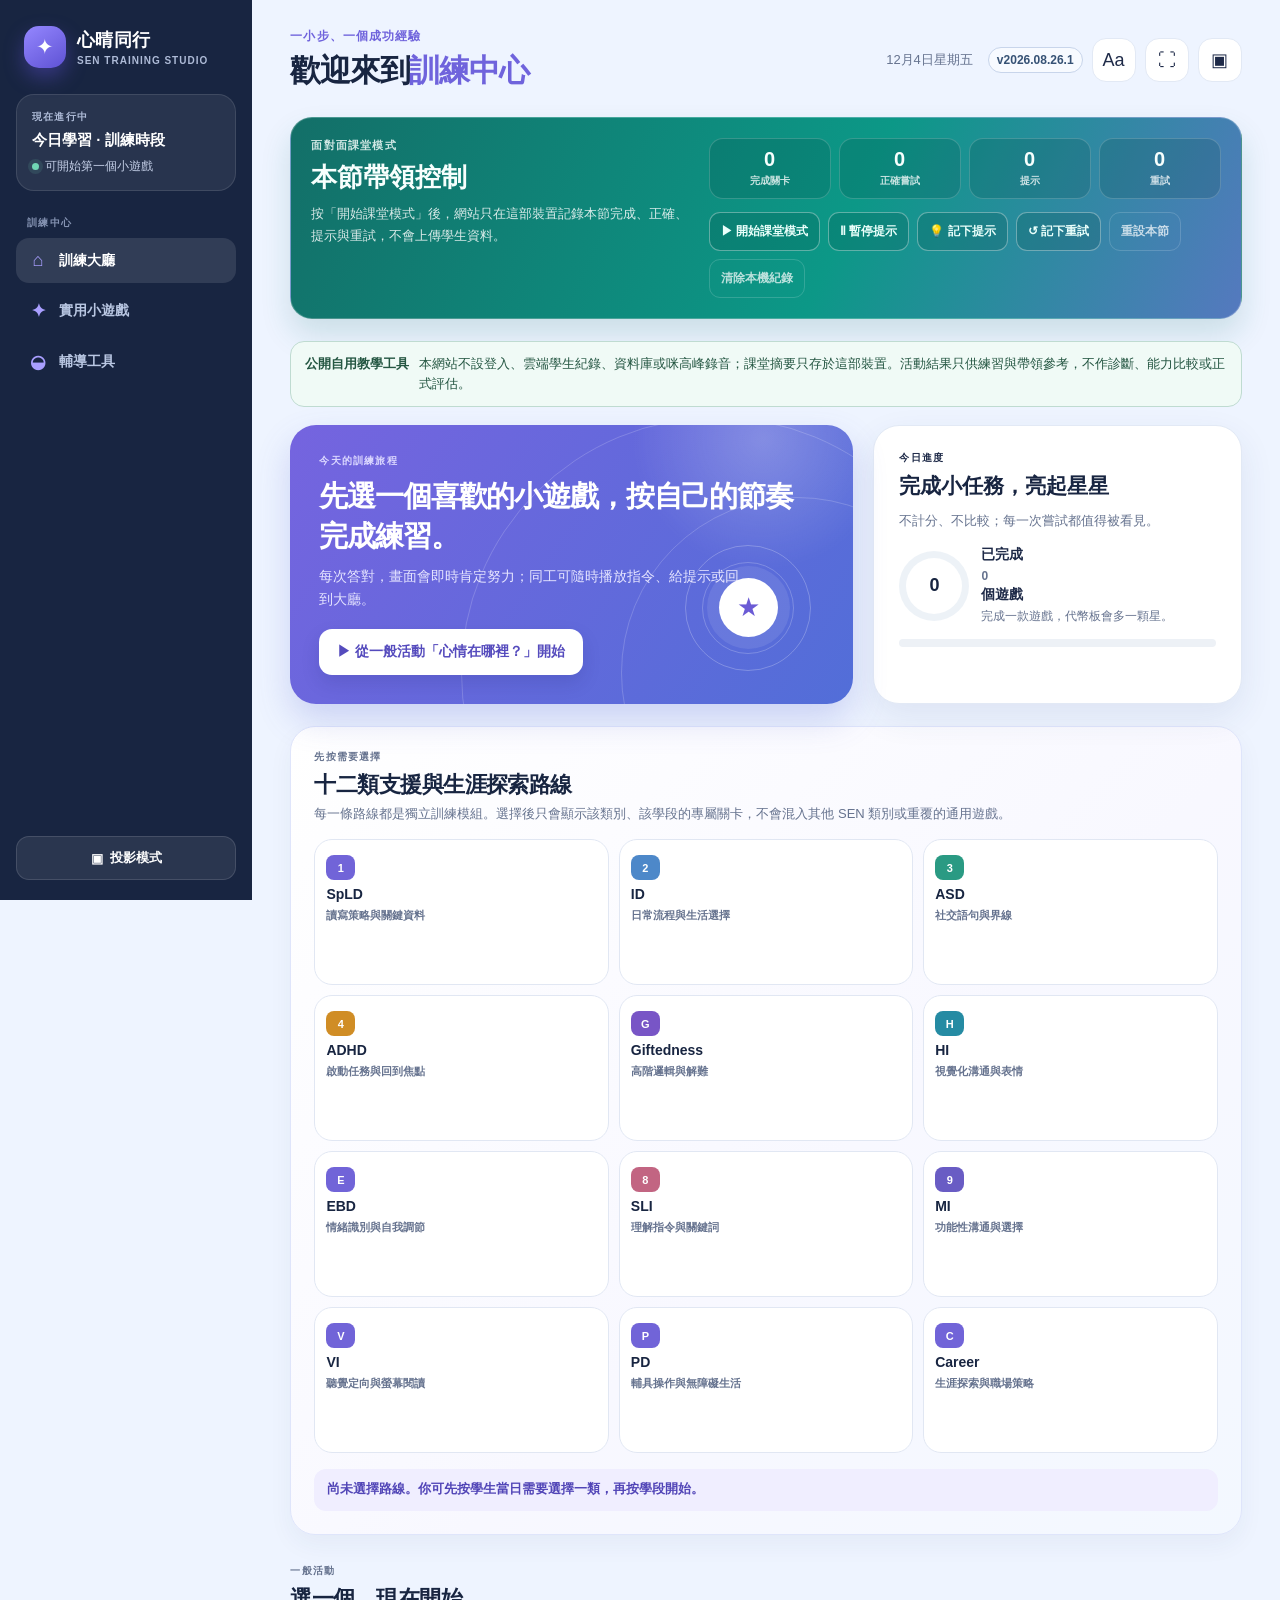
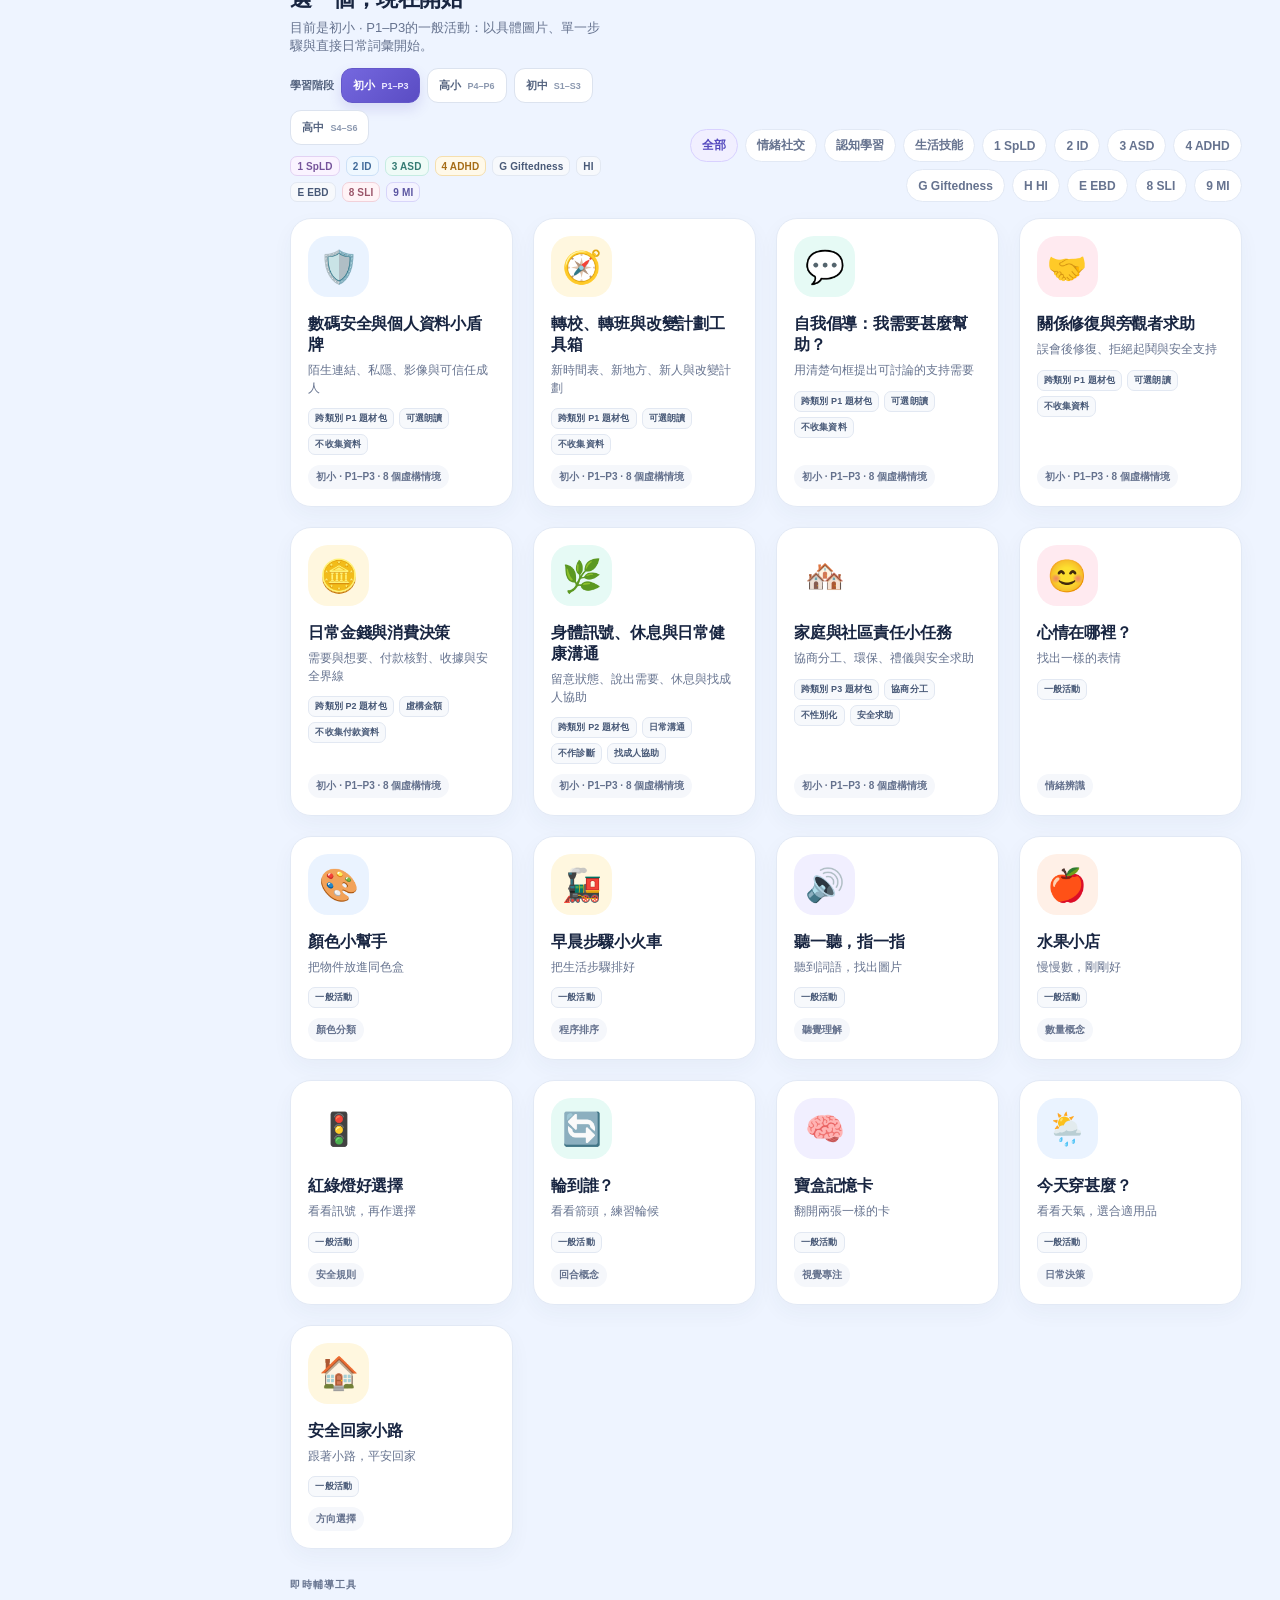
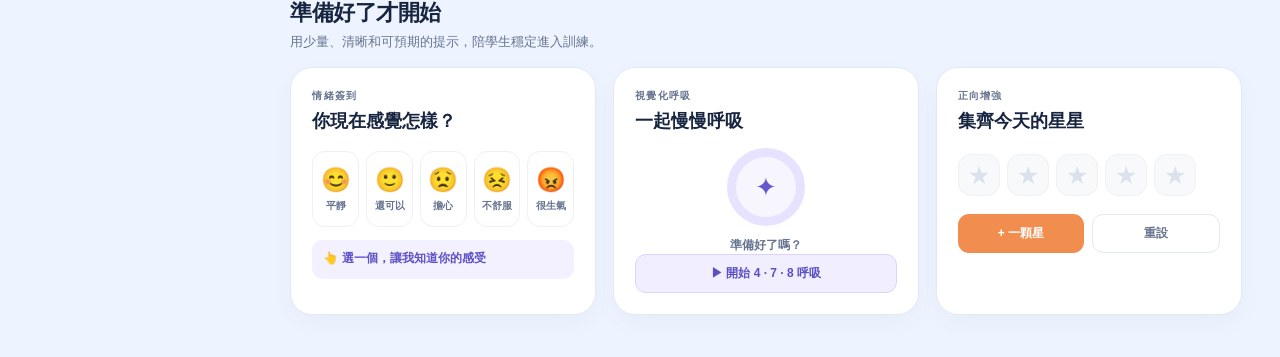
<file: index.html>
<!DOCTYPE html>
<html lang="zh-Hant">
<head>
  <meta charset="UTF-8">
  <meta name="viewport" content="width=device-width, initial-scale=1.0, viewport-fit=cover">
  <meta name="theme-color" content="#EEF4FF">
  <title>心晴同行｜SEN 訓練中心</title>
  <link rel="stylesheet" href="assets/css/sen-ui.css?v=wcag-aa-20260822">
  <link rel="stylesheet" href="assets/css/sen-interaction-polish.css?v=asd-responsive-journey-20260824">
</head>
<body>
  <a class="skip-link" href="#mainContent">跳至主要訓練內容</a>
  <div class="app-shell">
    <aside class="sidebar" aria-label="訓練中心導覽">
      <div class="brand"><div class="brand-mark" aria-hidden="true">✦</div><div><strong>心晴同行</strong><span>SEN TRAINING STUDIO</span></div></div>
      <div class="learner-card"><div class="small-label">現在進行中</div><strong>今日學習 · 訓練時段</strong><span><i class="online-dot"></i>可開始第一個小遊戲</span></div>
      <div class="nav-title">訓練中心</div>
      <nav class="side-nav">
        <button class="side-link active" type="button" data-nav="dashboard"><span>⌂</span>訓練大廳</button>
        <button class="side-link" type="button" data-nav="games"><span>✦</span>實用小遊戲</button>
        <button class="side-link" type="button" data-nav="support"><span>◒</span>輔導工具</button>
      </nav>
      <div class="side-bottom"><button class="side-action" id="projectorButton" type="button"><span>▣</span> 投影模式</button></div>
    </aside>

    <main class="main" id="mainContent" tabindex="-1">
      <section id="dashboardView">
        <header class="topbar">
          <div><p>一小步、一個成功經驗</p><h1 id="dashboardTitle" tabindex="-1">歡迎來到<span>訓練中心</span></h1></div>
          <div class="top-actions"><div class="date-text" id="dateText">星期四 · 8 月 20 日</div><span class="release-chip" aria-label="公開版本 2026.08.26.1">v2026.08.26.1</span><button class="icon-button" id="readableButton" type="button" aria-label="切換高辨識文字模式" aria-pressed="false">Aa</button><button class="icon-button" id="fullscreenButton" type="button" aria-label="進入全螢幕">⛶</button><button class="icon-button" id="projectorTop" type="button" aria-label="切換投影模式" aria-pressed="false">▣</button></div>
        </header>
        <section class="lesson-console" aria-labelledby="lessonConsoleTitle"><div class="lesson-copy"><p class="lesson-kicker">面對面課堂模式</p><h2 id="lessonConsoleTitle">本節帶領控制</h2><p id="lessonSummaryText">按「開始課堂模式」後，網站只在這部裝置記錄本節完成、正確、提示與重試，不會上傳學生資料。</p></div><div class="lesson-panel"><div class="lesson-stat-grid" aria-label="本節簡易記錄"><div class="lesson-stat"><strong id="lessonGames">0</strong><span>完成關卡</span></div><div class="lesson-stat"><strong id="lessonCorrect">0</strong><span>正確嘗試</span></div><div class="lesson-stat"><strong id="lessonHints">0</strong><span>提示</span></div><div class="lesson-stat"><strong id="lessonRetries">0</strong><span>重試</span></div></div><div class="lesson-actions"><button class="lesson-button" id="lessonModeToggle" type="button">▶ 開始課堂模式</button><button class="lesson-button" id="lessonPauseToggle" type="button">Ⅱ 暫停提示</button><button class="lesson-button" id="lessonAddHint" type="button">💡 記下提示</button><button class="lesson-button" id="lessonAddRetry" type="button">↺ 記下重試</button><button class="lesson-button reset" id="lessonReset" type="button">重設本節</button><button class="lesson-button reset" id="lessonClearDevice" type="button">清除本機紀錄</button></div></div></section>
        <aside class="public-use-note" role="note"><strong>公開自用教學工具</strong><span>本網站不設登入、雲端學生紀錄、資料庫或咪高峰錄音；課堂摘要只存於這部裝置。活動結果只供練習與帶領參考，不作診斷、能力比較或正式評估。</span></aside>

        <section class="welcome-strip" aria-label="今日訓練概覽">
          <article class="focus-card"><div class="small-label">今天的訓練旅程</div><h2>先選一個喜歡的小遊戲，按自己的節奏完成練習。</h2><p>每次答對，畫面會即時肯定努力；同工可隨時播放指令、給提示或回到大廳。</p><button class="primary-button" id="startSuggested" type="button">▶ 從「心情在哪裡？」開始</button><div class="focus-orbit" aria-hidden="true"><div class="focus-star">★</div></div></article>
          <article class="daily-card"><div class="small-label">今日進度</div><h2>完成小任務，亮起星星</h2><p>不計分、不比較；每一次嘗試都值得被看見。</p><div class="today-progress"><div class="progress-ring" id="progressRing"><strong id="gamesComplete">0</strong></div><div class="progress-copy"><strong>已完成 <span id="gamesCompleteText">0</span> 個遊戲</strong><span>完成一款遊戲，代幣板會多一顆星。</span></div></div><div class="small-progress"><span id="completionBar"></span></div></article>
        </section>

        <section class="pathway-section" aria-labelledby="pathwayTitle">
          <div class="section-head"><div><div class="small-label">先按需要選擇</div><h2 id="pathwayTitle">十二類支援與生涯探索路線</h2><p>每一條路線都是獨立訓練模組。選擇後只會顯示該類別、該學段的專屬關卡，不會混入其他 SEN 類別或重覆的通用遊戲。</p></div></div>
          <div class="pathway-grid" role="group" aria-label="選擇 SEN 支援訓練路線">
            <button class="pathway-card" type="button" data-type="1" aria-pressed="false"><span class="pathway-code">1</span><strong>SpLD</strong><span>讀寫策略與關鍵資料</span></button>
            <button class="pathway-card" type="button" data-type="2" aria-pressed="false"><span class="pathway-code">2</span><strong>ID</strong><span>日常流程與生活選擇</span></button>
            <button class="pathway-card" type="button" data-type="3" aria-pressed="false"><span class="pathway-code">3</span><strong>ASD</strong><span>社交語句與界線</span></button>
            <button class="pathway-card" type="button" data-type="4" aria-pressed="false"><span class="pathway-code">4</span><strong>ADHD</strong><span>啟動任務與回到焦點</span></button><button class="pathway-card" type="button" data-type="G" aria-pressed="false"><span class="pathway-code">G</span><strong>Giftedness</strong><span>高階邏輯與解難</span></button><button class="pathway-card" type="button" data-type="H" aria-pressed="false"><span class="pathway-code">H</span><strong>HI</strong><span>視覺化溝通與表情</span></button><button class="pathway-card" type="button" data-type="E" aria-pressed="false"><span class="pathway-code">E</span><strong>EBD</strong><span>情緒識別與自我調節</span></button>
            <button class="pathway-card" type="button" data-type="8" aria-pressed="false"><span class="pathway-code">8</span><strong>SLI</strong><span>理解指令與關鍵詞</span></button>
            <button class="pathway-card" type="button" data-type="9" aria-pressed="false"><span class="pathway-code">9</span><strong>MI</strong><span>功能性溝通與選擇</span></button><button class="pathway-card" type="button" data-type="V" aria-pressed="false"><span class="pathway-code">V</span><strong>VI</strong><span>聽覺定向與螢幕閱讀</span></button><button class="pathway-card" type="button" data-type="P" aria-pressed="false"><span class="pathway-code">P</span><strong>PD</strong><span>輔具操作與無障礙生活</span></button><button class="pathway-card" type="button" data-type="C" aria-pressed="false"><span class="pathway-code">C</span><strong>Career</strong><span>生涯探索與職場策略</span></button>
          </div>
          <div class="pathway-status" id="pathwayStatus" role="status" aria-live="polite" aria-atomic="true">尚未選擇路線。你可先按學生當日需要選擇一類，再按學段開始。</div>
        </section>

        <div class="section-head" id="gamesAnchor"><div><div class="small-label" id="gamesKicker">一般活動</div><h2 id="gamesTitle" tabindex="-1">選一個，現在開始</h2><p id="stageGuide">目前是初小的一般活動：以具體圖片、單一步驟與直接日常詞彙開始。</p><div class="level-row" role="group" aria-label="選擇學習階段"><span class="level-intro">學習階段</span><button class="level-button active" type="button" data-stage="lower" aria-pressed="true">初小 <small>P1–P3</small></button><button class="level-button" type="button" data-stage="upper" aria-pressed="false">高小 <small>P4–P6</small></button><button class="level-button" type="button" data-stage="junior" aria-pressed="false">初中 <small>S1–S3</small></button><button class="level-button" type="button" data-stage="senior" aria-pressed="false">高中 <small>S4–S6</small></button></div><div class="support-key" id="supportKey"><span class="support-badge" data-code="1">1 SpLD</span><span class="support-badge" data-code="2">2 ID</span><span class="support-badge" data-code="3">3 ASD</span><span class="support-badge" data-code="4">4 ADHD</span><span class="support-badge" data-code="G">G Giftedness</span><span class="support-badge" data-code="H">HI</span><span class="support-badge" data-code="E">E EBD</span><span class="support-badge" data-code="8">8 SLI</span><span class="support-badge" data-code="9">9 MI</span></div></div><div class="filter-row" role="group" aria-label="小遊戲分類與支援標記"><button class="filter-button active" type="button" data-filter="all" aria-pressed="true">全部</button><button class="filter-button" type="button" data-filter="emotion" aria-pressed="false">情緒社交</button><button class="filter-button" type="button" data-filter="cognition" aria-pressed="false">認知學習</button><button class="filter-button" type="button" data-filter="life" aria-pressed="false">生活技能</button><button class="filter-button" type="button" data-filter="support-1" aria-pressed="false">1 SpLD</button><button class="filter-button" type="button" data-filter="support-2" aria-pressed="false">2 ID</button><button class="filter-button" type="button" data-filter="support-3" aria-pressed="false">3 ASD</button><button class="filter-button" type="button" data-filter="support-4" aria-pressed="false">4 ADHD</button><button class="filter-button" type="button" data-filter="support-G" aria-pressed="false">G Giftedness</button><button class="filter-button" type="button" data-filter="support-H" aria-pressed="false">H HI</button><button class="filter-button" type="button" data-filter="support-E" aria-pressed="false">E EBD</button><button class="filter-button" type="button" data-filter="support-8" aria-pressed="false">8 SLI</button><button class="filter-button" type="button" data-filter="support-9" aria-pressed="false">9 MI</button></div></div>
        <section class="game-grid" id="gameGrid" aria-label="分齡訓練遊戲"></section>

        <div class="section-head" id="supportAnchor"><div><div class="small-label">即時輔導工具</div><h2>準備好了才開始</h2><p>用少量、清晰和可預期的提示，陪學生穩定進入訓練。</p></div></div>
        <section class="support-layout" aria-label="輔導支援工具">
          <article class="support-card"><div class="small-label">情緒簽到</div><h3>你現在感覺怎樣？</h3><div class="meter-list" role="group" aria-label="選擇情緒"><button class="meter-button" type="button" data-emotion="很平靜，做得很好。"><span>😊</span>平靜</button><button class="meter-button" type="button" data-emotion="有一點緊張，但可以慢慢來。"><span>🙂</span>還可以</button><button class="meter-button" type="button" data-emotion="心裡有點亂，我們先深呼吸。"><span>😟</span>擔心</button><button class="meter-button" type="button" data-emotion="很不舒服，我們先停一停。"><span>😣</span>不舒服</button><button class="meter-button" type="button" data-emotion="情緒太滿了，先安全地停下來。"><span>😡</span>很生氣</button></div><div class="support-note" id="emotionNote">👆 選一個，讓我知道你的感受</div></article>
          <article class="support-card"><div class="small-label">視覺化呼吸</div><h3>一起慢慢呼吸</h3><div class="pace-display"><div class="pace-ball" id="paceBall">✦</div></div><div class="pace-text" id="paceText">準備好了嗎？</div><button class="outline-button" id="paceButton" type="button">▶ 開始 4 · 7 · 8 呼吸</button></article>
          <article class="support-card"><div class="small-label">正向增強</div><h3>集齊今天的星星</h3><div class="token-stars" role="img" aria-label="已獲得的星星"><div class="token">★</div><div class="token">★</div><div class="token">★</div><div class="token">★</div><div class="token">★</div></div><div class="token-actions"><button class="token-add" id="addToken" type="button">+ 一顆星</button><button class="token-reset" id="resetTokens" type="button">重設</button></div></article>
        </section>
      </section>

        <section id="gameView" class="game-stage hidden">
        <header class="stage-topbar"><button class="back-button" id="backToDashboard" type="button">← 回到訓練大廳</button><div class="stage-utilities"><button class="utility-button" id="stageReadable" type="button">Aa 高辨識文字</button><button class="utility-button" id="stageSound" type="button">🔊 指令聲音：開</button><button class="utility-button" id="stageHaptic" type="button">⌁ 觸覺提示：關</button></div></header>
        <section class="lesson-stagebar" aria-label="課堂帶領控制"><div class="lesson-stagecopy"><strong id="lessonStageTitle">課堂模式</strong><span id="lessonStageStats">完成 0 · 正確 0 · 提示 0 · 重試 0</span></div><div class="lesson-stage-actions"><button class="lesson-button" id="lessonPauseStage" type="button">Ⅱ 暫停</button><button class="lesson-button" id="lessonHintStage" type="button">💡 記提示</button><button class="lesson-button" id="lessonRetryStage" type="button">↺ 記重試</button></div></section>
        <section class="stage-hero"><div class="stage-intro"><div><div class="stage-breadcrumb" id="stageCategory">情緒社交</div><div class="stage-level" id="stageLevel">初小 · P1–P3</div><h2 id="stageTitle" tabindex="-1">心情在哪裡？</h2><p id="stageDescription">看一看，找出一樣的表情。</p><div class="support-badge-row" id="stageSupport"></div></div><div class="round-counter">小任務<strong id="roundNumber">1 / 3</strong></div></div><section class="adhd-dashboard" id="adhdDashboard" hidden aria-label="ADHD 專注紀錄看板"></section><section class="asd-export-panel" id="asdExportPanel" hidden aria-label="ASD 家長教師進度匯出"></section><div class="round-dots" id="roundDots" role="img" aria-label="小遊戲進度"></div></section>
        <section class="activity-card" id="activityCard"></section>
      </section>
    </main>
  </div>
  <div class="toast" id="toast" role="status" aria-live="polite"></div>

  <script src="modules/spld/spld-stage-data.js?v=spld-stage-visible-answer-audit-20260826"></script>
  <script src="modules/spld/spld-p1-lab.js?v=spld-p1-visible-answer-audit-20260826"></script>
  <script src="modules/spld/spld-p4-lab.js?v=spld-p4-visible-answer-audit-20260826"></script>
  <script src="modules/spld/spld-s1-lab.js?v=spld-s1-visible-answer-audit-20260826"></script>
  <script src="modules/spld/spld-s4-lab.js?v=spld-s4-ten-explicit-eight-20260823"></script>
  <script src="modules/spld/spld-shape-sound-meaning-bank.js?v=spld-shape-sound-stars-bank-20260824d"></script>
  <script src="modules/spld/spld-shape-sound-meaning-lab.js?v=spld-shape-sound-stars-lab-20260824d"></script>
  <script src="modules/adhd/adhd-stage-data.js"></script>
  <script src="modules/adhd/adhd-focus-lab.js?v=cross-a11y-20260822"></script>
  <script src="modules/adhd/adhd-graded-lab.js?v=graded-ready-special-20260822"></script>
  <script src="modules/adhd/adhd-fifteen-catalogue-lab.js?v=adhd-stoplight-eight-unique-20260824"></script>
  <script src="modules/asd/asd-stage-data.js"></script>
  <script src="modules/asd/asd-core-lab.js?v=asd-core-unique-prompts-20260824"></script>
  <script src="modules/asd/asd-eight-games-lab.js?v=asd-eight-rounds-20260823"></script>
  <script src="modules/asd/asd-fifteen-catalogue-lab.js?v=asd-fifteen-journey-controls-20260824"></script>
  <script src="modules/ebd/ebd-stage-data.js"></script>
  <script src="modules/ebd-mi/ebd-mi-core-lab.js?v=ebd-mi-all-stages-safe-labs-20260823"></script>
  <script src="modules/ebd/ebd-strategy-lab.js?v=ebd-strategy-runtime-unique-20260824"></script>
  <script src="modules/id/id-stage-data.js"></script>
  <script src="modules/id/id-core-lab.js?v=id-core-eight-round-audit-20260823"></script>
  <script src="modules/id/id-eight-games-lab.js?v=id-eight-unique-eight-20260824"></script>
  <script src="modules/id/id-advanced-games-lab.js?v=id-advanced-unique-eight-20260824"></script>
  <script src="modules/id/id-fifteen-catalogue-lab.js?v=id-fifteen-unique-eight-20260824"></script>
  <script src="modules/gifted-hi/gifted-hi-stage-data.js"></script>
  <script src="modules/hi/hi-eight-games-lab.js?v=hi-unique-eight-rounds-20260824"></script>
  <script src="modules/gifted/gifted-2e-lab.js?v=2e-four-stage-safe-lab-20260823"></script>
  <script src="modules/gifted/gifted-cross-sen-lab.js?v=2e-cross-sen-eight-safe-labs-20260823"></script>
  <script src="modules/gifted/gifted-eight-games-lab.js?v=gifted-eight-visible-prompt-audit-20260826"></script>
  <script src="modules/gifted/gifted-open-inquiry-lab.js?v=gifted-open-inquiry-eight-20260824"></script>
  <script src="modules/gifted/gifted-attachment-arcade.js?v=gifted-2e-attachment-tasks-v2-20260824"></script>
  <script src="modules/sli/sli-stage-data.js?v=sli-stage-unique-eight-20260824"></script>
  <script src="modules/sli/sli-core-lab.js?v=sli-core-visible-prompt-audit-20260826"></script>
  <script src="modules/sli/sli-eight-games-lab.js?v=sli-eight-on-demand-hint-20260826"></script>
  <script src="modules/sli/sli-fifteen-catalogue-lab.js?v=sli-fifteen-language-mission-board-20260824"></script>
  <script src="modules/mi/mi-stage-data.js?v=mi-stage-unique-eight-20260824"></script>
  <script src="modules/mi/mi-fifteen-catalogue-lab.js?v=mi-fifteen-support-mission-grid-20260824"></script>
  <script src="modules/accessibility/vi-pd-games-lab.js?v=pd-action-card-missions-20260824"></script>
  <script src="modules/cross-category/cross-category-strategy-lab.js?v=cross-category-mission-board-20260824"></script>
  <script src="modules/cross-category/p1-safety-transition-lab.js?v=p1-safety-transition-four-packs-20260825"></script>
  <script src="modules/cross-category/practical-literacy-lab.js?v=p3-community-practical-literacy-20260825"></script>
  <script src="modules/career/career-games-lab.js?v=career-unique-eight-rounds-20260824"></script>
  <script src="modules/eight-round-normalizer.js?v=all-pathways-eight-round-audit-20260823"></script>
  <script src="assets/js/sen-app.js?v=spld-visible-answer-audit-20260826"></script>
  <script src="assets/js/sen-interaction-layer.js?v=whole-site-interaction-20260823"></script>
</body>
</html>
</file>
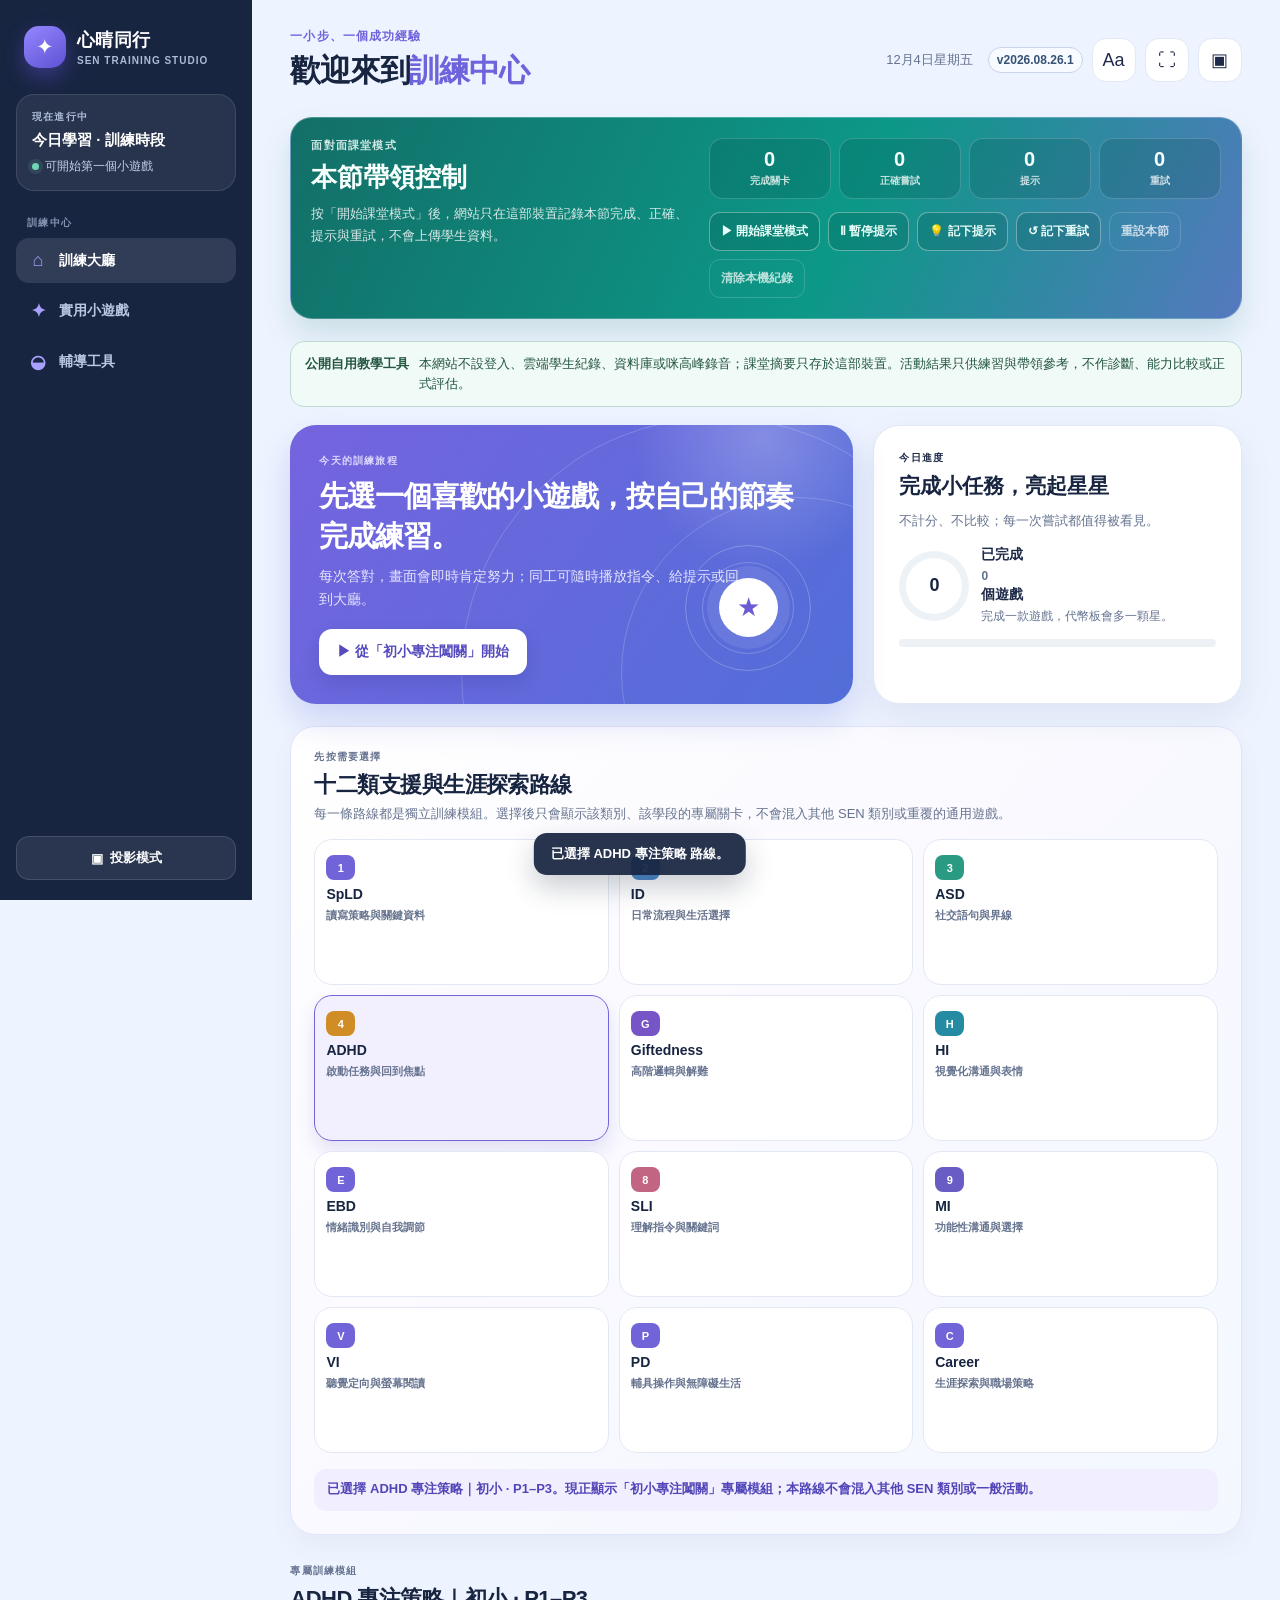
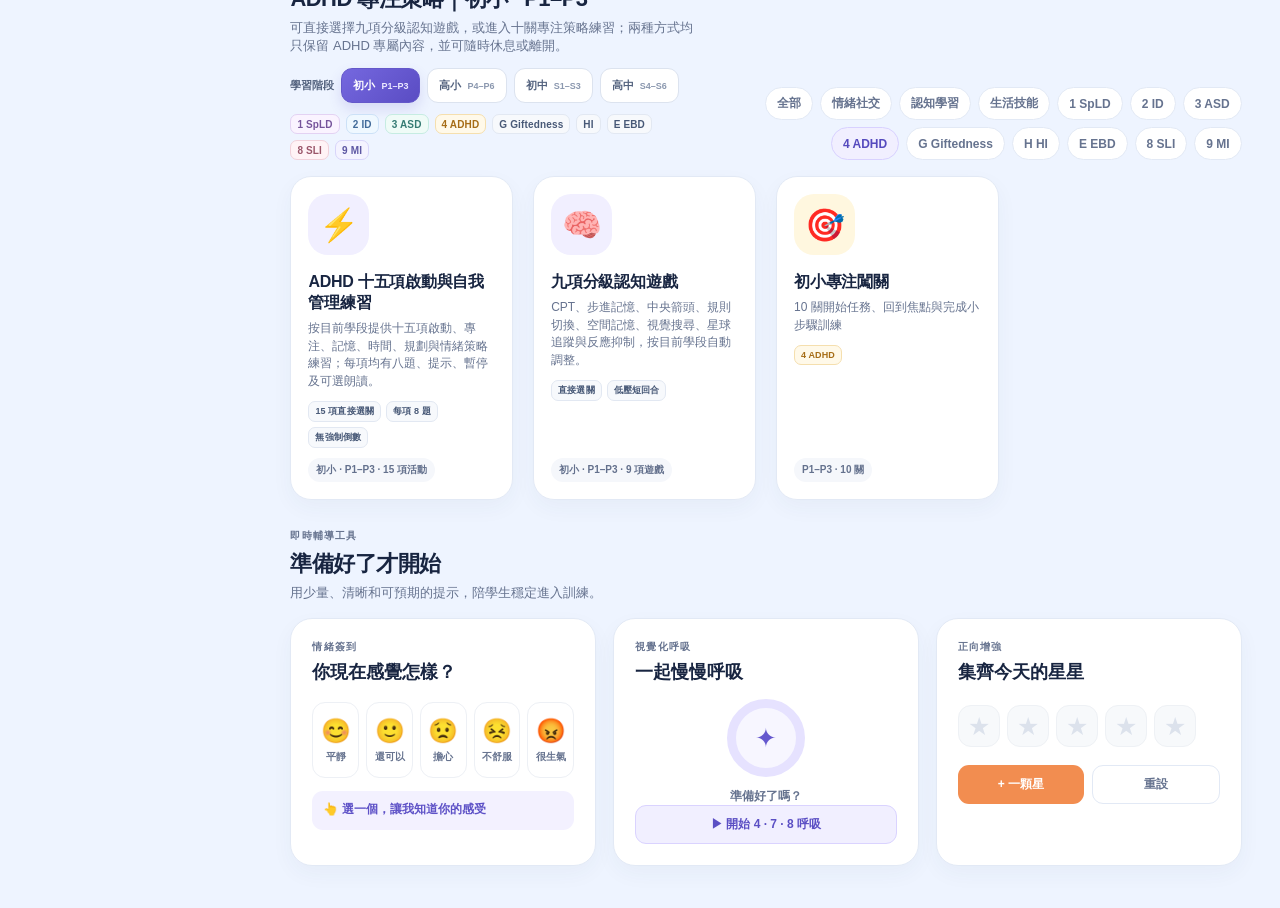
<file: modules/adhd/index.html>
<!doctype html>
<html lang="zh-Hant" data-sen-module="ADHD">
<head><meta charset="UTF-8"><meta name="viewport" content="width=device-width, initial-scale=1.0"><title>ADHD 專注訓練｜心晴同行</title><link rel="stylesheet" href="../../assets/css/sen-ui.css"></head>
<body><main class="main"><h1>ADHD 專注訓練</h1><p>正在開啟 ADHD 專屬訓練入口。</p><p><a href="../../index.html?senType=ADHD">如未自動開啟，請按此進入 ADHD 訓練。</a></p></main><script src="../core/module-entry.js"></script></body>
</html>
</file>
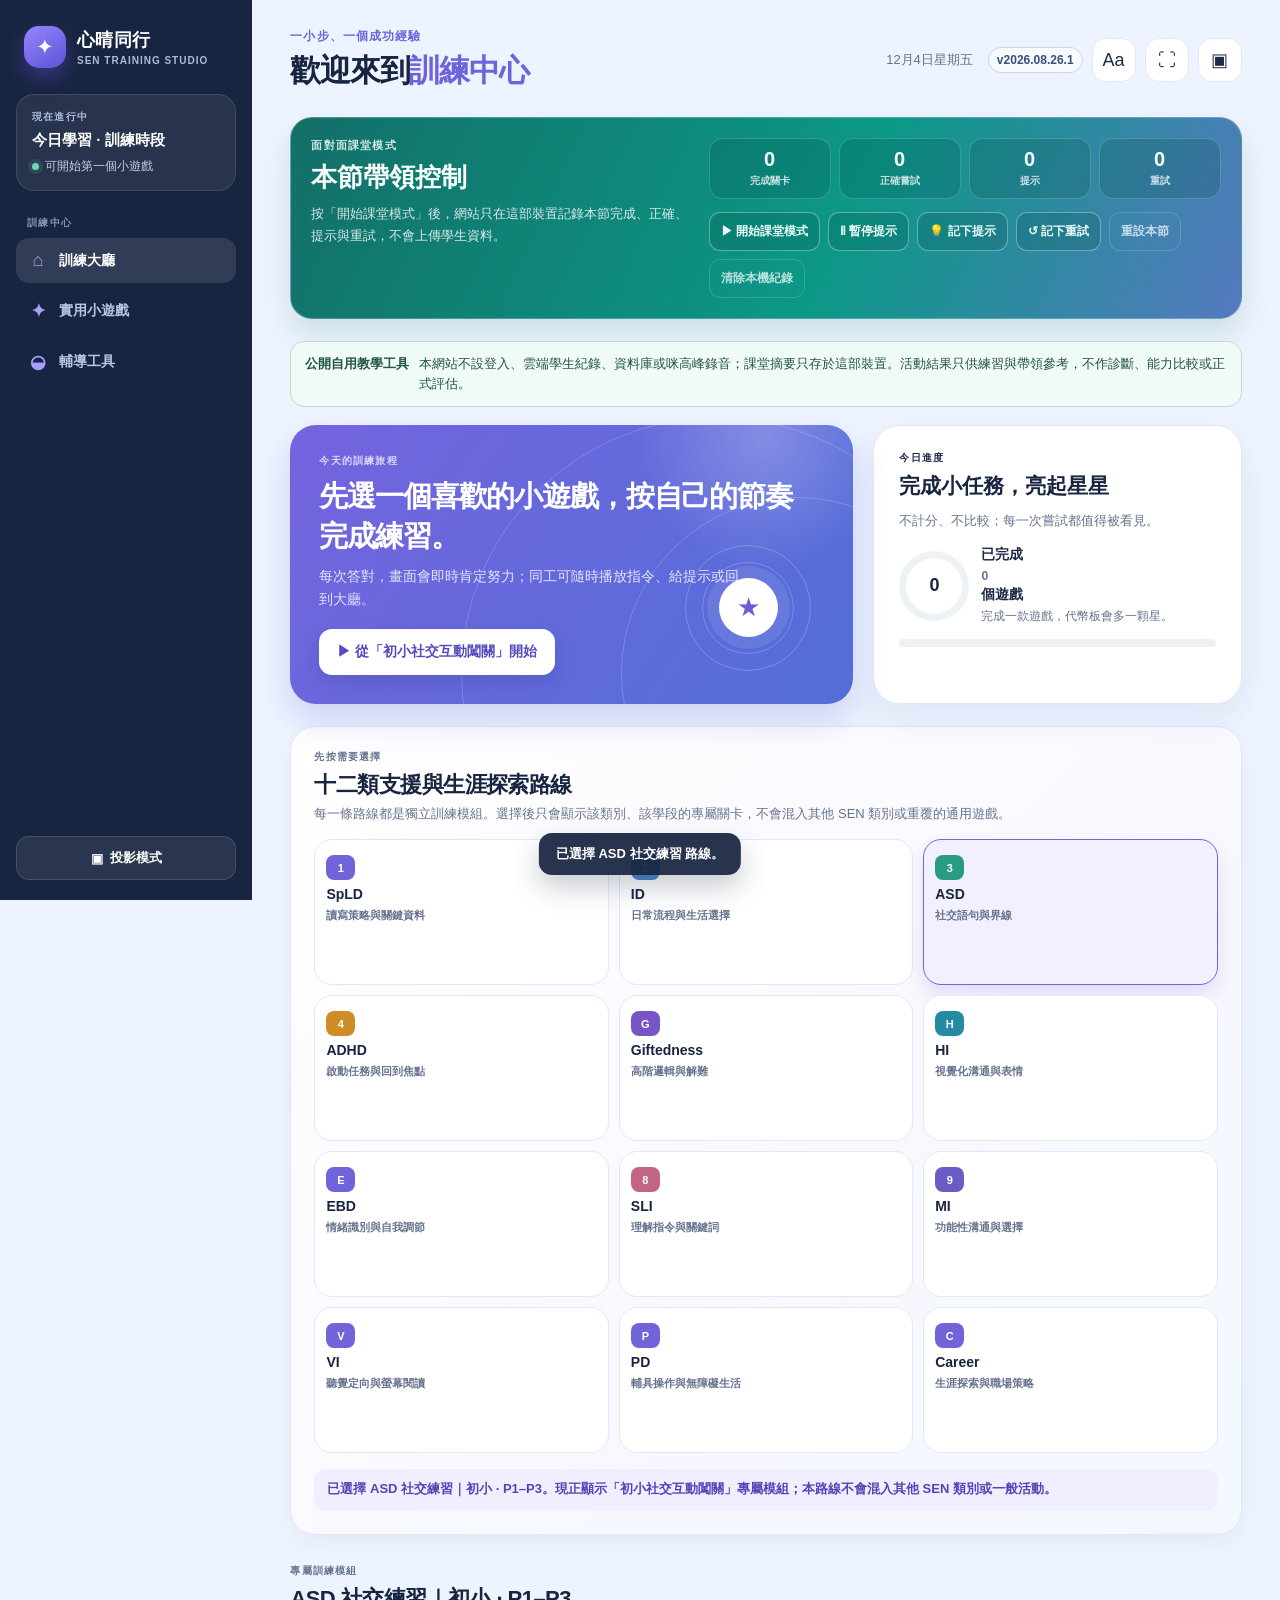
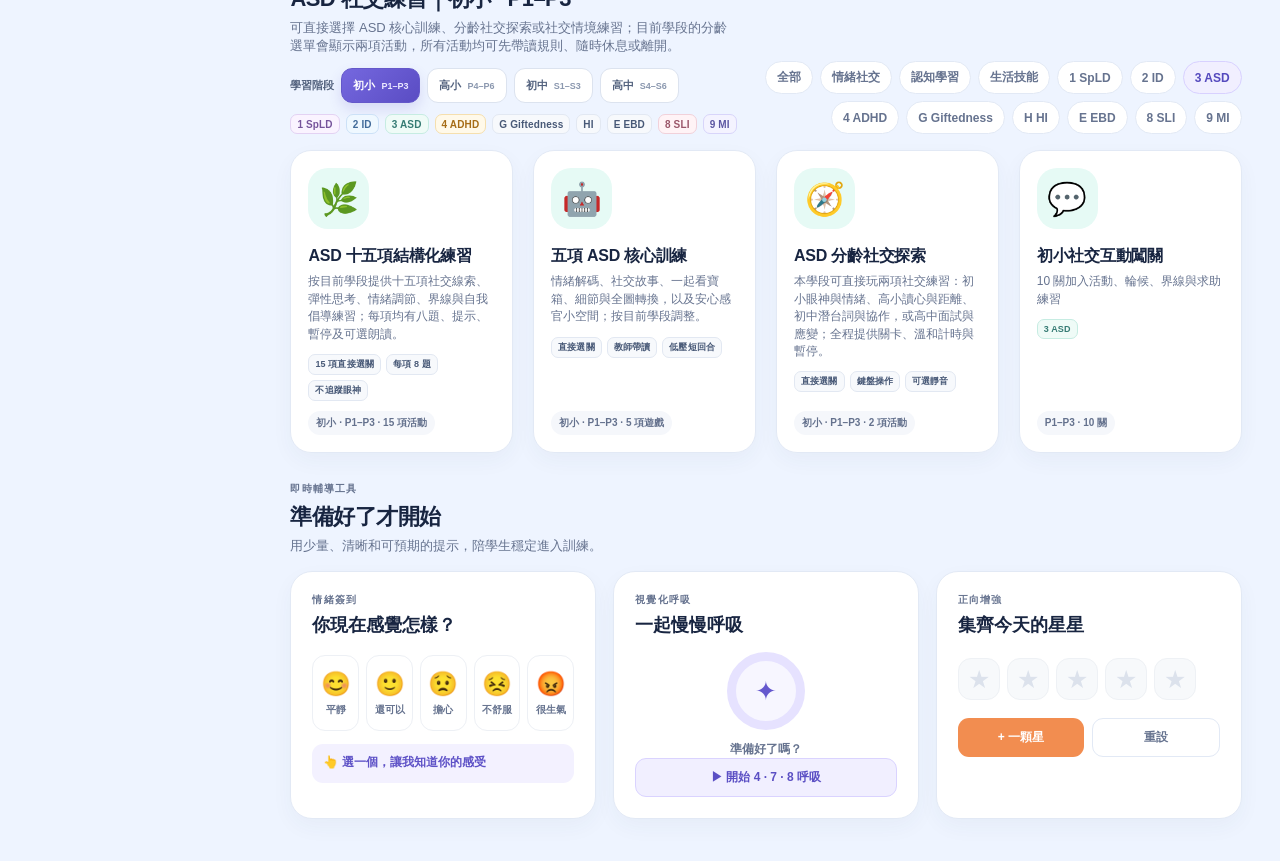
<file: modules/asd/index.html>
<!doctype html>
<html lang="zh-Hant" data-sen-module="ASD">
<head><meta charset="UTF-8"><meta name="viewport" content="width=device-width, initial-scale=1.0"><title>ASD 社交訓練｜心晴同行</title><link rel="stylesheet" href="../../assets/css/sen-ui.css"></head>
<body><main class="main"><h1>ASD 社交訓練</h1><p>正在開啟 ASD 專屬訓練入口。</p><p><a href="../../index.html?senType=ASD">如未自動開啟，請按此進入 ASD 訓練。</a></p></main><script src="../core/module-entry.js"></script></body>
</html>
</file>
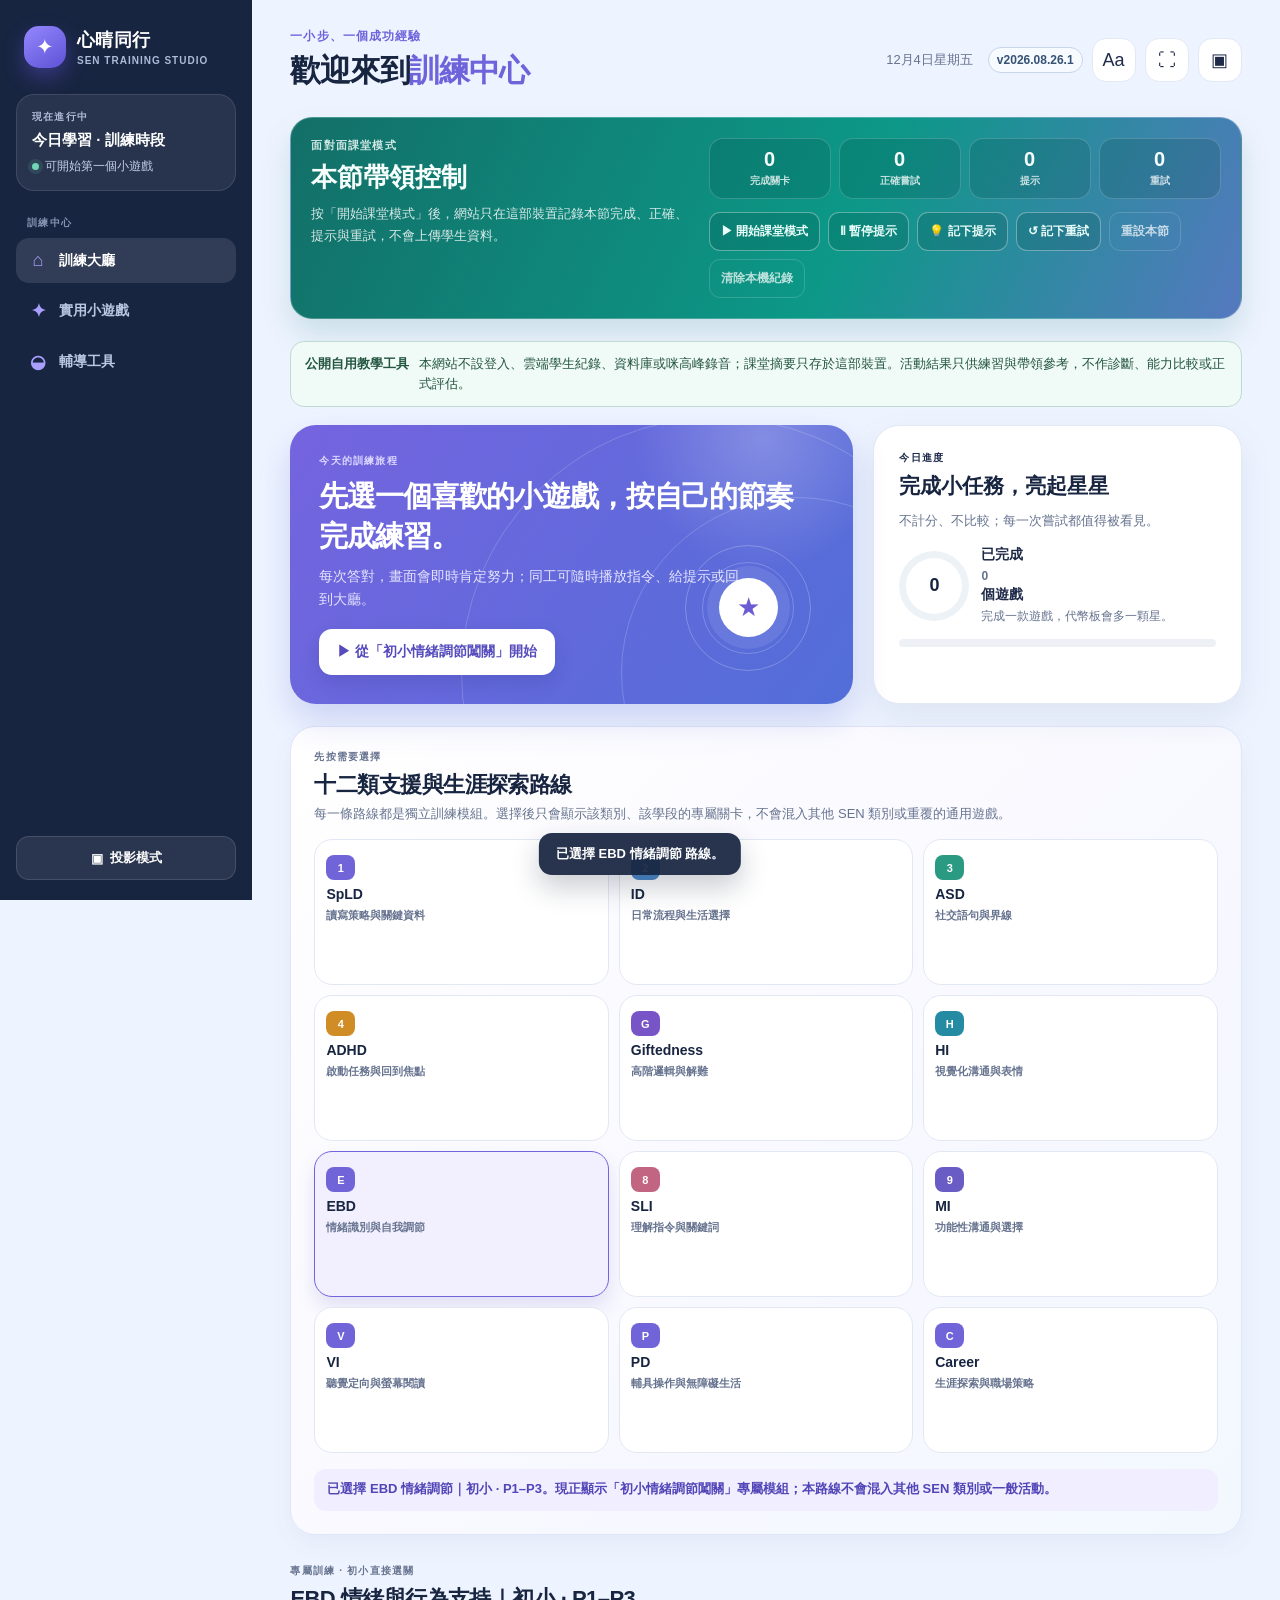
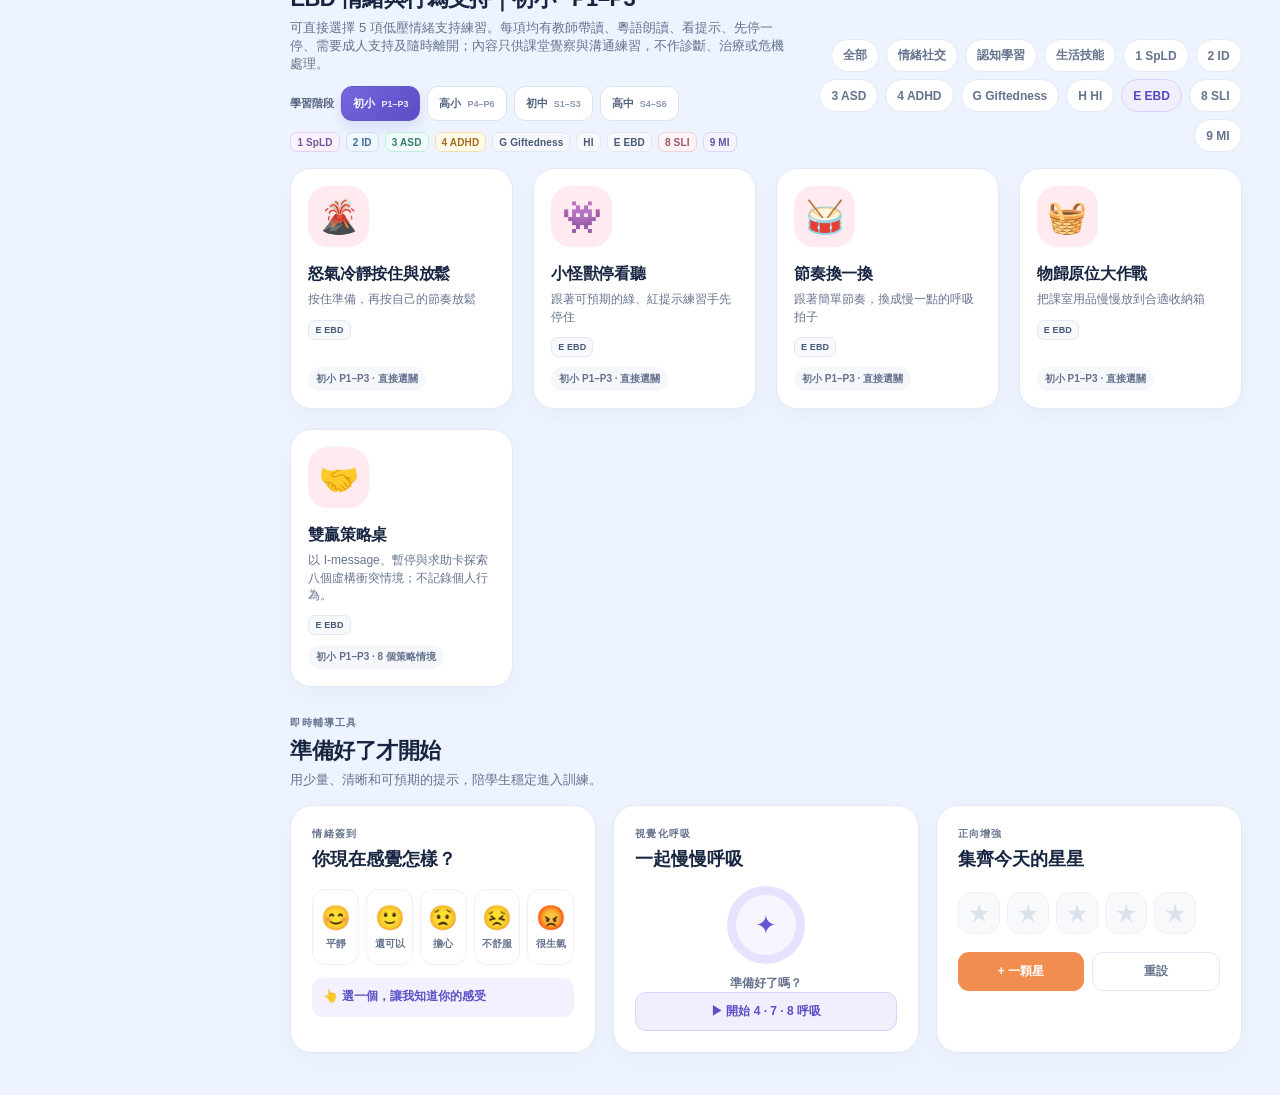
<file: modules/ebd/index.html>
<!doctype html>
<html lang="zh-Hant" data-sen-module="EBD">
<head><meta charset="UTF-8"><meta name="viewport" content="width=device-width, initial-scale=1.0"><title>EBD 情緒訓練｜心晴同行</title><link rel="stylesheet" href="../../assets/css/sen-ui.css"></head>
<body><main class="main"><h1>EBD 情緒訓練</h1><p>正在開啟 EBD 專屬訓練入口。</p><p><a href="../../index.html?senType=EBD">如未自動開啟，請按此進入 EBD 訓練。</a></p></main><script src="../core/module-entry.js"></script></body>
</html>
</file>
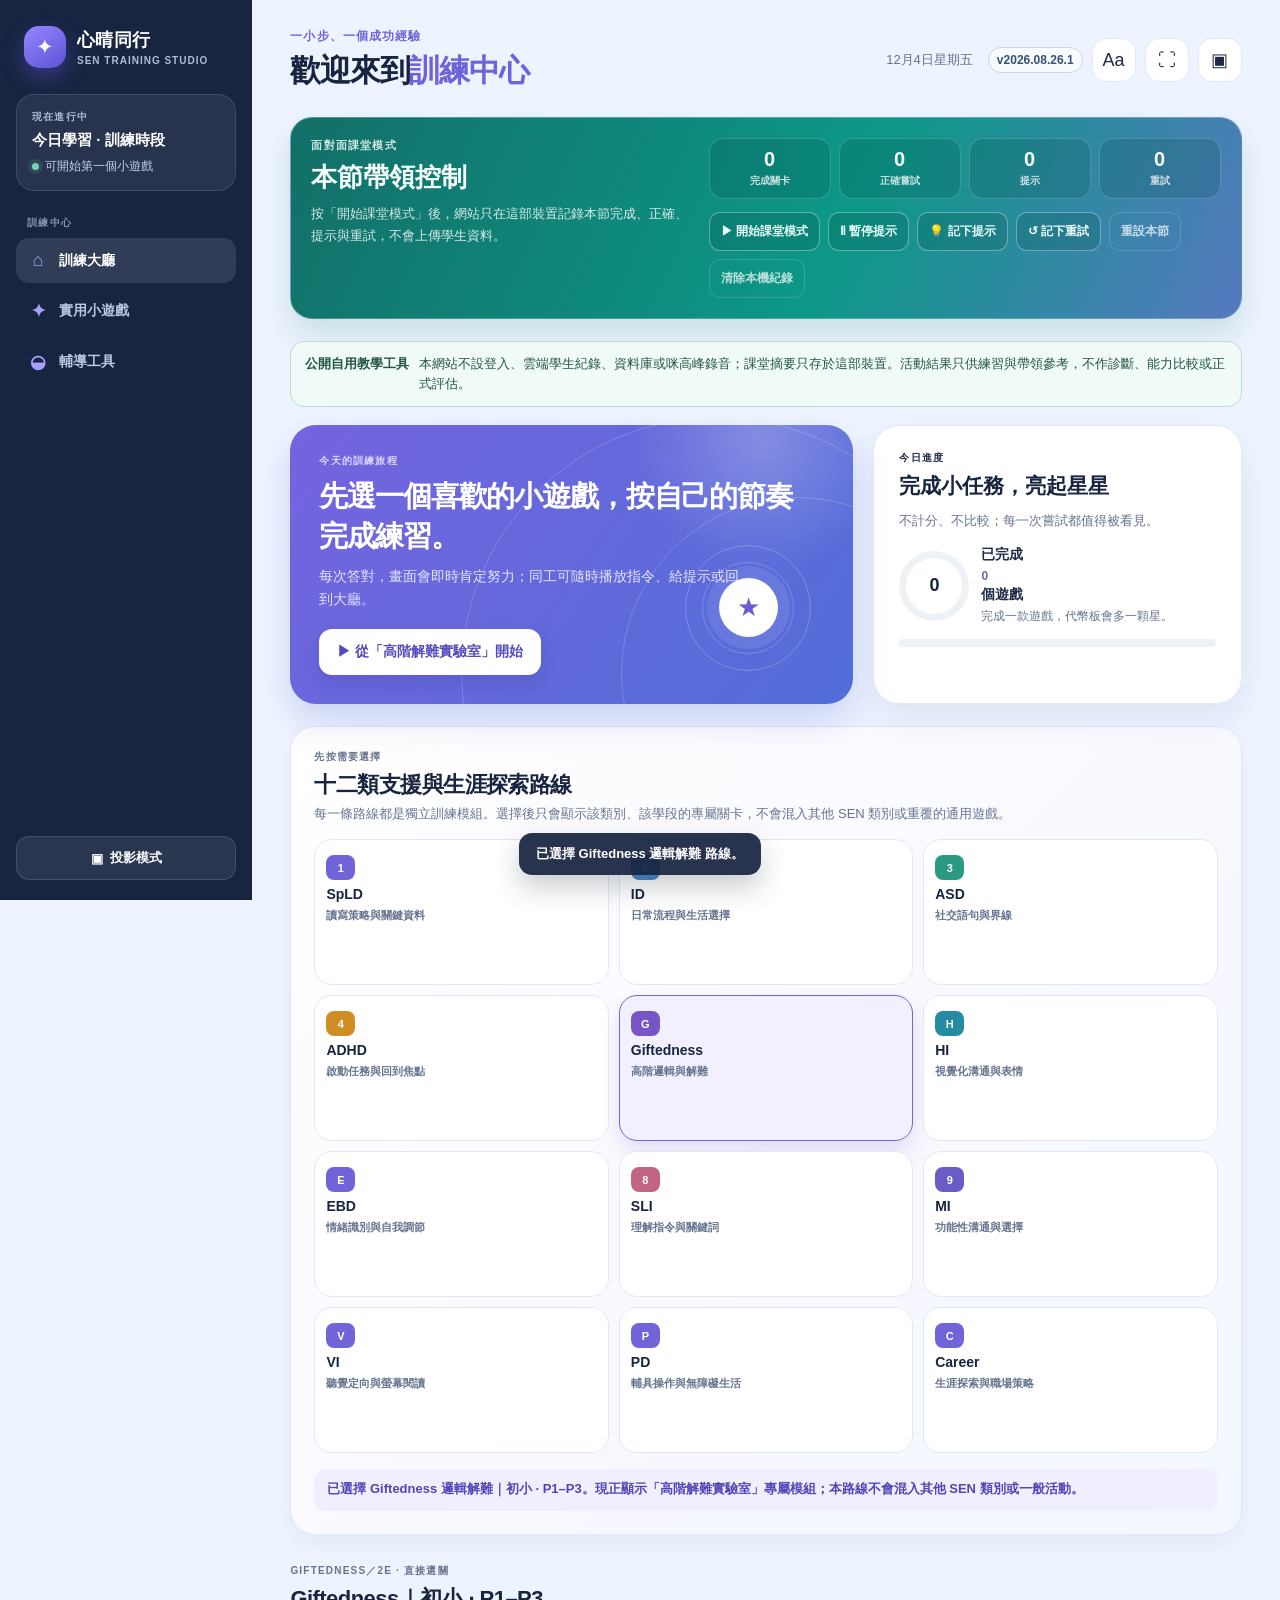
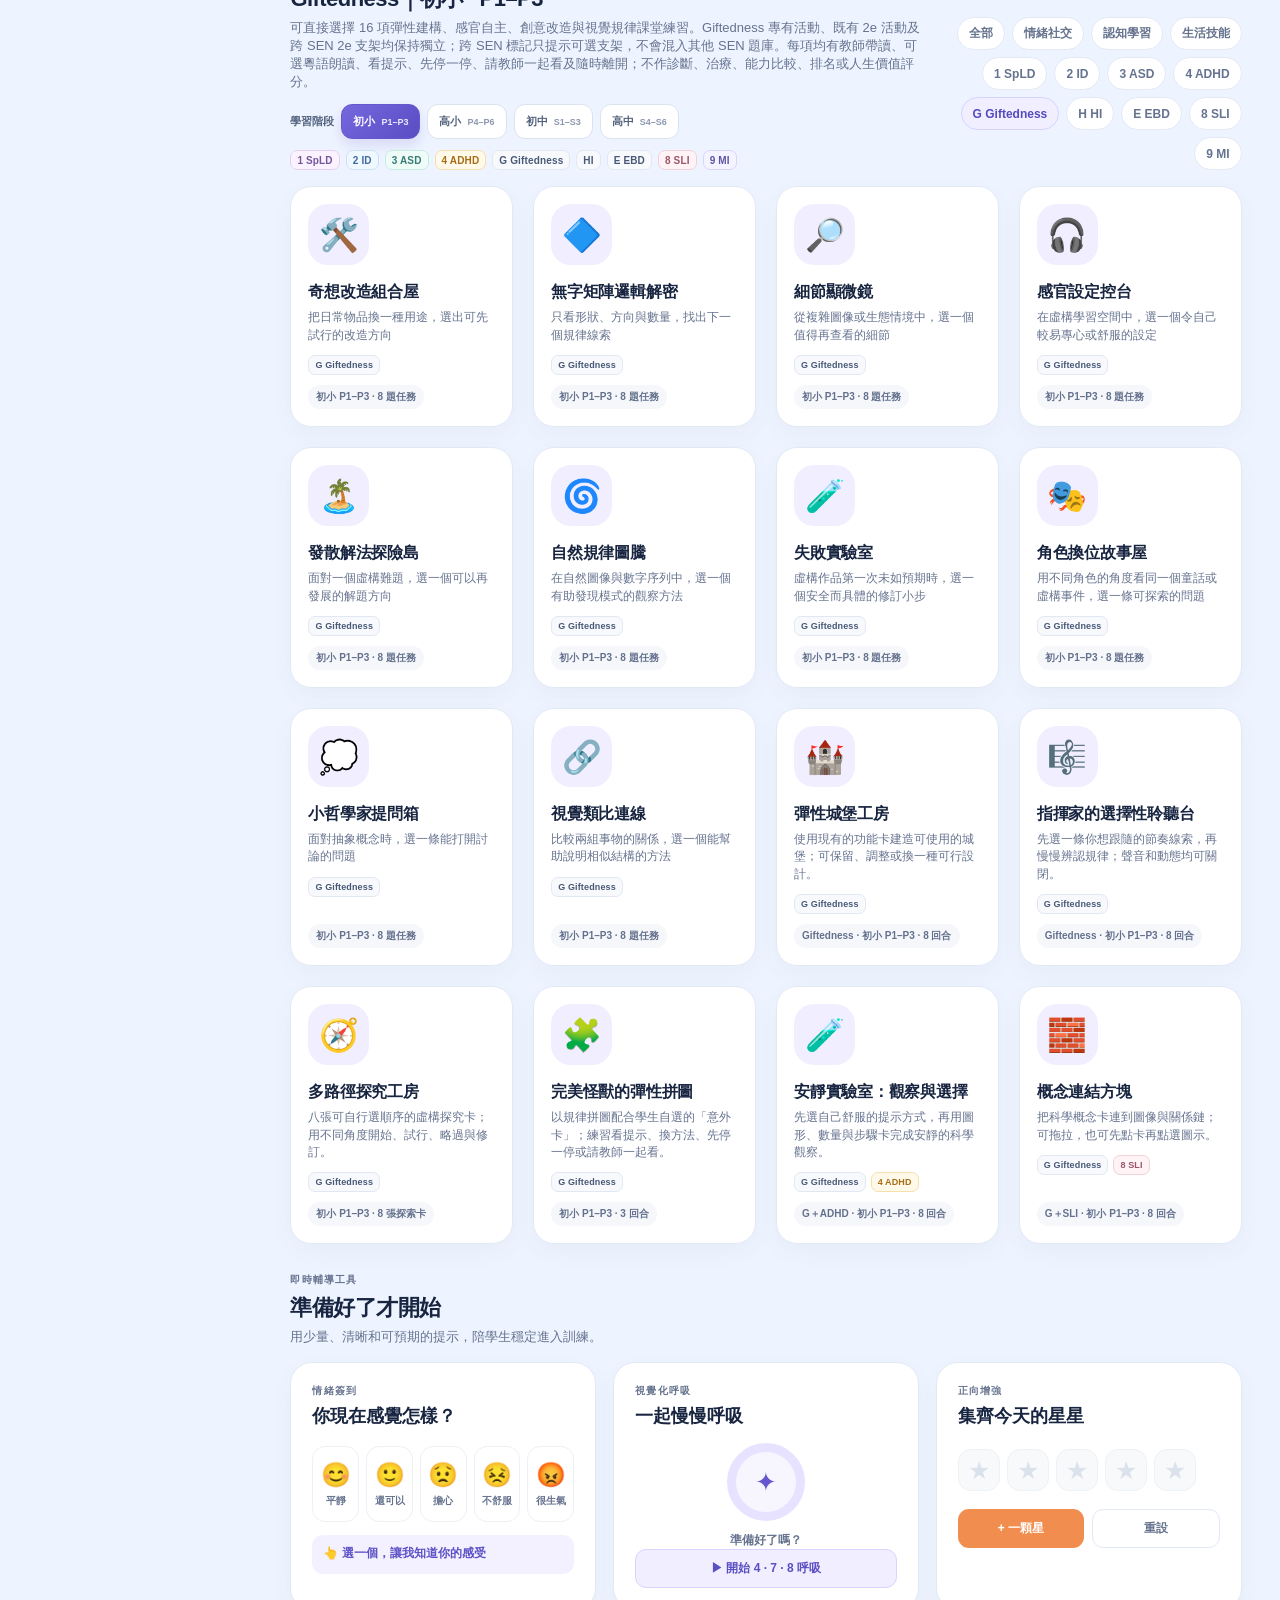
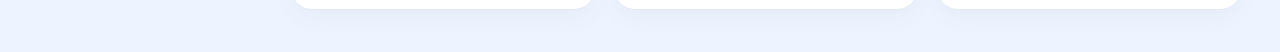
<file: modules/gifted-hi/index.html>
<!doctype html>
<html lang="zh-Hant" data-sen-module="Giftedness">
<head><meta charset="UTF-8"><meta name="viewport" content="width=device-width, initial-scale=1.0"><title>資優訓練｜心晴同行</title><link rel="stylesheet" href="../../assets/css/sen-ui.css"></head>
<body><main class="main"><h1>資優與聽力支援訓練</h1><p>正在開啟資優訓練入口。</p><p><a href="../../index.html?senType=Giftedness">如未自動開啟，請按此進入資優訓練。</a></p></main><script src="../core/module-entry.js"></script></body>
</html>
</file>
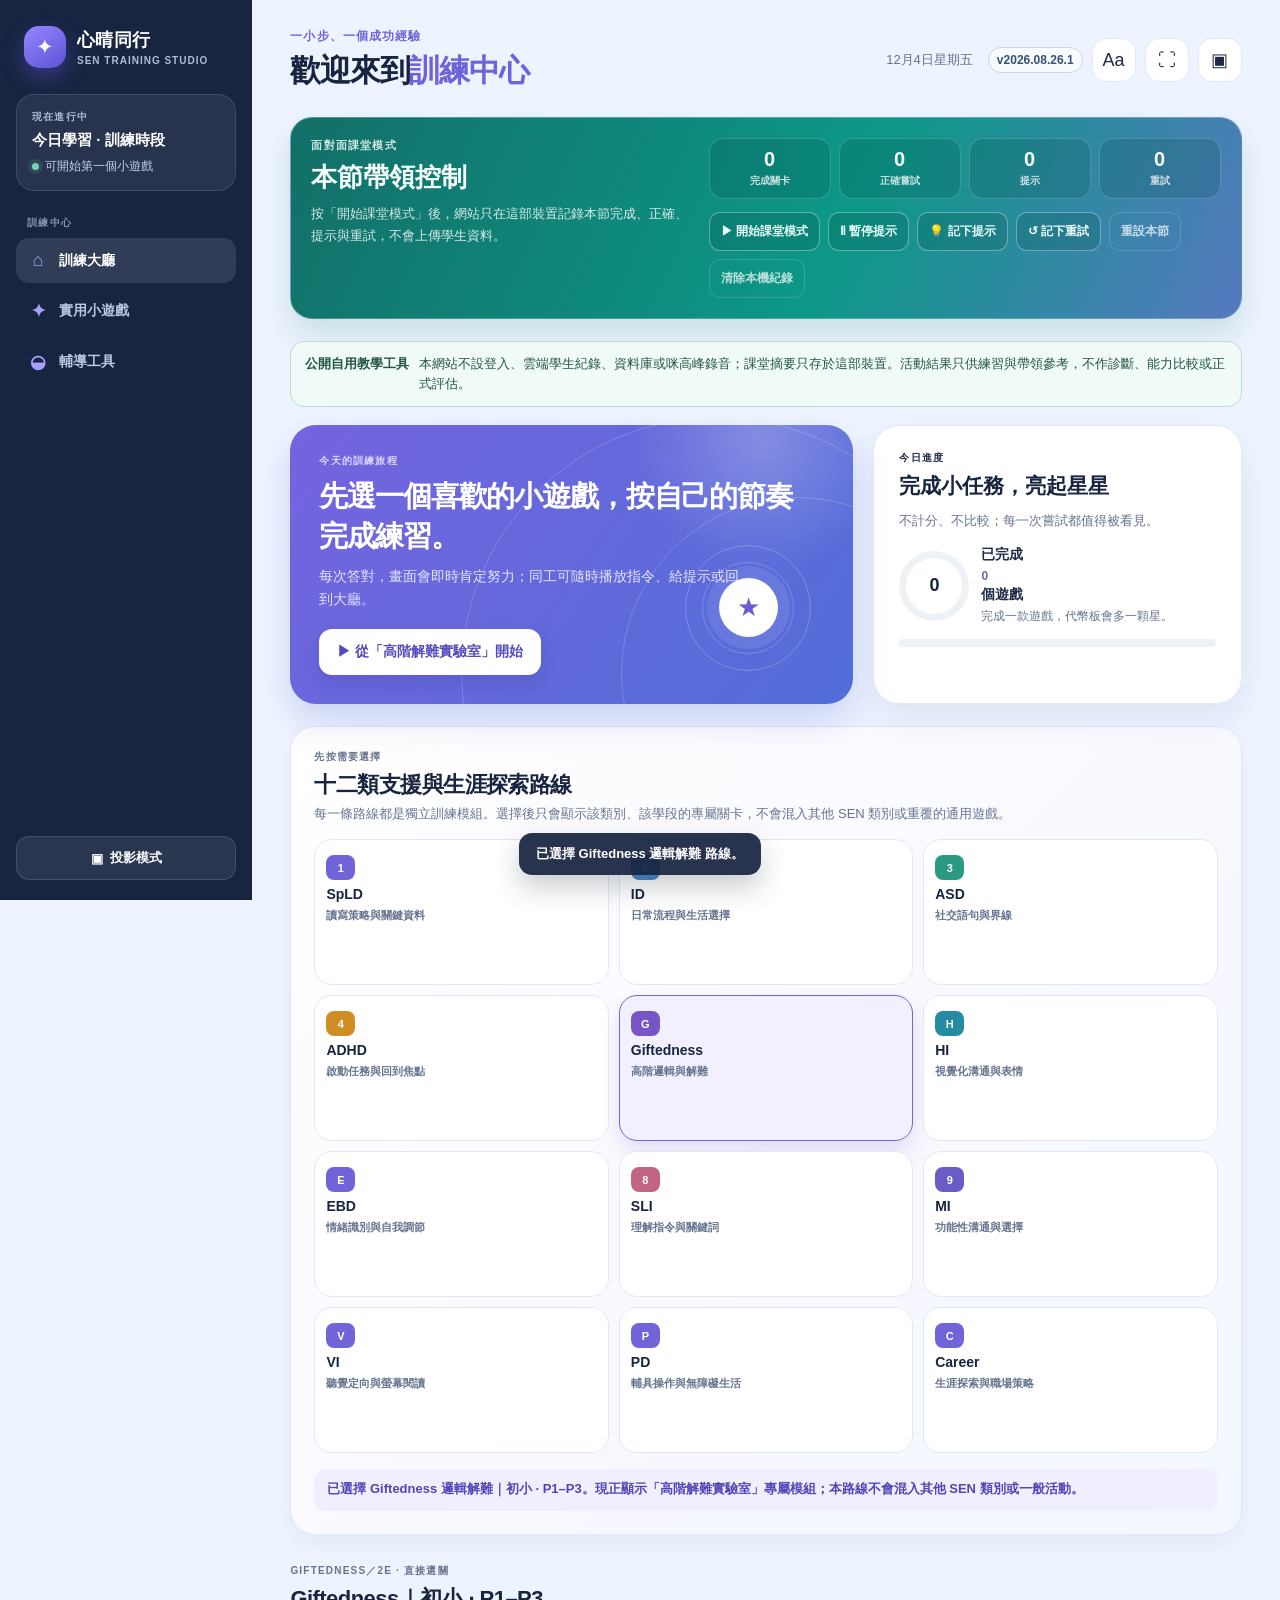
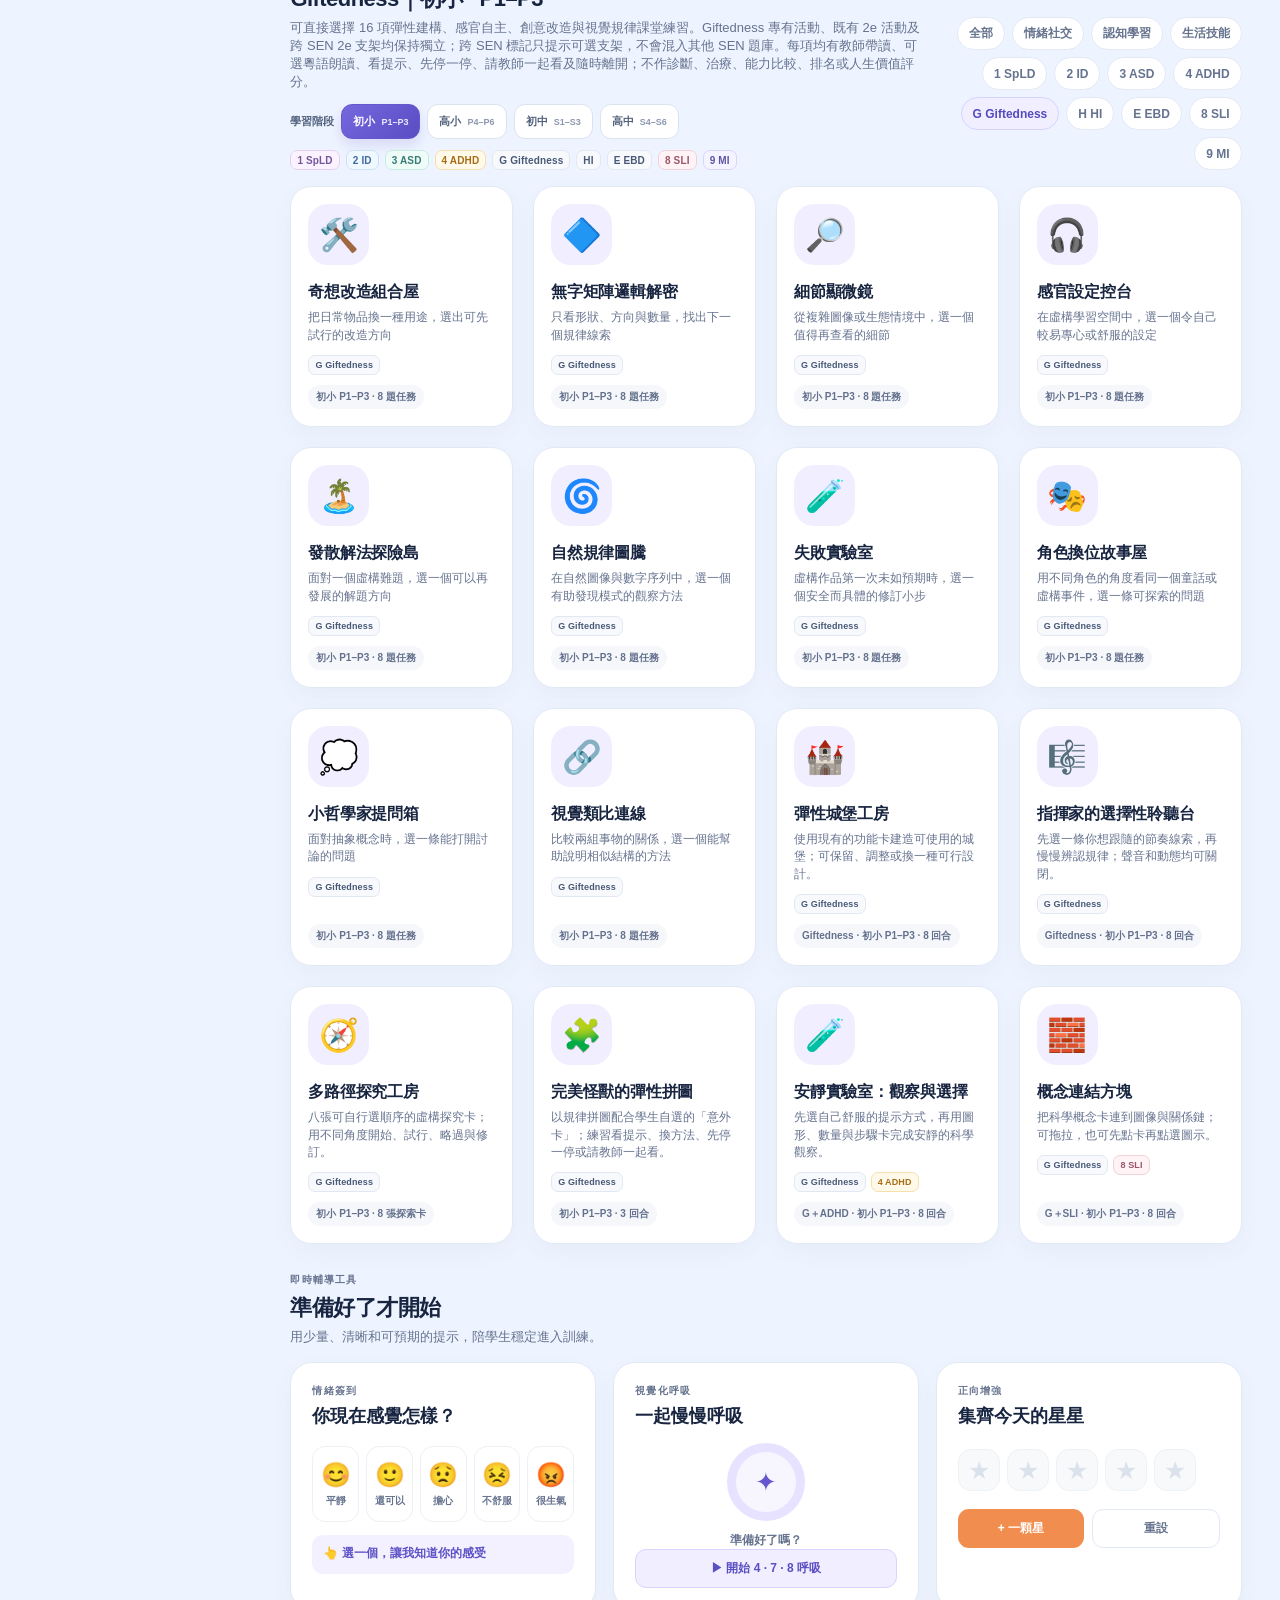
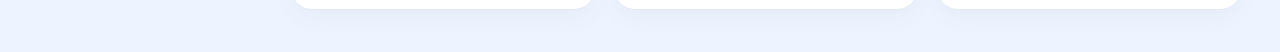
<file: modules/gifted/index.html>
<!doctype html>
<html lang="zh-Hant" data-sen-module="Giftedness">
<head><meta charset="UTF-8"><meta name="viewport" content="width=device-width, initial-scale=1.0"><title>資優解難訓練｜心晴同行</title><link rel="stylesheet" href="../../assets/css/sen-ui.css"></head>
<body><main class="main"><h1>資優解難訓練</h1><p>正在開啟資優專屬訓練入口。</p><p><a href="../../index.html?senType=Giftedness">如未自動開啟，請按此進入資優訓練。</a></p></main><script src="../core/module-entry.js"></script></body>
</html>
</file>
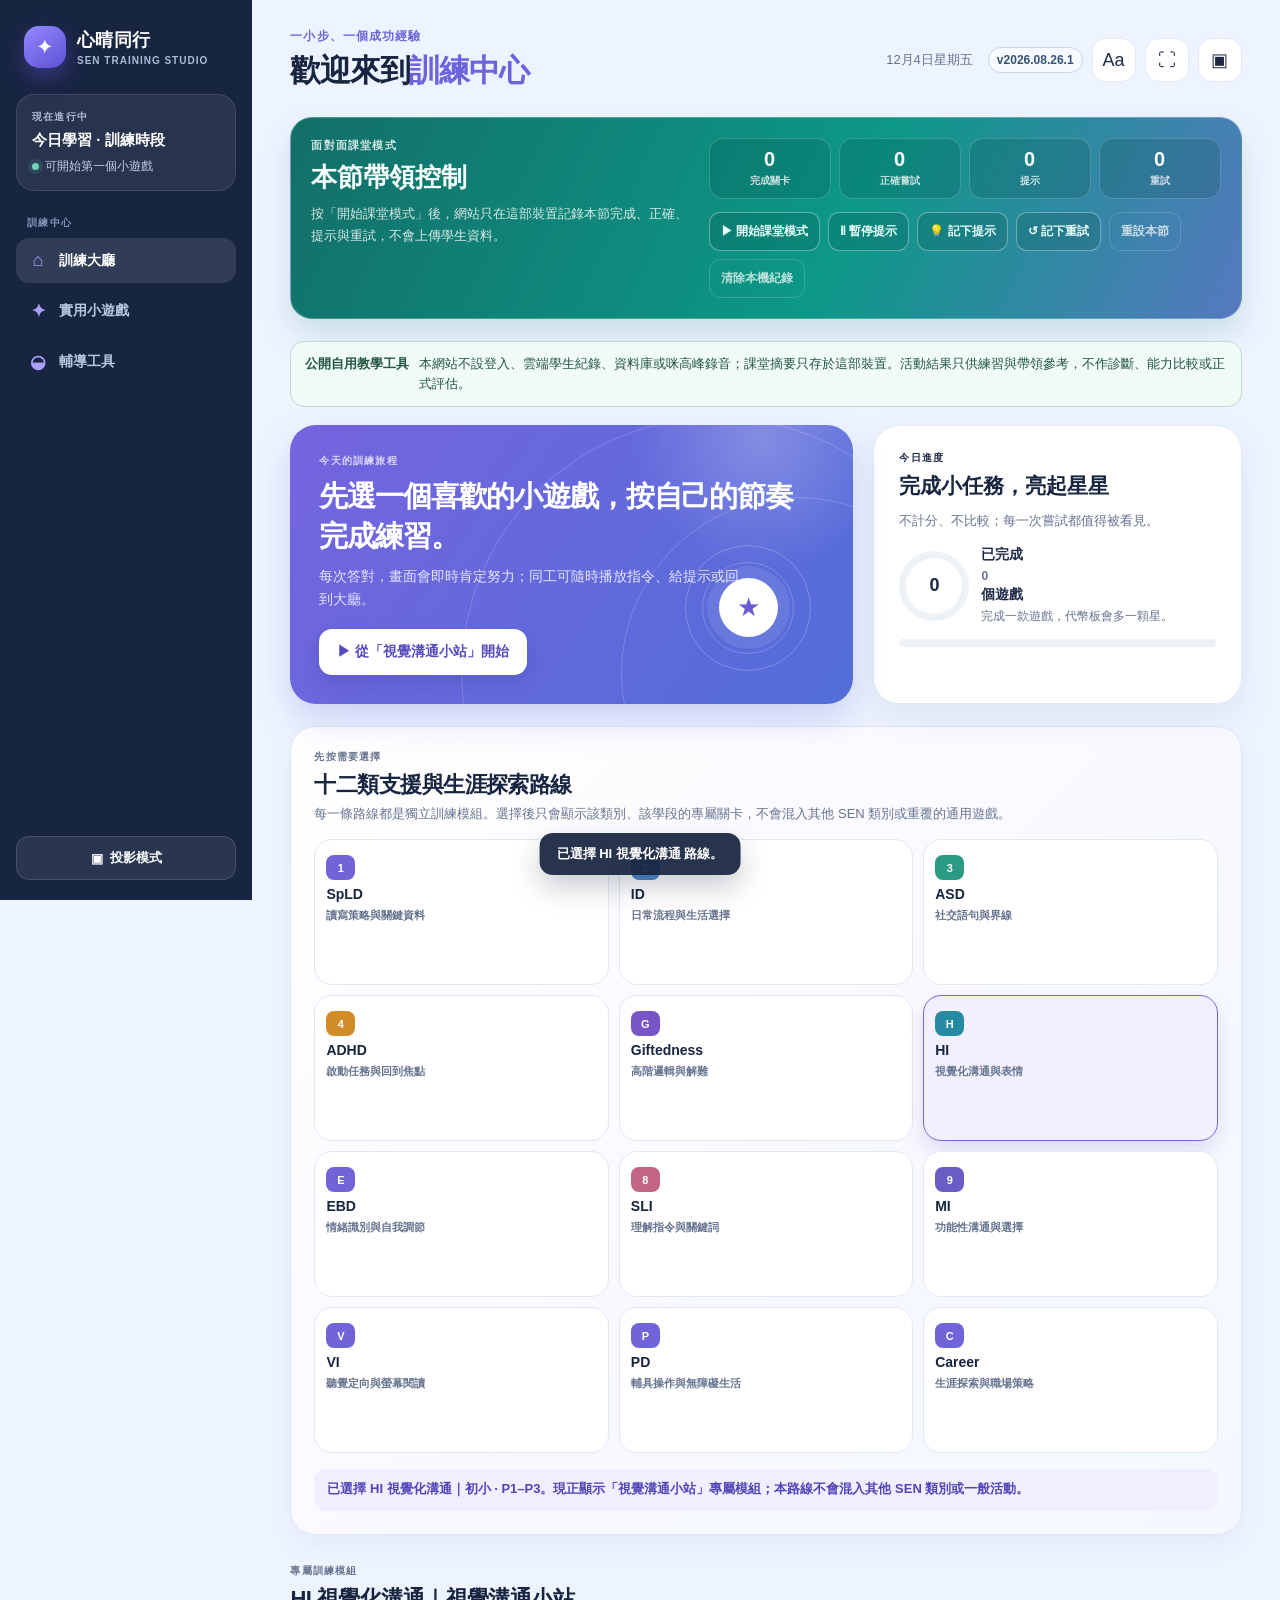
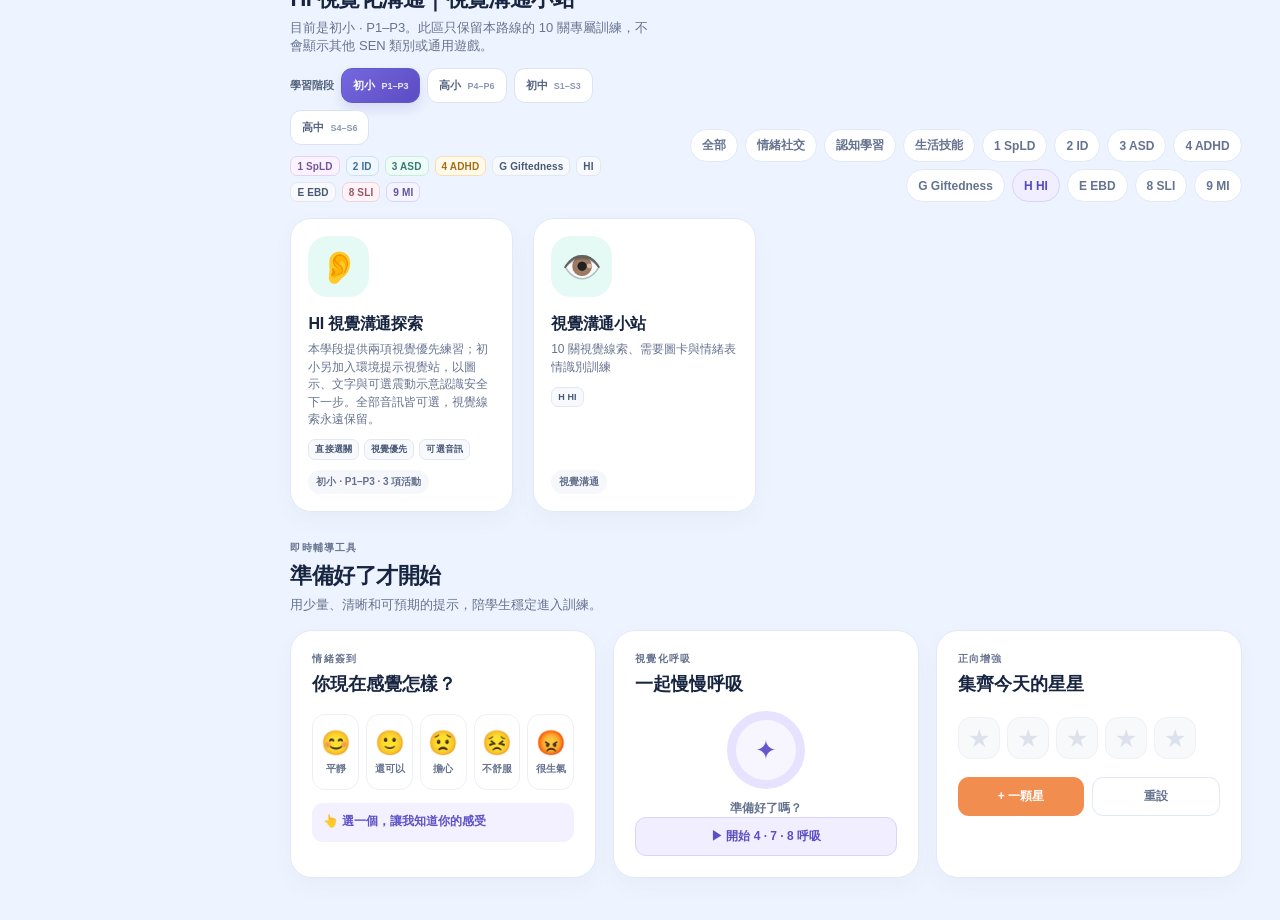
<file: modules/hi/index.html>
<!doctype html>
<html lang="zh-Hant" data-sen-module="HI">
<head><meta charset="UTF-8"><meta name="viewport" content="width=device-width, initial-scale=1.0"><title>聽力支援訓練｜心晴同行</title><link rel="stylesheet" href="../../assets/css/sen-ui.css"></head>
<body><main class="main"><h1>聽力支援訓練</h1><p>正在開啟 HI 專屬訓練入口。</p><p><a href="../../index.html?senType=HI">如未自動開啟，請按此進入 HI 訓練。</a></p></main><script src="../core/module-entry.js"></script></body>
</html>
</file>
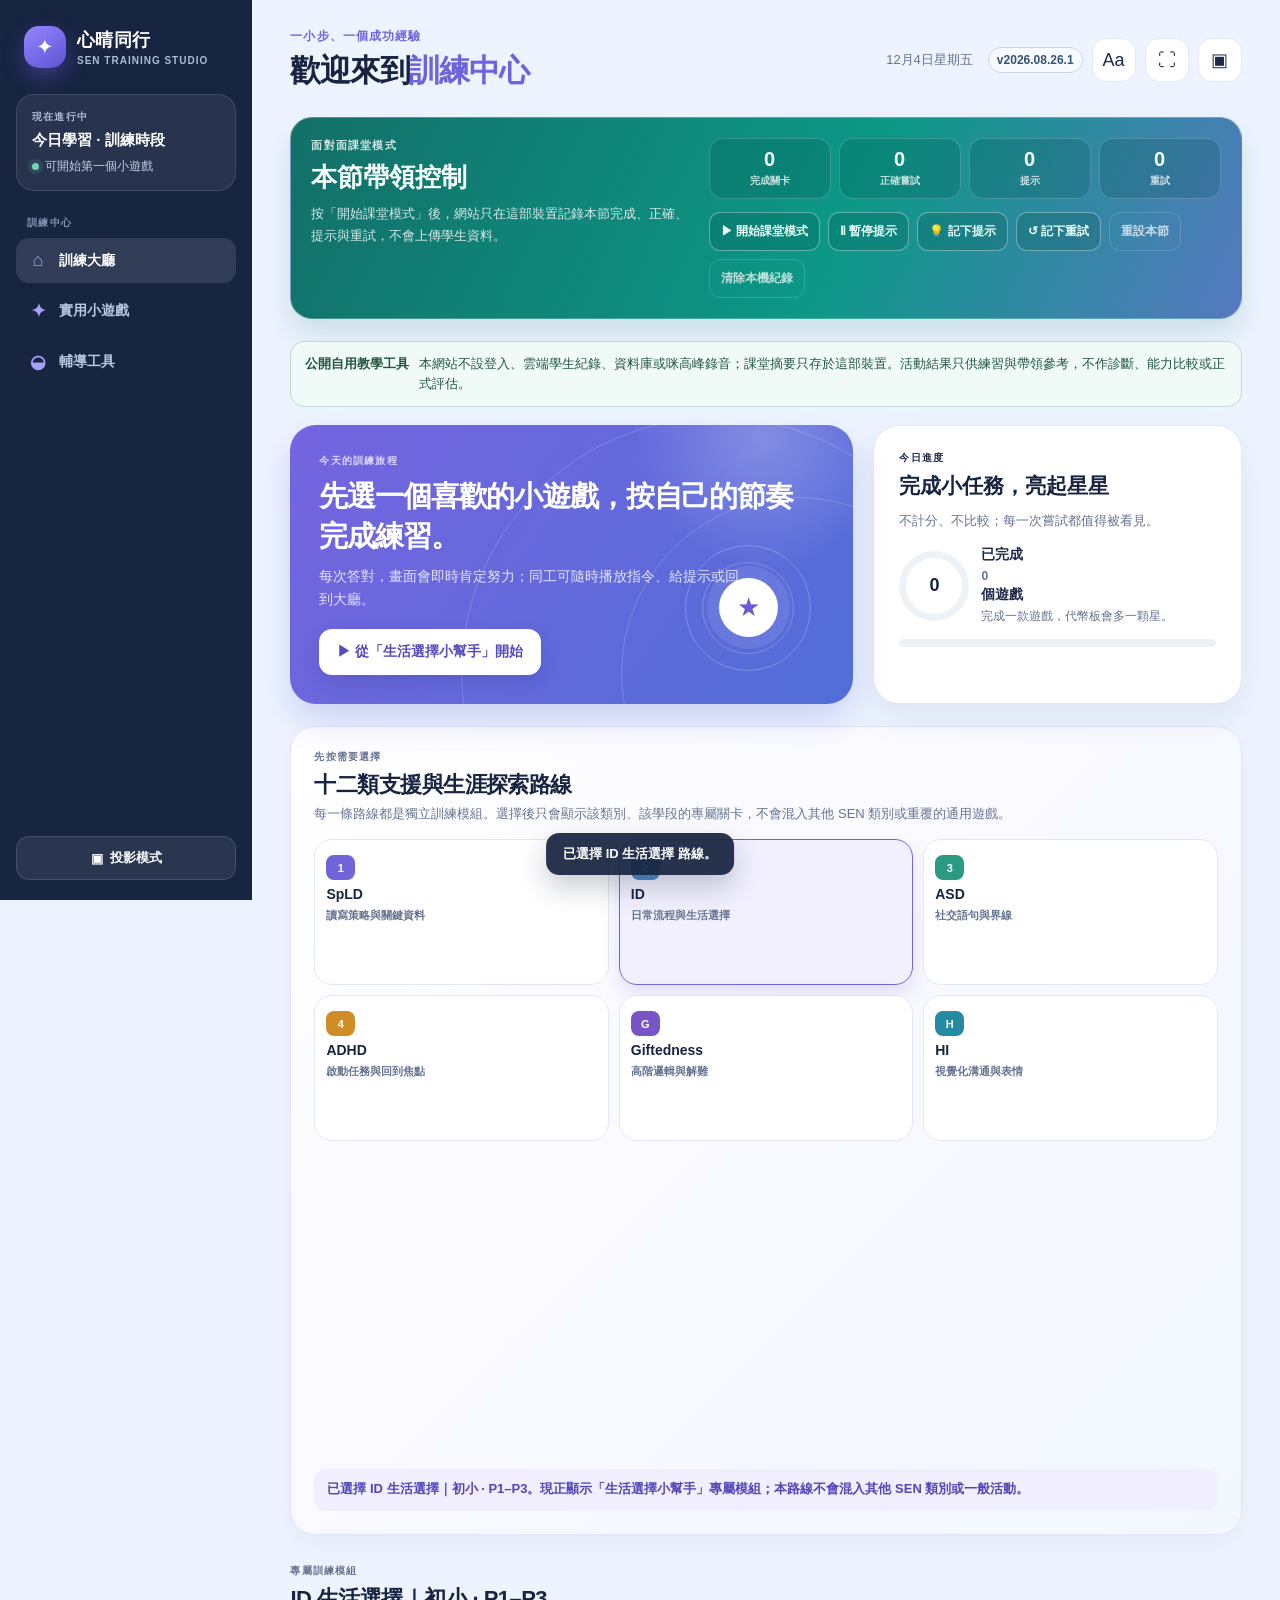
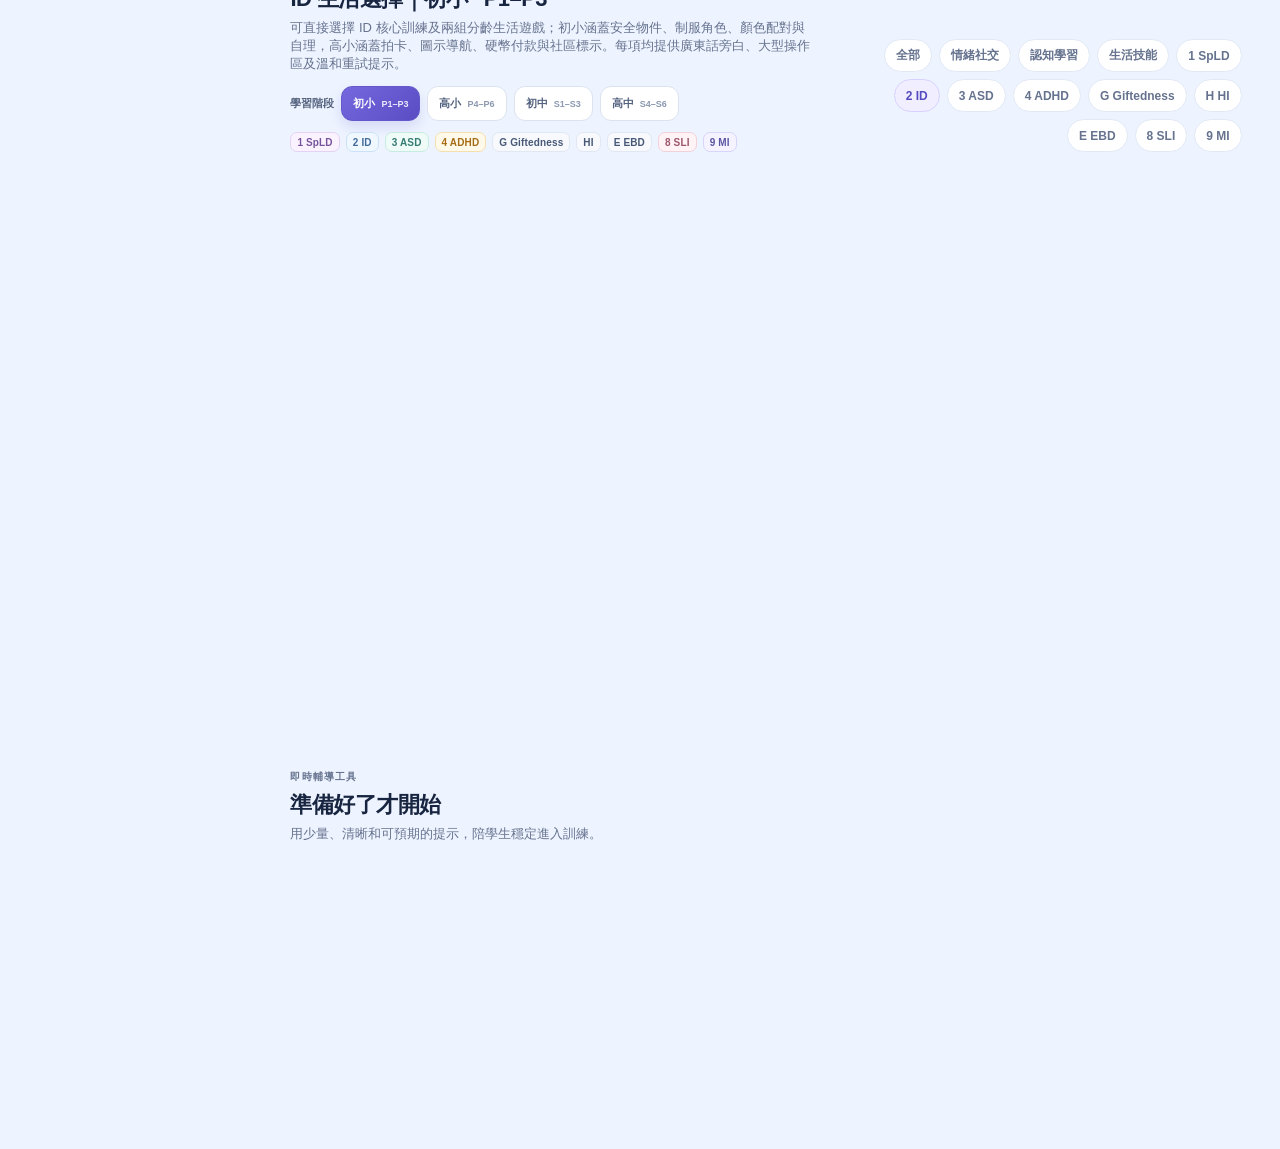
<file: modules/id/index.html>
<!doctype html>
<html lang="zh-Hant" data-sen-module="ID">
<head><meta charset="UTF-8"><meta name="viewport" content="width=device-width, initial-scale=1.0"><title>ID 生活技能｜心晴同行</title><link rel="stylesheet" href="../../assets/css/sen-ui.css"></head>
<body><main class="main"><h1>ID 生活技能</h1><p>正在開啟 ID 專屬訓練入口。</p><p><a href="../../index.html?senType=ID">如未自動開啟，請按此進入 ID 訓練。</a></p></main><script src="../core/module-entry.js"></script></body>
</html>
</file>
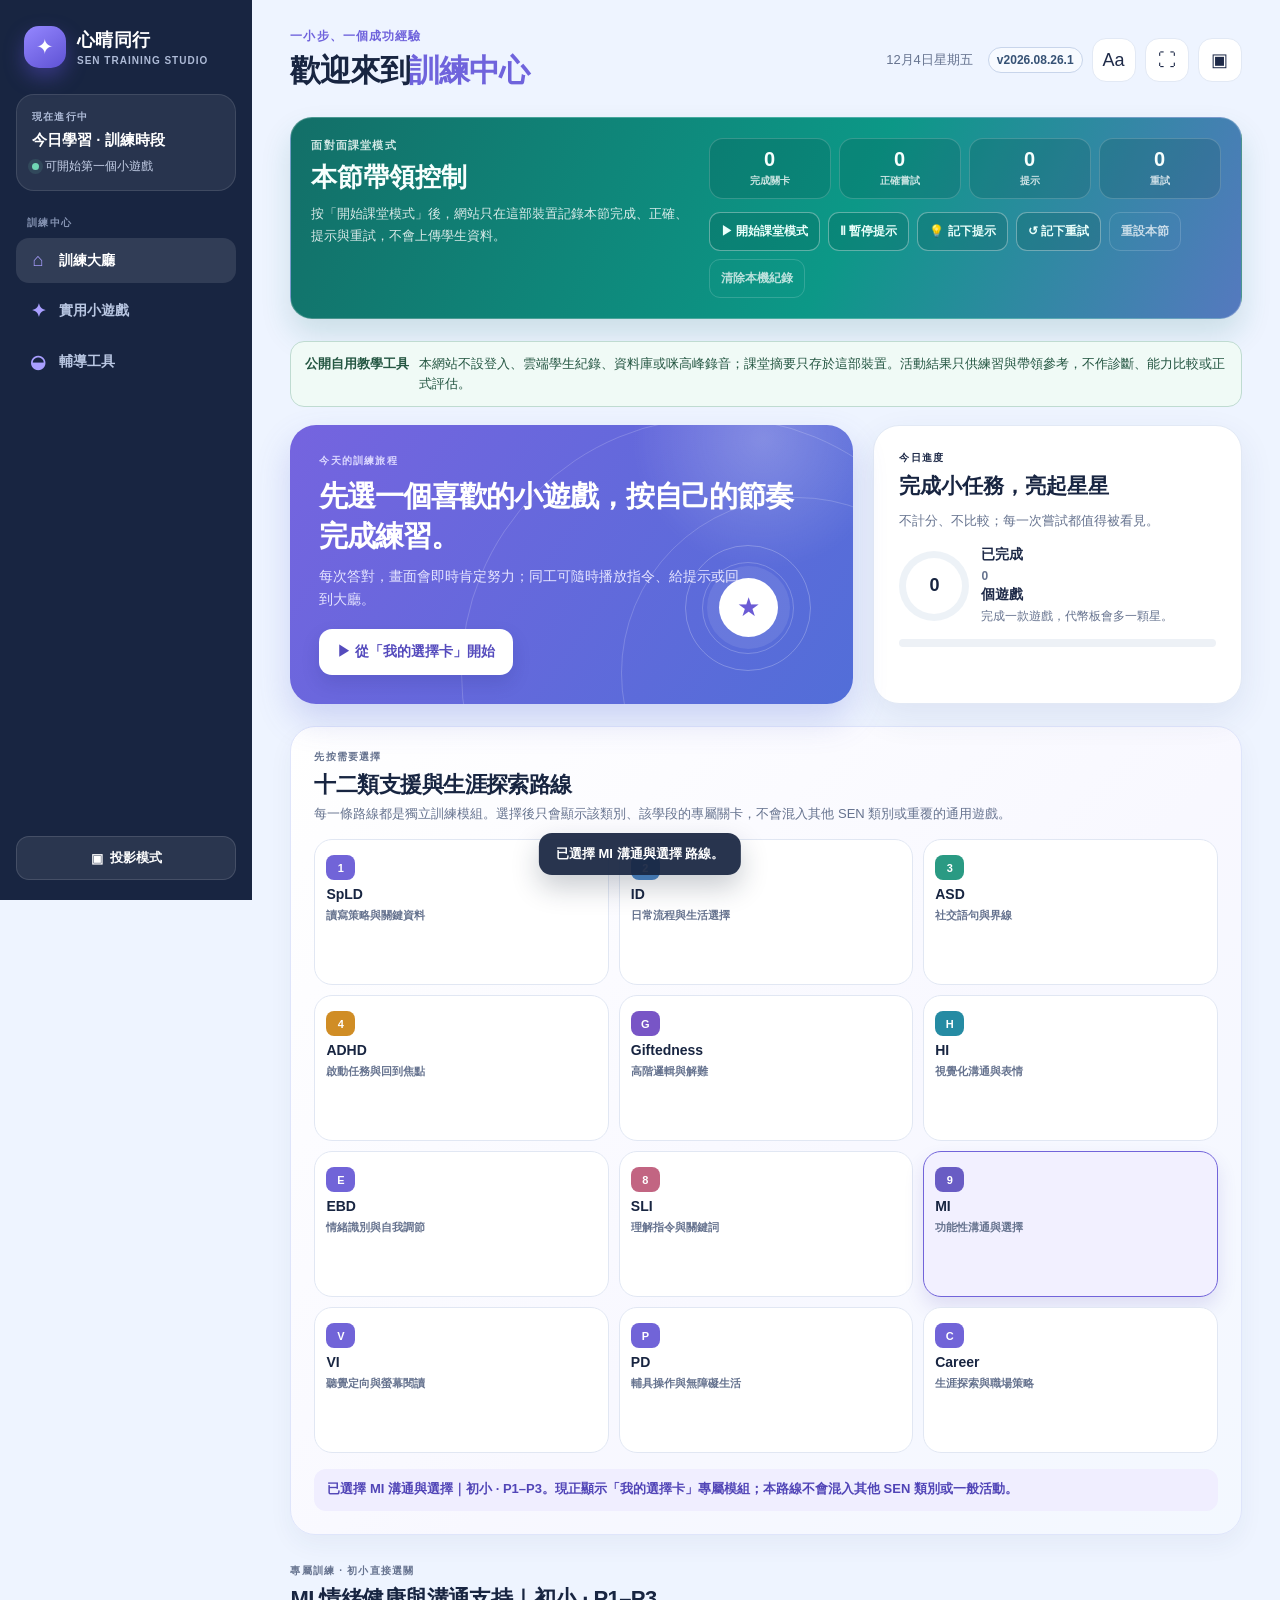
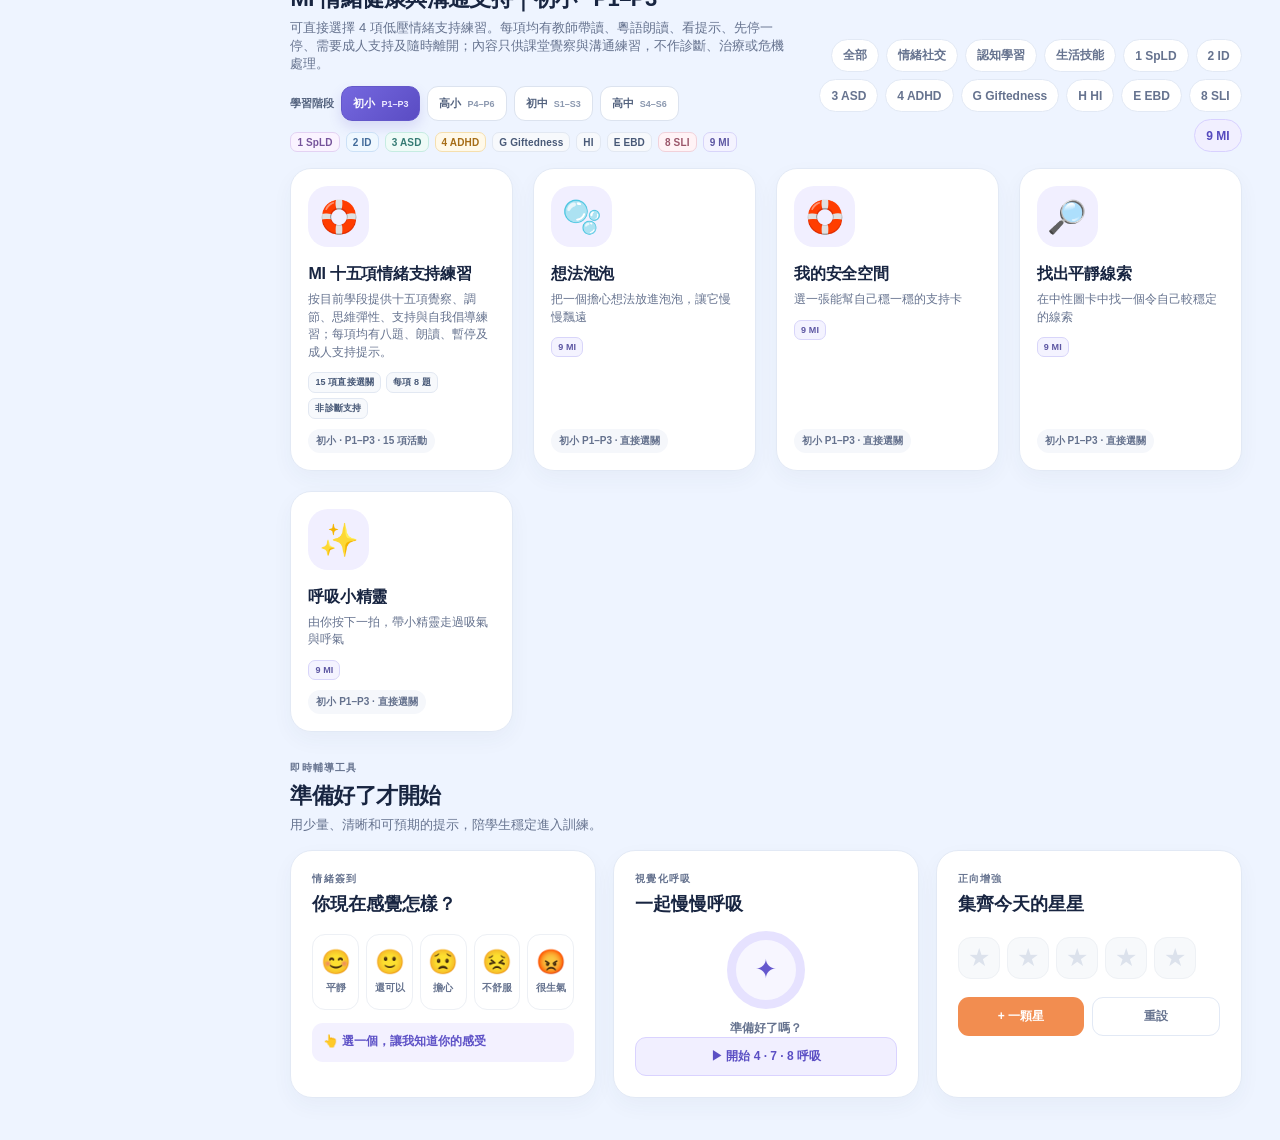
<file: modules/mi/index.html>
<!doctype html>
<html lang="zh-Hant" data-sen-module="MI">
<head><meta charset="UTF-8"><meta name="viewport" content="width=device-width, initial-scale=1.0"><title>MI 溝通與選擇｜心晴同行</title><link rel="stylesheet" href="../../assets/css/sen-ui.css"></head>
<body><main class="main"><h1>MI 溝通與選擇</h1><p>正在開啟 MI 專屬訓練入口。</p><p><a href="../../index.html?senType=MI">如未自動開啟，請按此進入 MI 訓練。</a></p></main><script src="../core/module-entry.js"></script></body>
</html>
</file>
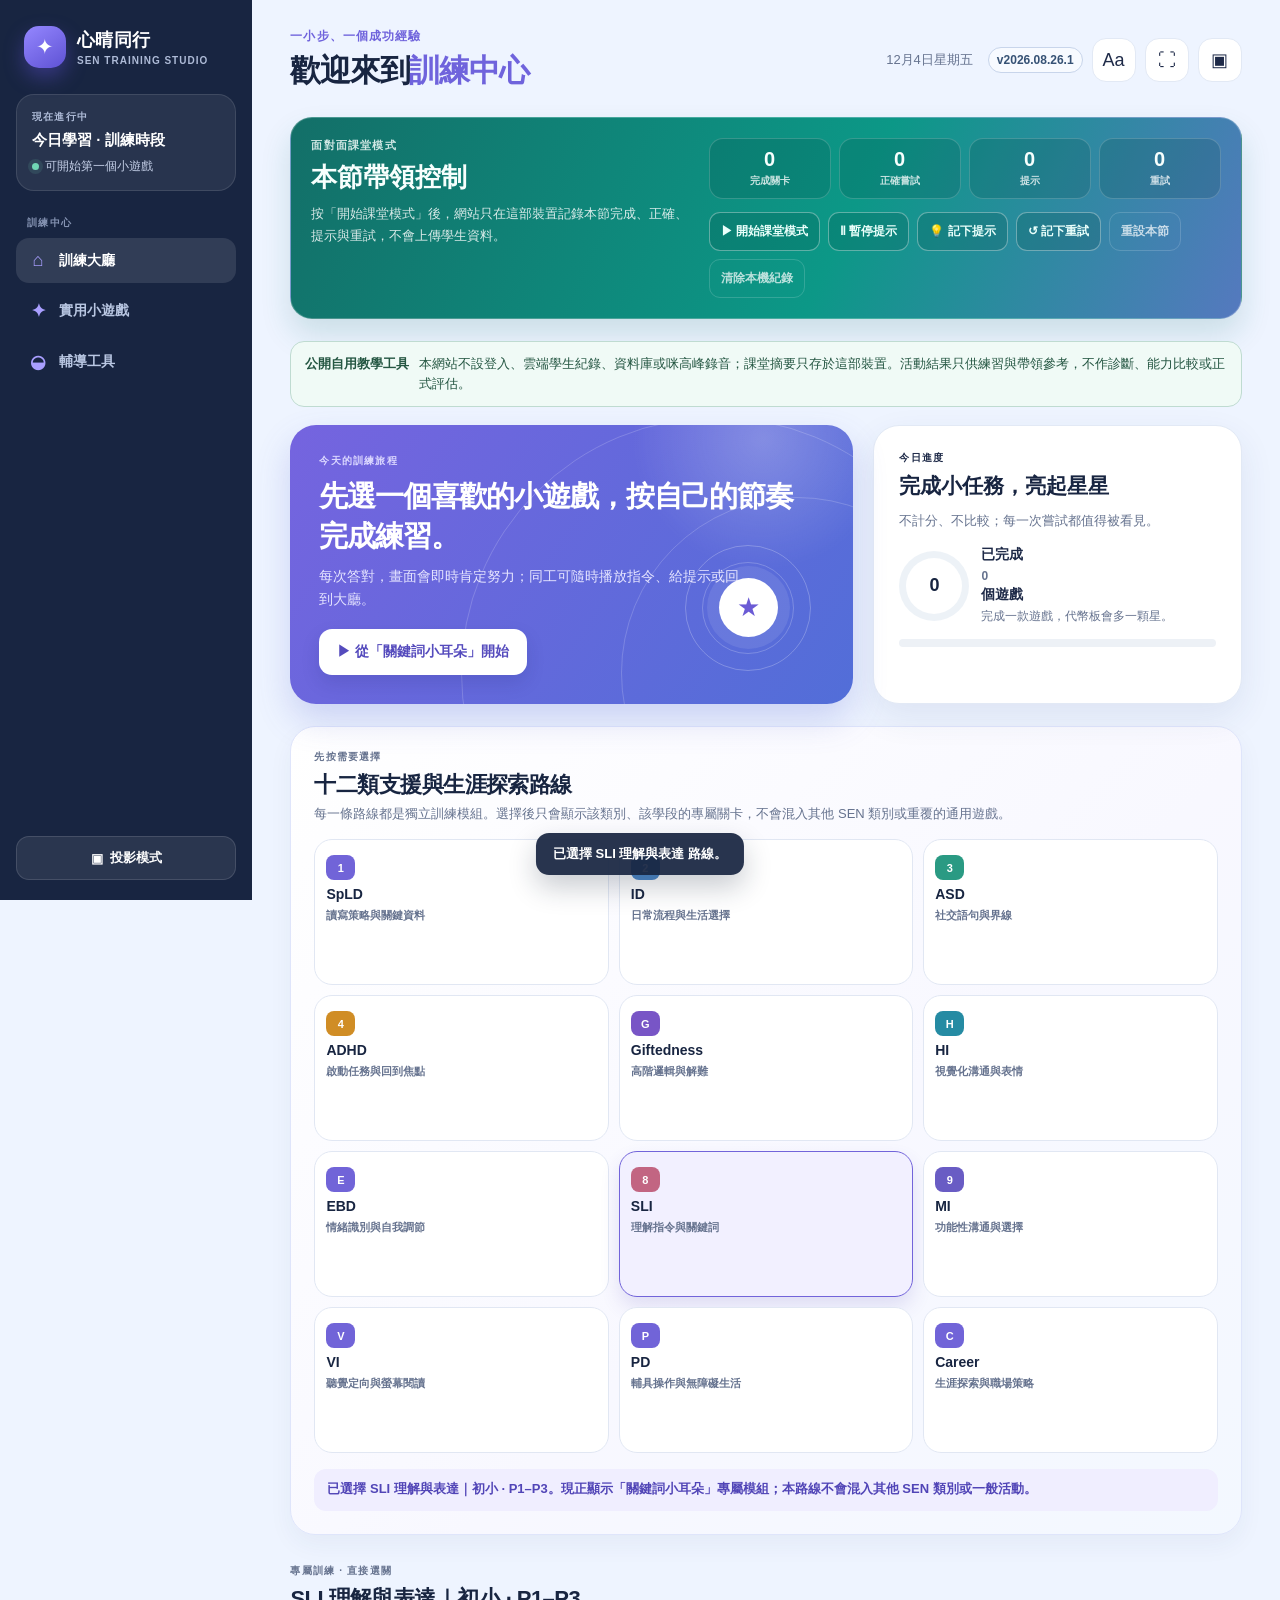
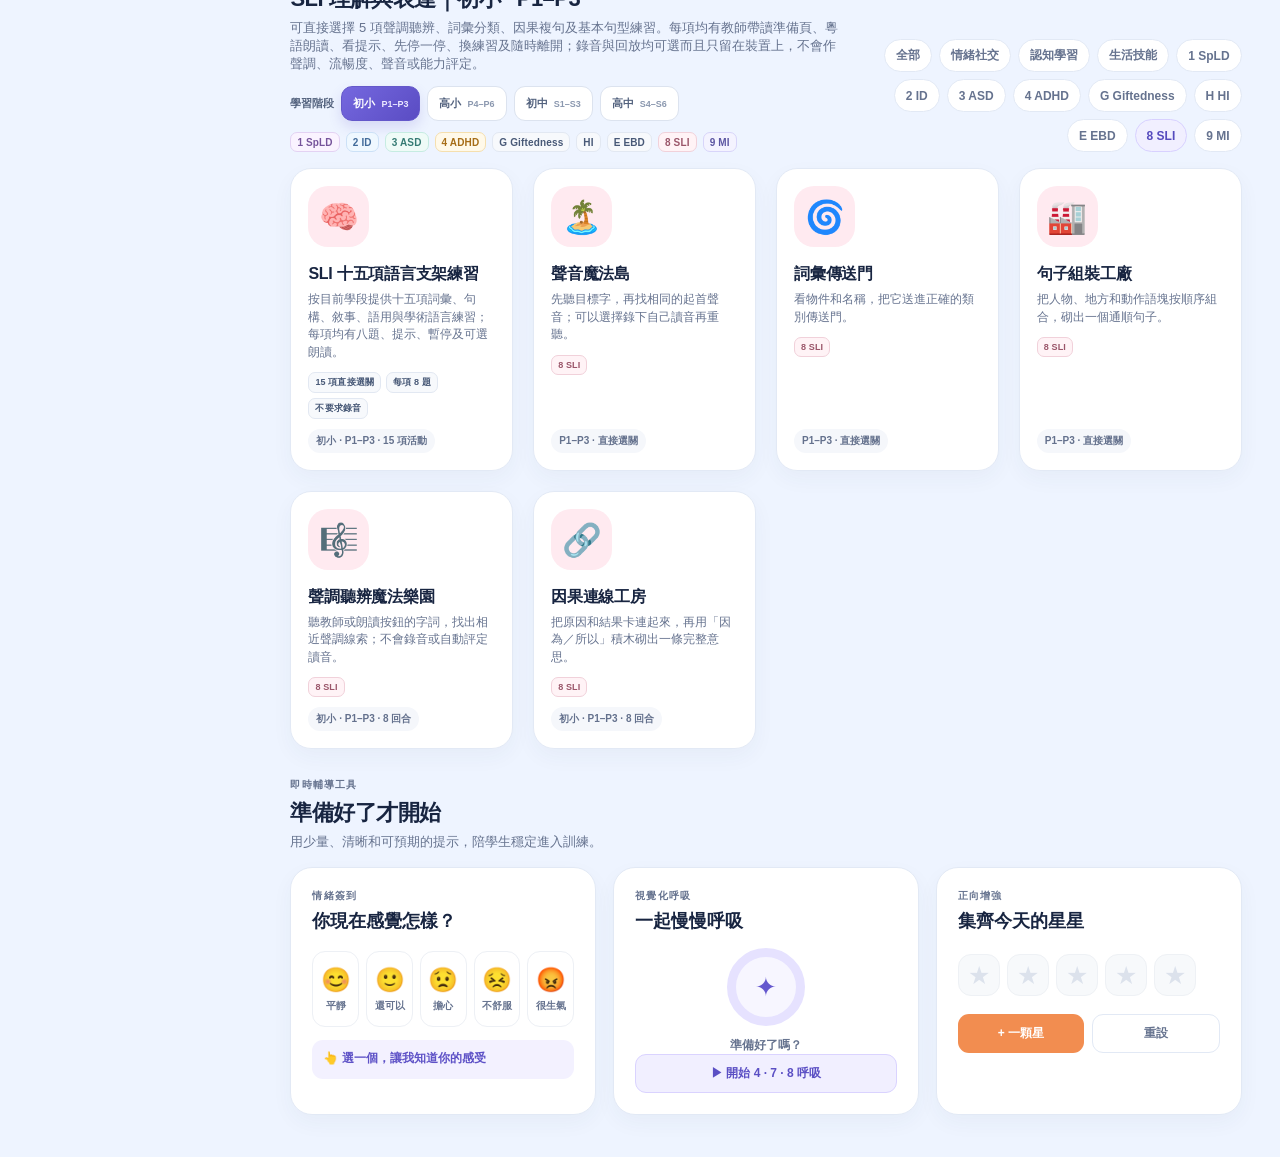
<file: modules/sli/index.html>
<!doctype html>
<html lang="zh-Hant" data-sen-module="SLI">
<head><meta charset="UTF-8"><meta name="viewport" content="width=device-width, initial-scale=1.0"><title>SLI 理解與表達｜心晴同行</title><link rel="stylesheet" href="../../assets/css/sen-ui.css"></head>
<body><main class="main"><h1>SLI 理解與表達</h1><p>正在開啟 SLI 專屬訓練入口。</p><p><a href="../../index.html?senType=SLI">如未自動開啟，請按此進入 SLI 訓練。</a></p></main><script src="../core/module-entry.js"></script></body>
</html>
</file>
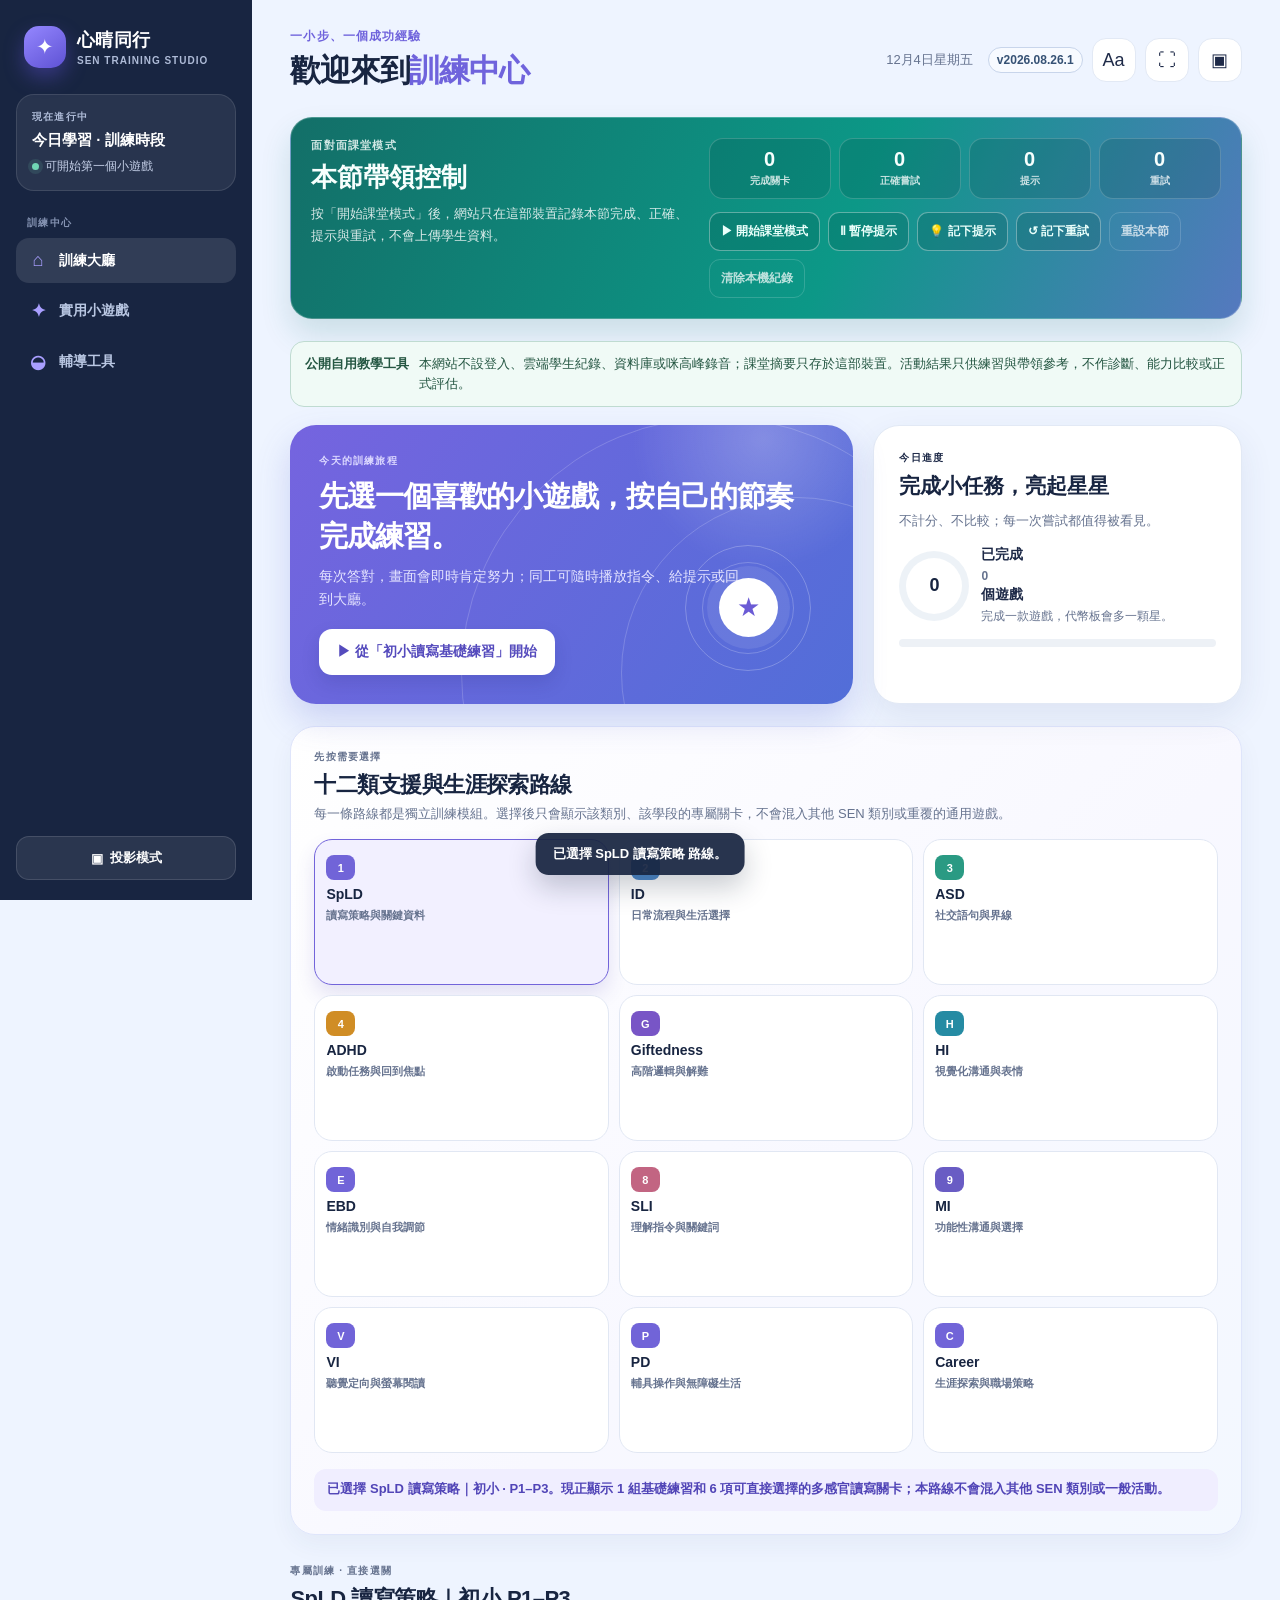
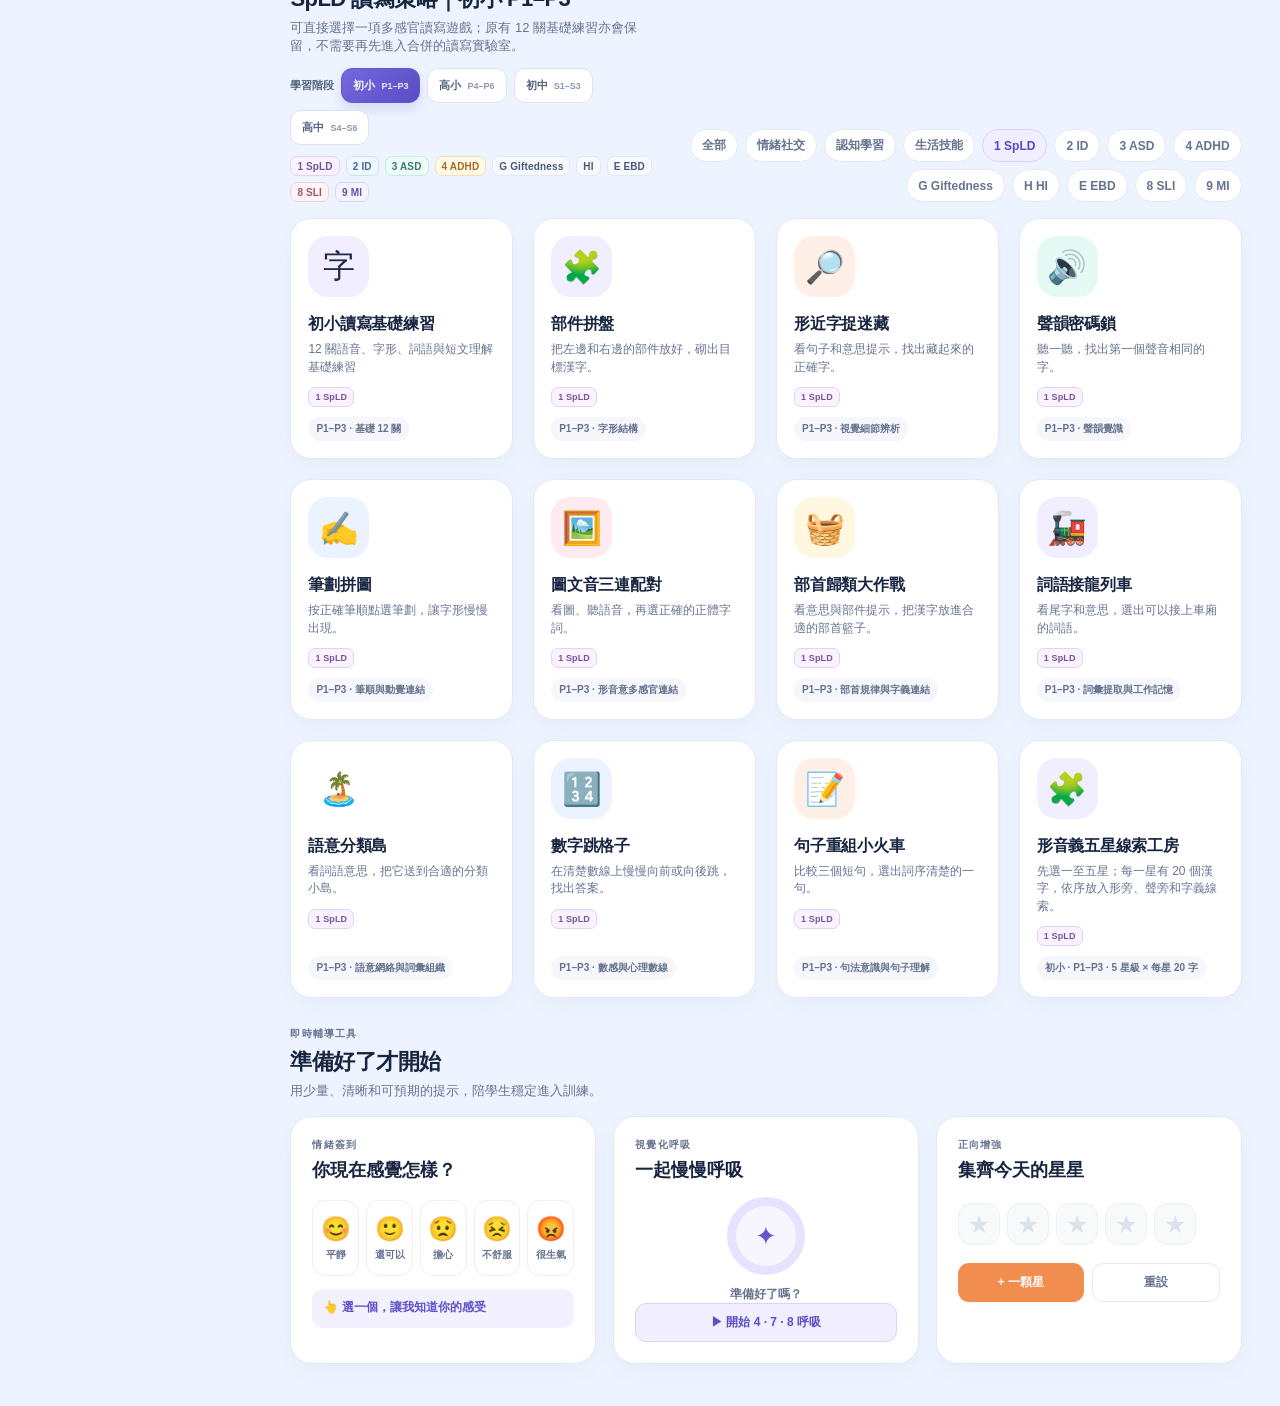
<file: modules/spld/index.html>
<!doctype html>
<html lang="zh-Hant" data-sen-module="SpLD">
<head><meta charset="UTF-8"><meta name="viewport" content="width=device-width, initial-scale=1.0"><title>SpLD 讀寫策略｜心晴同行</title><link rel="stylesheet" href="../../assets/css/sen-ui.css"></head>
<body><main class="main"><h1>SpLD 讀寫策略</h1><p>正在開啟 SpLD 訓練入口。</p><p><a href="../../index.html?senType=SpLD">如未自動開啟，請按此進入 SpLD 訓練。</a></p></main><script src="../core/module-entry.js"></script></body>
</html>
</file>
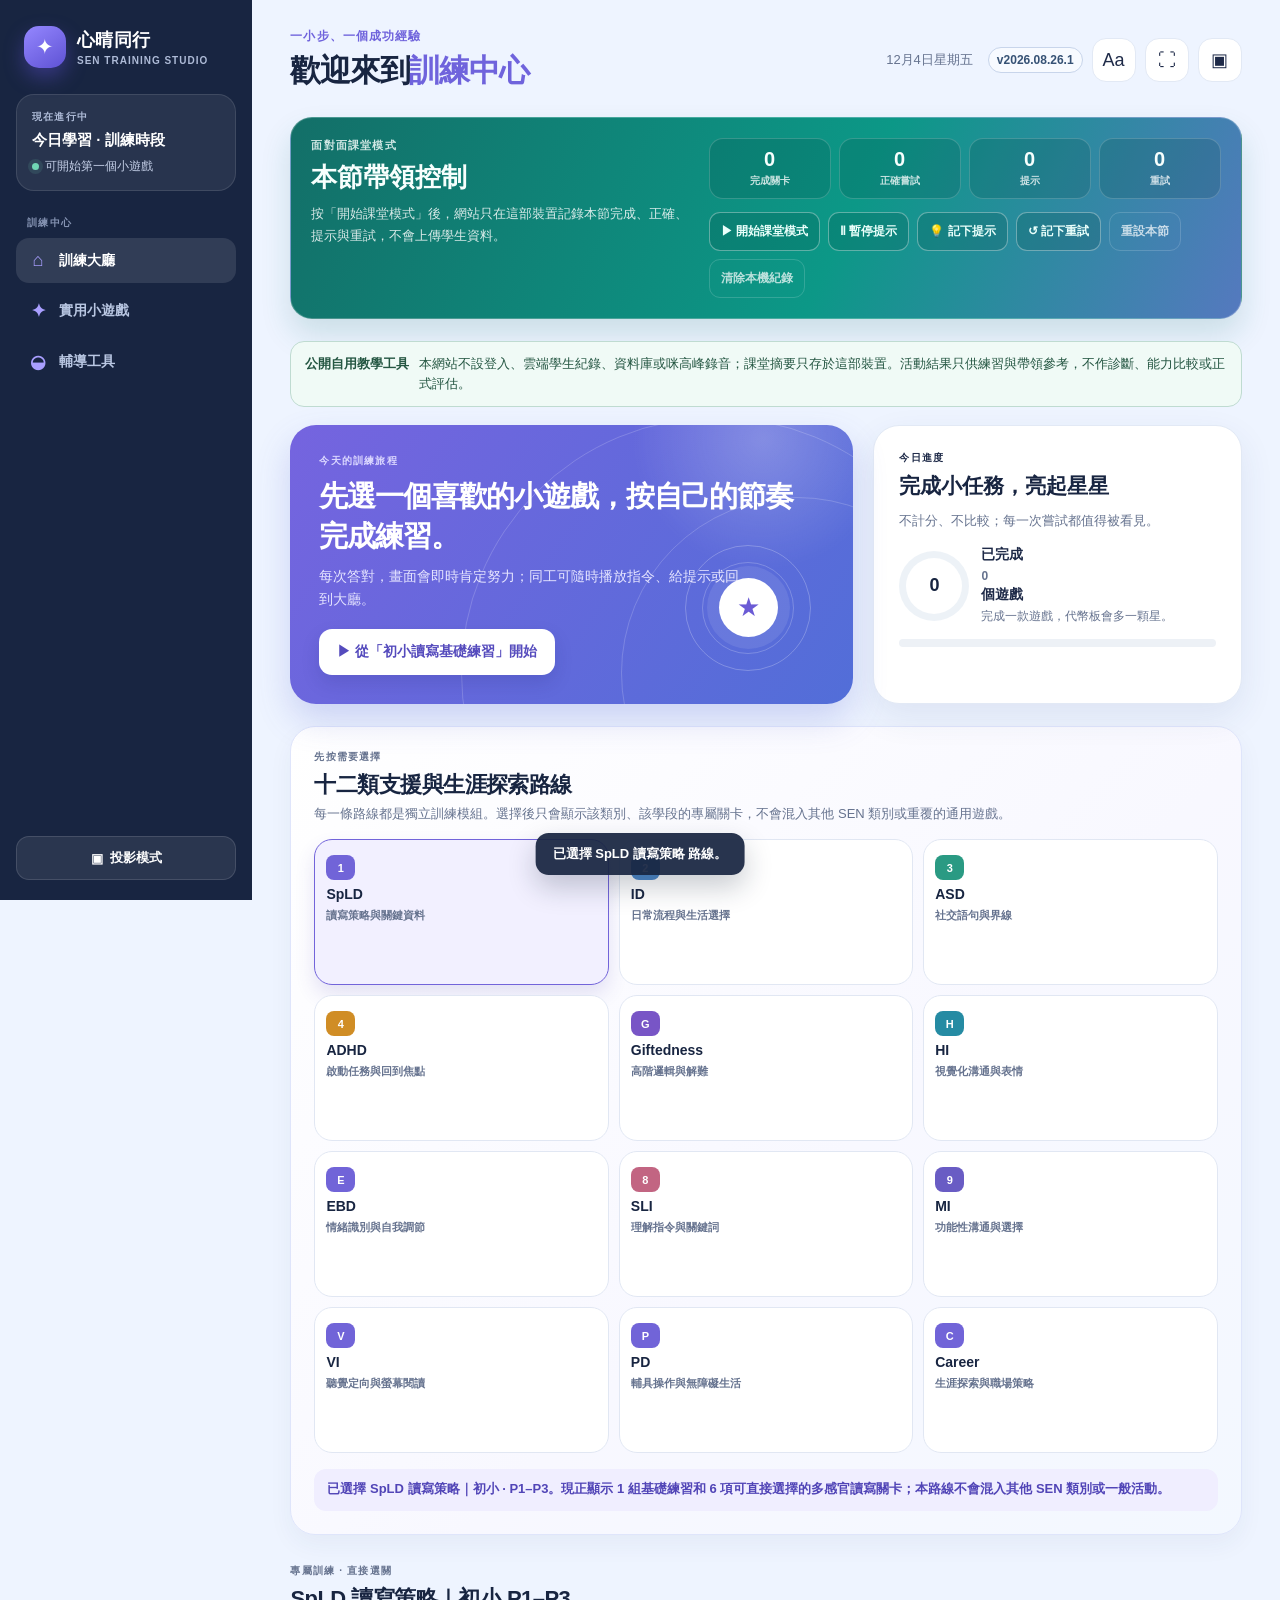
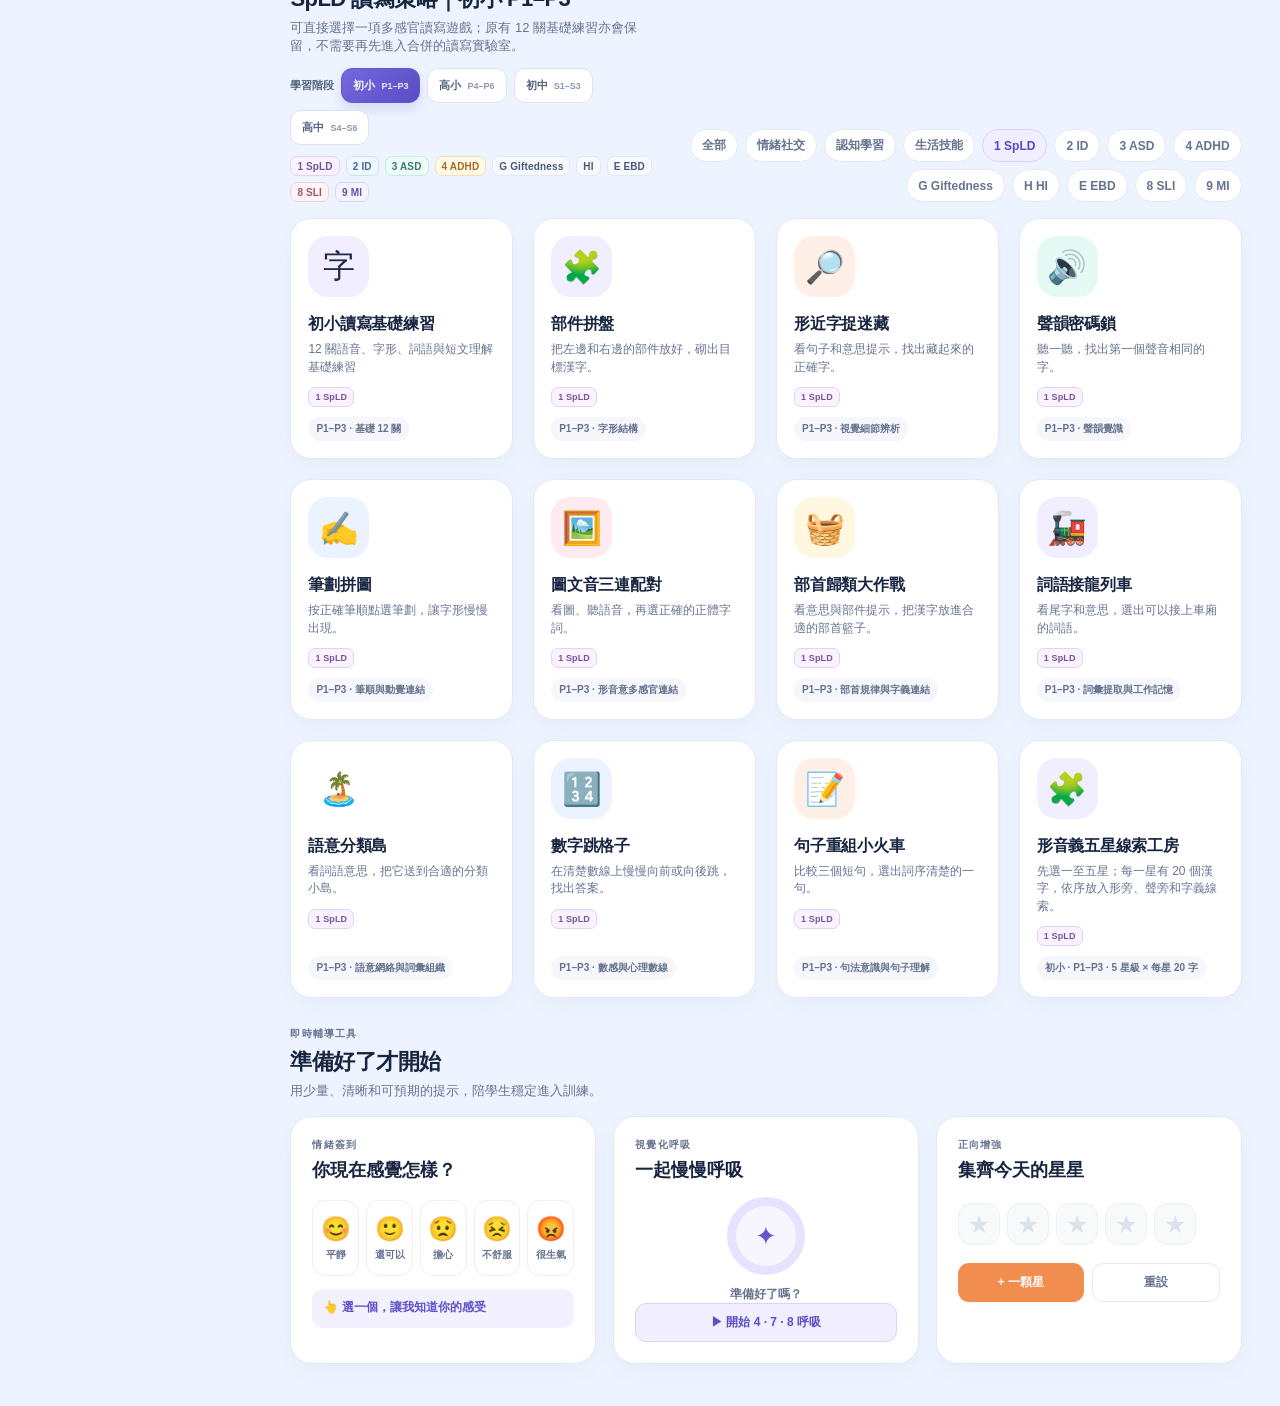
<file: modules/spld/p1-p3.html>
<!doctype html>
<html lang="zh-Hant" data-sen-module="SpLD" data-stage-level="P1–P3">
<head><meta charset="UTF-8"><meta name="viewport" content="width=device-width, initial-scale=1.0"><title>初小 SpLD｜心晴同行</title><link rel="stylesheet" href="../../assets/css/sen-ui.css"></head>
<body><main class="main"><h1>初小 P1–P3 SpLD</h1><p>正在開啟初小多感官讀寫關卡。</p><p><a href="../../index.html?senType=SpLD&amp;stageLevel=P1%E2%80%93P3">如未自動開啟，請按此進入初小 SpLD。</a></p></main><script src="../core/module-entry.js"></script></body>
</html>
</file>
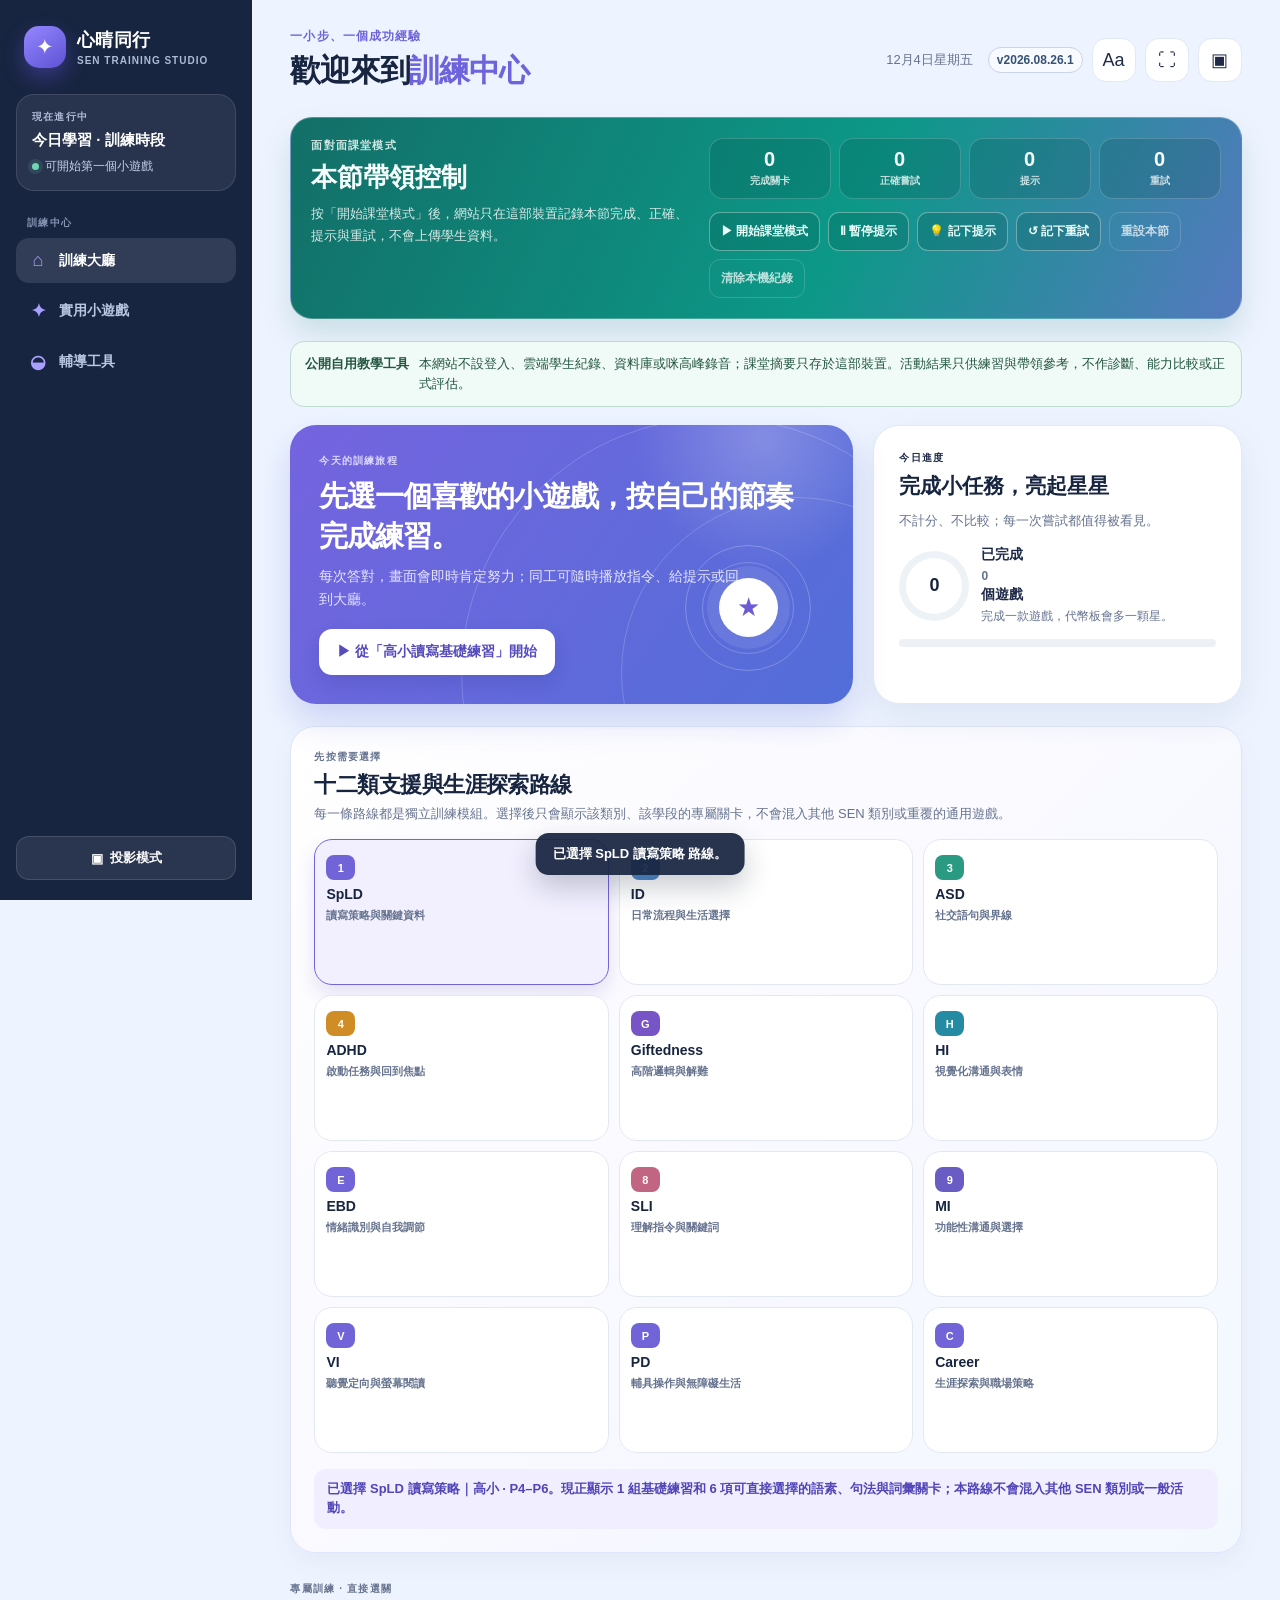
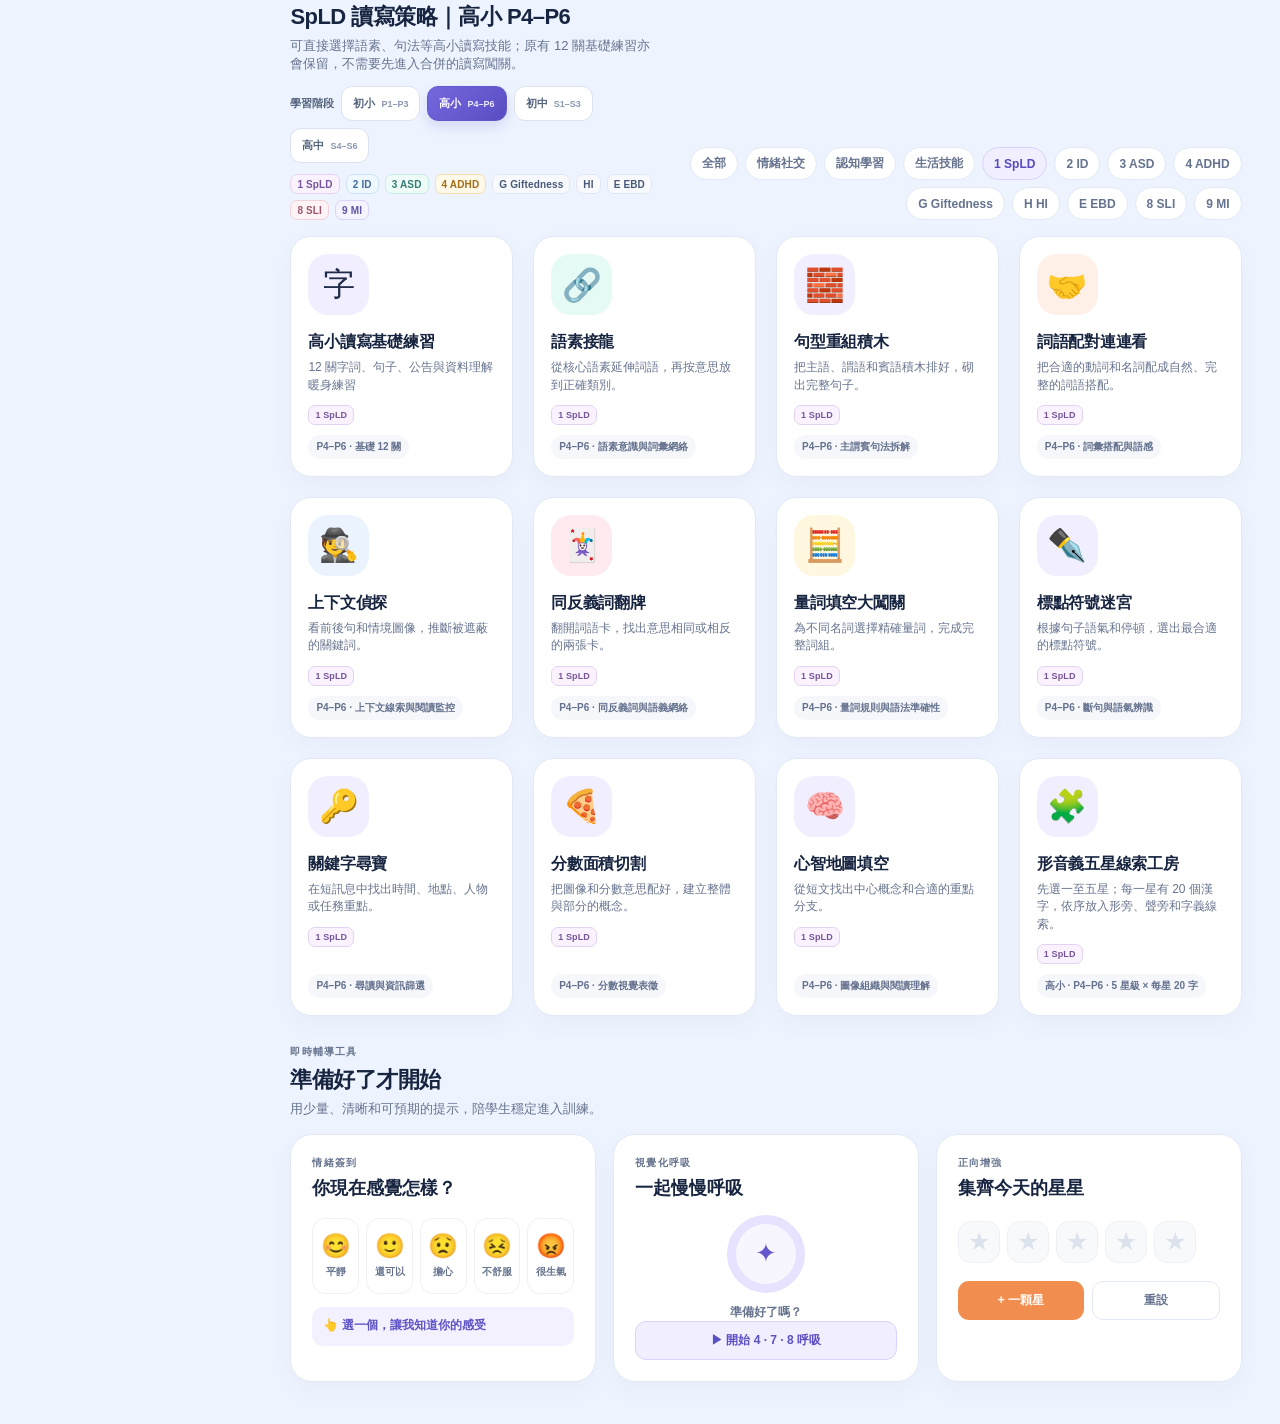
<file: modules/spld/p4-p6.html>
<!doctype html>
<html lang="zh-Hant" data-sen-module="SpLD" data-stage-level="P4–P6">
<head><meta charset="UTF-8"><meta name="viewport" content="width=device-width, initial-scale=1.0"><title>高小 SpLD｜心晴同行</title><link rel="stylesheet" href="../../assets/css/sen-ui.css"></head>
<body><main class="main"><h1>高小 P4–P6 SpLD</h1><p>正在開啟高小分級讀寫關卡。</p><p><a href="../../index.html?senType=SpLD&amp;stageLevel=P4%E2%80%93P6">如未自動開啟，請按此進入高小 SpLD。</a></p></main><script src="../core/module-entry.js"></script></body>
</html>
</file>
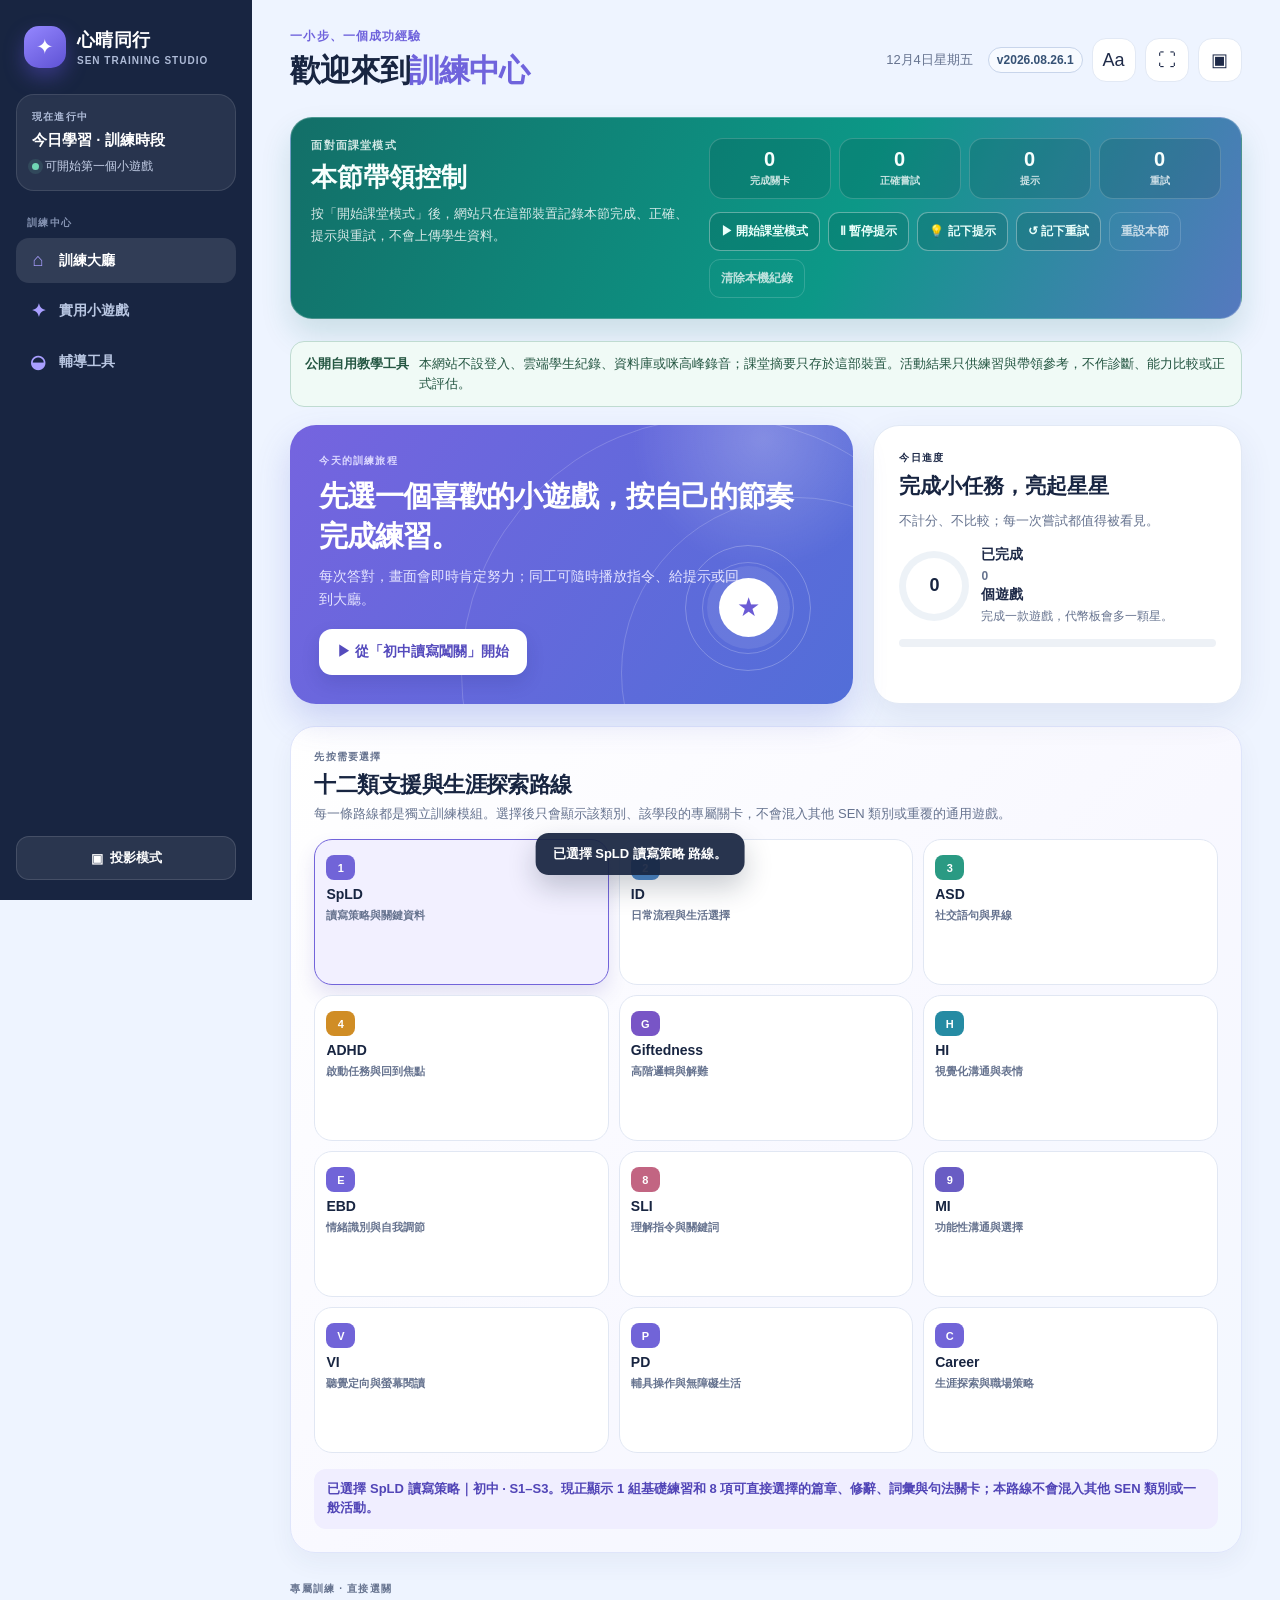
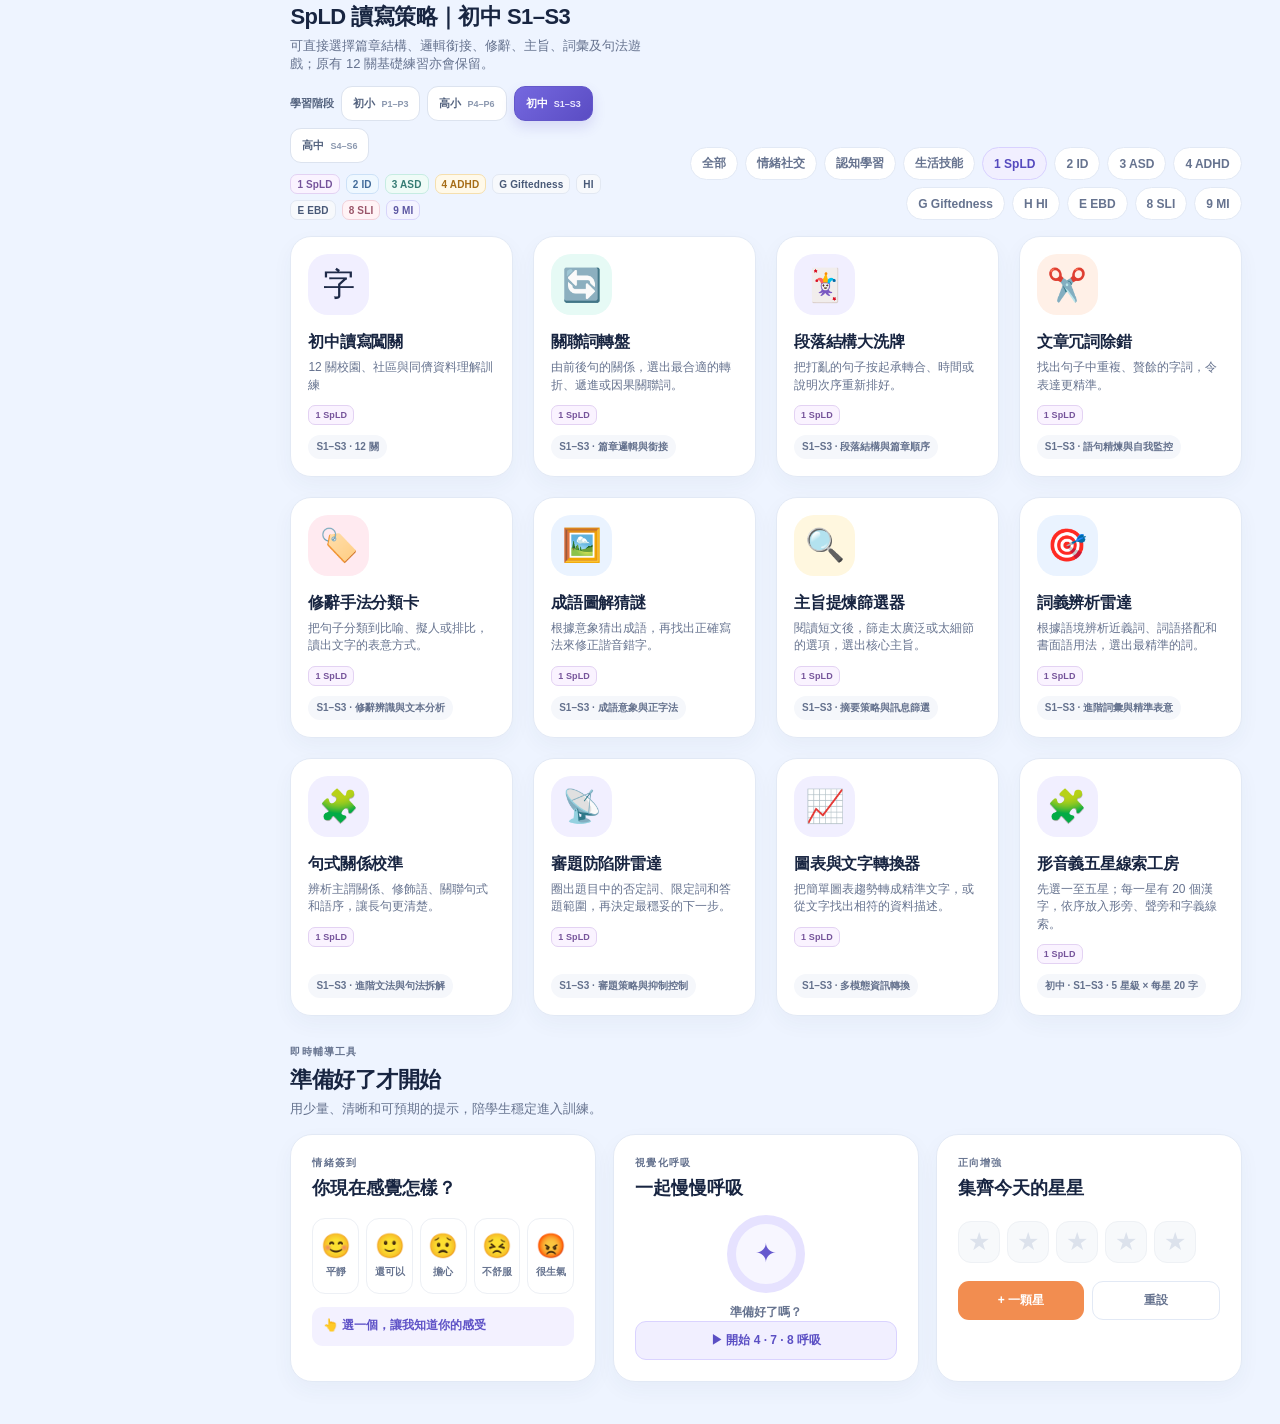
<file: modules/spld/s1-s3.html>
<!doctype html>
<html lang="zh-Hant" data-sen-module="SpLD" data-stage-level="S1–S3">
<head><meta charset="UTF-8"><meta name="viewport" content="width=device-width, initial-scale=1.0"><title>初中 SpLD｜心晴同行</title><link rel="stylesheet" href="../../assets/css/sen-ui.css"></head>
<body><main class="main"><h1>初中 S1–S3 SpLD</h1><p>正在開啟初中篇章與表意讀寫關卡。</p><p><a href="../../index.html?senType=SpLD&amp;stageLevel=S1%E2%80%93S3">如未自動開啟，請按此進入初中 SpLD。</a></p></main><script src="../core/module-entry.js"></script></body>
</html>
</file>
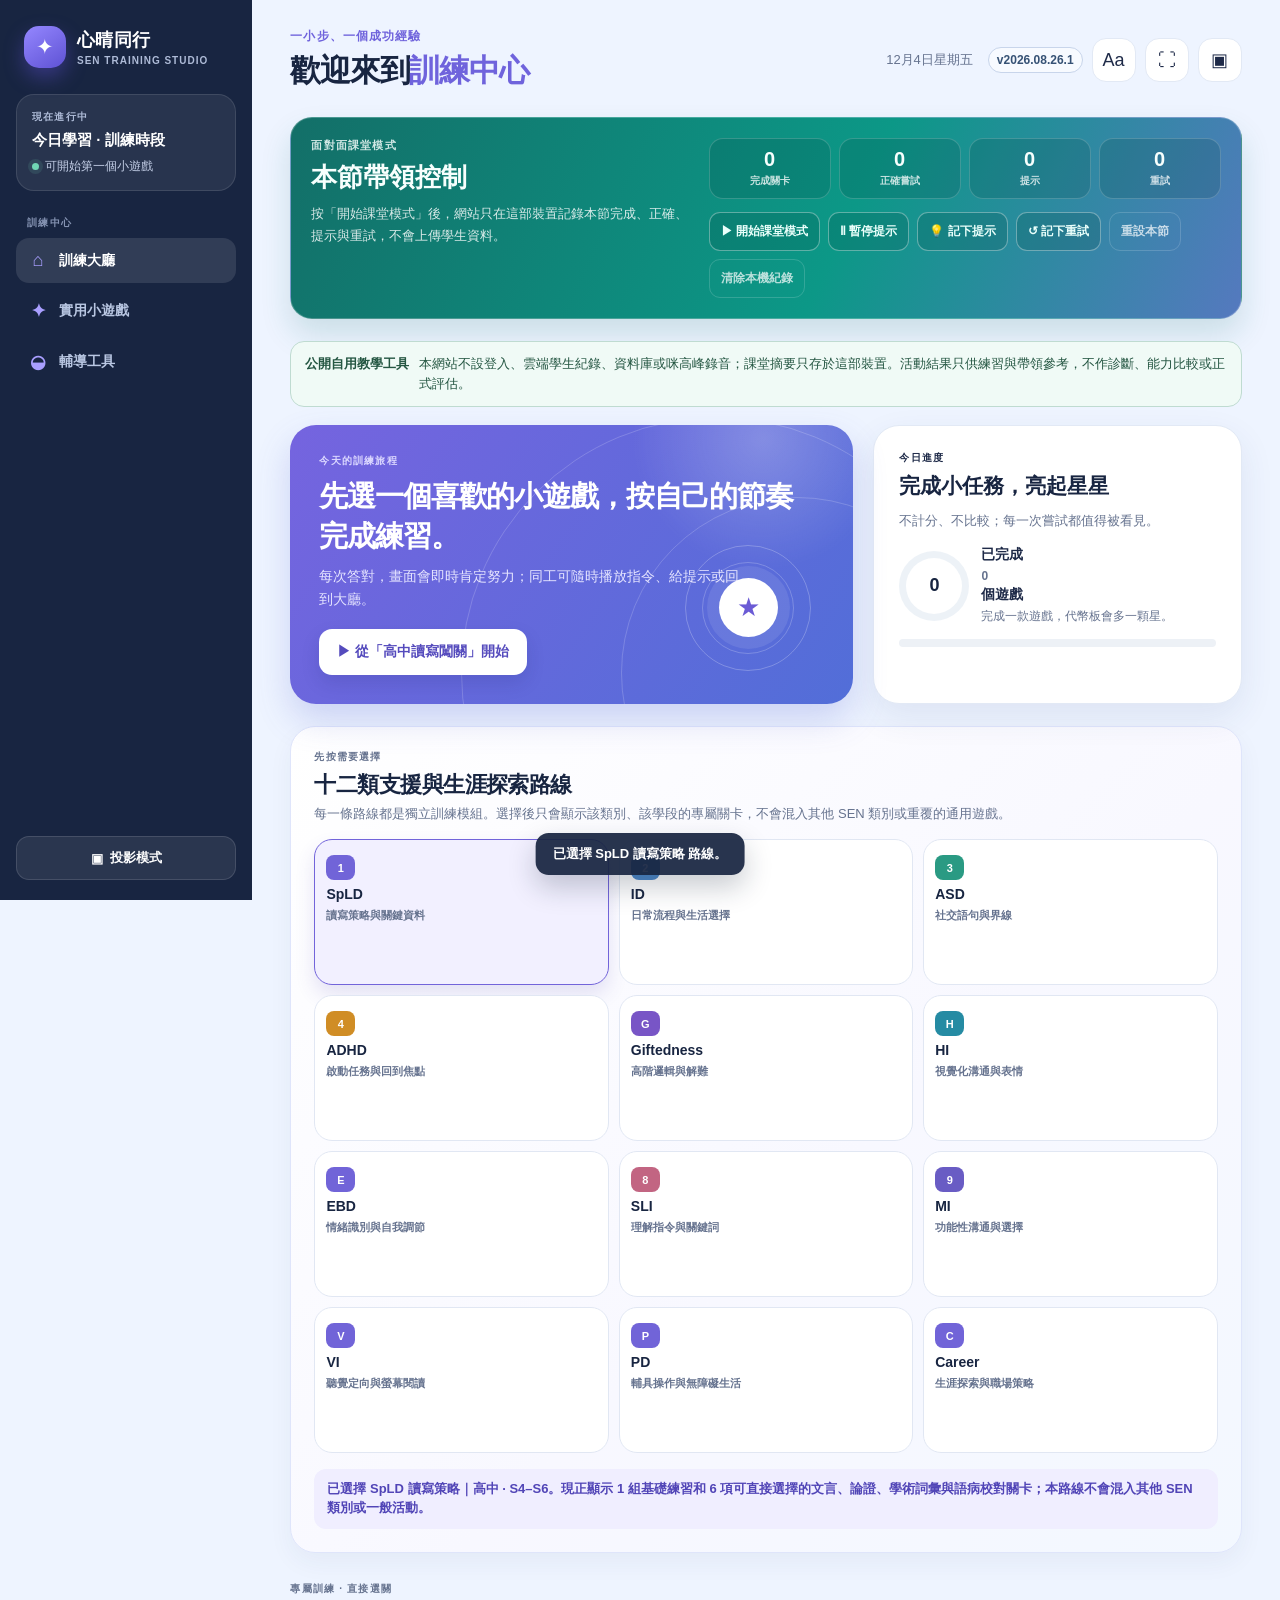
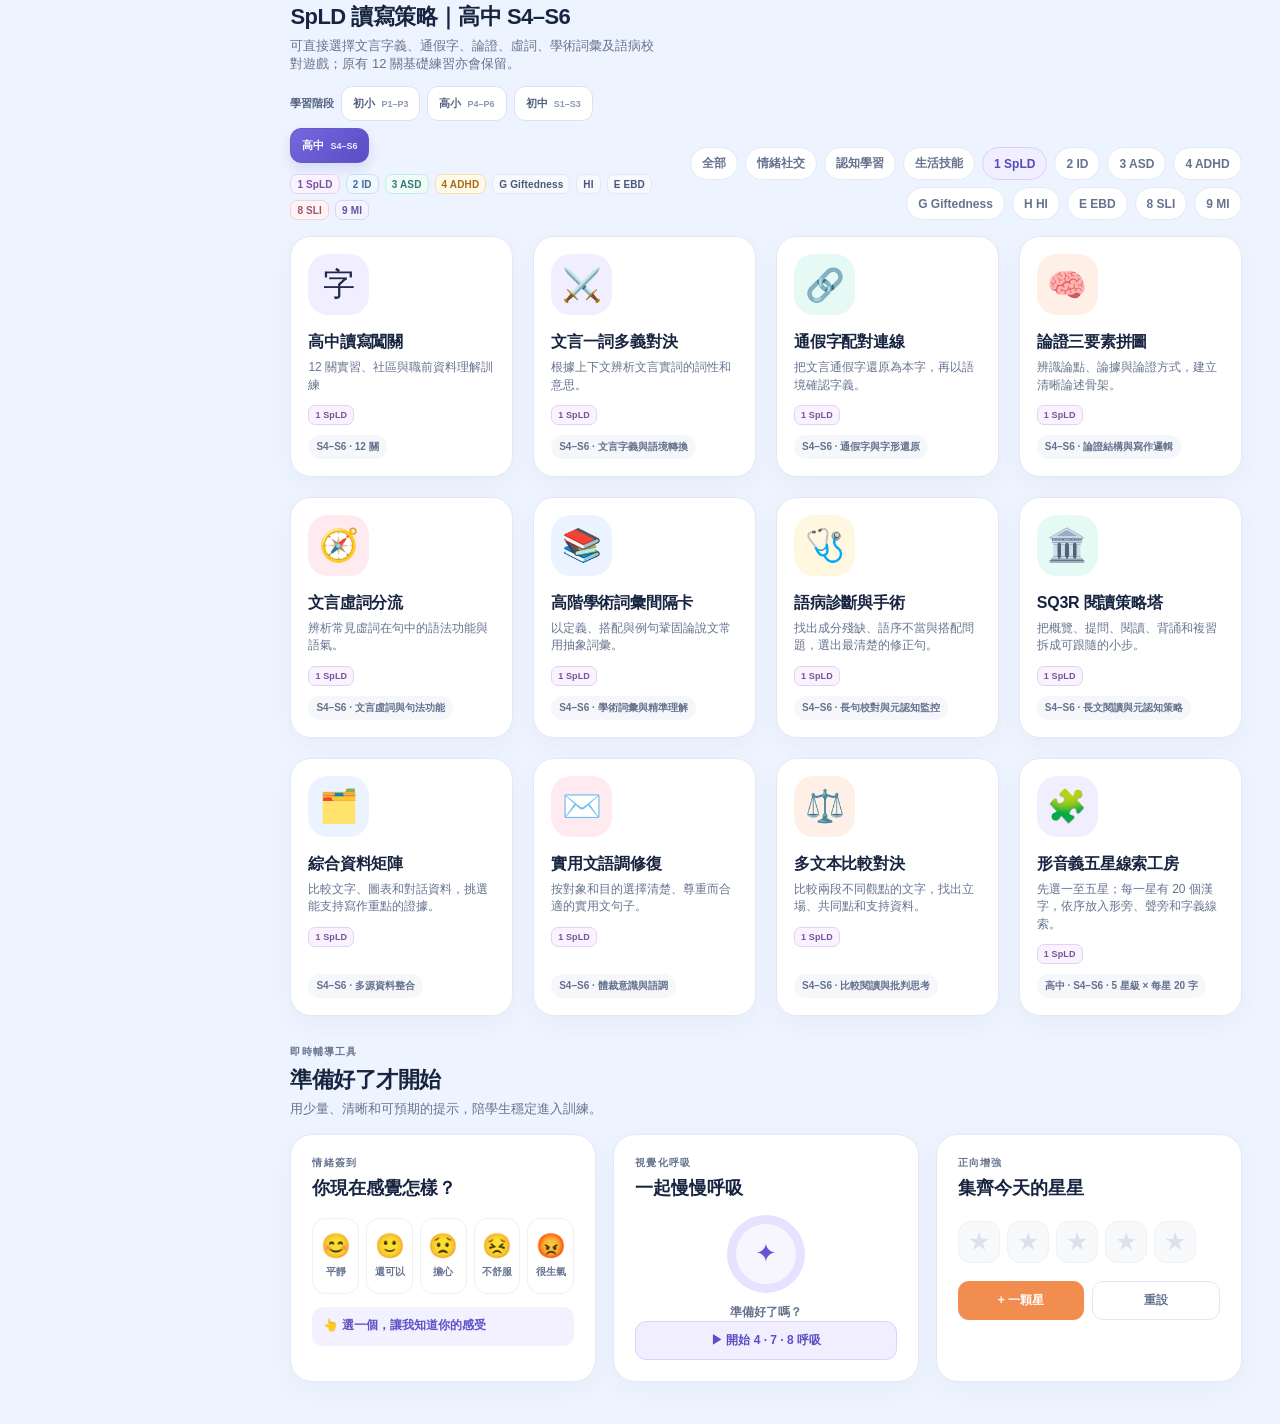
<file: modules/spld/s4-s6.html>
<!doctype html>
<html lang="zh-Hant" data-sen-module="SpLD" data-stage-level="S4–S6">
<head><meta charset="UTF-8"><meta name="viewport" content="width=device-width, initial-scale=1.0"><title>高中 SpLD｜心晴同行</title><link rel="stylesheet" href="../../assets/css/sen-ui.css"></head>
<body><main class="main"><h1>高中 S4–S6 SpLD</h1><p>正在開啟高中分級讀寫關卡。</p><p><a href="../../index.html?senType=SpLD&amp;stageLevel=S4%E2%80%93S6">如未自動開啟，請按此進入高中 SpLD。</a></p></main><script src="../core/module-entry.js"></script></body>
</html>
</file>
<file: assets/css/sen-ui.css>
:root {
      --ink: #1e2a48;
      --muted: #66738f;
      --soft: #eef4ff;
      --paper: #ffffff;
      --line: #e2e9f5;
      --purple: #6f63dc;
      --purple-soft: #f1efff;
      --blue: #3e86f6;
      --blue-soft: #eaf3ff;
      --teal: #2ca98f;
      --teal-soft: #e6faf5;
      --yellow: #f5bc3a;
      --yellow-soft: #fff7df;
      --orange: #f28d50;
      --orange-soft: #fff0e7;
      --pink: #e9698c;
      --pink-soft: #ffeaf0;
      --red: #df5d65;
      --navy: #182541;
      --shadow: 0 13px 34px rgba(42, 68, 119, .09);
      --font: Inter, -apple-system, BlinkMacSystemFont, "PingFang HK", "Microsoft JhengHei", "Noto Sans TC", sans-serif;
    }

    * { box-sizing: border-box; }
    html { scroll-behavior: smooth; }
    body { margin: 0; min-width: 320px; color: var(--ink); background: var(--soft); font-family: var(--font); -webkit-font-smoothing: antialiased; -webkit-tap-highlight-color: transparent; }
    button { font: inherit; cursor: pointer; }
    :focus-visible { outline: 3px solid #145fa8; outline-offset: 3px; box-shadow: 0 0 0 5px rgba(255,255,255,.92), 0 0 0 8px #145fa8; }
    .skip-link { position: fixed; top: 10px; left: 10px; z-index: 200; padding: 11px 15px; color: #fff; border-radius: 10px; background: #145fa8; font-weight: 850; text-decoration: none; transform: translateY(-180%); transition: transform 160ms ease-out; }
    .skip-link:focus-visible { transform: translateY(0); }
    .sr-only { position: absolute; width: 1px; height: 1px; padding: 0; margin: -1px; overflow: hidden; clip: rect(0, 0, 0, 0); white-space: nowrap; border: 0; }
    .hidden { display: none !important; }

    /* Application shell */
    .app-shell { min-height: 100vh; display: flex; }
    .sidebar { position: sticky; top: 0; z-index: 20; width: 252px; height: 100vh; flex: 0 0 252px; padding: 26px 16px 20px; display: flex; flex-direction: column; color: #dfe8fd; background: var(--navy); }
    .brand { display: flex; align-items: center; gap: 11px; padding: 0 8px 26px; }
    .brand-mark { width: 42px; height: 42px; display: grid; place-items: center; border-radius: 15px; color: #fff; background: linear-gradient(145deg, #9587ff, #5e52d4); box-shadow: 0 9px 20px rgba(98, 82, 218, .42); font-size: 21px; }
    .brand strong { display: block; color: #fff; font-size: 18px; letter-spacing: .02em; }
    .brand span { display: block; margin-top: 3px; color: #aebbd7; font-size: 10px; font-weight: 750; letter-spacing: .1em; }
    .learner-card { padding: 15px; margin-bottom: 25px; border: 1px solid rgba(255,255,255,.11); border-radius: 18px; background: rgba(255,255,255,.07); }
    .small-label { font-size: 10px; font-weight: 800; letter-spacing: .12em; text-transform: uppercase; }
    .learner-card .small-label { color: #aebbd7; }
    .learner-card strong { display: block; margin-top: 7px; color: #fff; font-size: 15px; }
    .learner-card span { display: block; margin-top: 8px; color: #c5d0e8; font-size: 12px; }
    .online-dot { display: inline-block; width: 7px; height: 7px; margin-right: 6px; border-radius: 50%; background: #70d6b4; box-shadow: 0 0 0 4px rgba(112, 214, 180, .12); }
    .nav-title { padding: 0 11px 8px; color: #8593b2; font-size: 10px; font-weight: 850; letter-spacing: .13em; }
    .side-nav { display: grid; gap: 5px; }
    .side-link { width: 100%; display: flex; align-items: center; gap: 11px; padding: 12px; color: #b9c7e2; border: 0; border-radius: 13px; background: transparent; text-align: left; font-size: 14px; font-weight: 750; transition: .2s ease; }
    .side-link:hover, .side-link.active { color: #fff; background: rgba(255,255,255,.11); }
    .side-link span { width: 20px; display: inline-grid; place-items: center; color: #a99fff; font-size: 18px; }
    .side-bottom { margin-top: auto; }
    .side-action { width: 100%; min-height: 44px; display: inline-flex; align-items: center; justify-content: center; gap: 7px; color: #fff; border: 1px solid rgba(255,255,255,.13); border-radius: 13px; background: rgba(255,255,255,.08); font-size: 13px; font-weight: 800; }
    .side-action:hover { background: rgba(255,255,255,.15); }

    .main { width: min(100%, 1660px); flex: 1; padding: 28px clamp(18px, 3vw, 48px) 42px; overflow: hidden; }
    .topbar { display: flex; align-items: center; justify-content: space-between; gap: 18px; margin-bottom: 25px; }
    .topbar p { margin: 0 0 5px; color: var(--purple); font-size: 12px; font-weight: 850; letter-spacing: .09em; }
    h1, h2, h3, p { margin-top: 0; }
    h1 { margin-bottom: 0; color: var(--navy); font-size: clamp(25px, 2.4vw, 35px); letter-spacing: -.04em; }
    h1 span { color: var(--purple); }
    .top-actions { display: flex; align-items: center; gap: 9px; }
    .date-text { padding-right: 6px; color: var(--muted); font-size: 13px; white-space: nowrap; }.release-chip { display: inline-flex; align-items: center; padding: 6px 8px; color: #365275; border: 1px solid #c8d5eb; border-radius: 999px; background: #f7faff; font-size: 12px; font-weight: 800; line-height: 1; white-space: nowrap; }
    .icon-button { width: 44px; height: 44px; display: grid; place-items: center; color: var(--ink); border: 1px solid var(--line); border-radius: 14px; background: #fff; font-size: 18px; transition: .2s; }
    .icon-button:hover { border-color: #bfd7fc; background: var(--blue-soft); }

    /* Dashboard */
    .public-use-note { display: flex; align-items: flex-start; gap: 10px; margin: 14px 0 18px; padding: 12px 14px; color: #245642; border: 1px solid #bfdbd1; border-radius: 14px; background: #f0faf6; font-size: 13px; line-height: 1.55; }.public-use-note strong { white-space: nowrap; }.welcome-strip { display: grid; grid-template-columns: minmax(0, 1.45fr) minmax(300px, .8fr); gap: 20px; margin-bottom: 22px; }
    .focus-card { min-height: 230px; padding: 29px; position: relative; overflow: hidden; color: #fff; border-radius: 26px; background: radial-gradient(circle at 84% 5%, rgba(255,255,255,.23), transparent 24%), linear-gradient(125deg, #7564df, #526ed8); box-shadow: 0 16px 34px rgba(85, 98, 206, .23); }
    .focus-card::before, .focus-card::after { content: ""; position: absolute; right: -120px; border: 1px solid rgba(255,255,255,.18); border-radius: 50%; }.focus-card::before { bottom: -225px; width: 510px; height: 510px; }.focus-card::after { bottom: -145px; width: 350px; height: 350px; }
    .focus-card > * { position: relative; z-index: 1; }
    .focus-card .small-label { color: #dcd8ff; }
    .focus-card h2 { max-width: 480px; margin: 9px 0 8px; color: #fff; font-size: clamp(24px, 2.25vw, 31px); letter-spacing: -.04em; }
    .focus-card p { max-width: 430px; margin-bottom: 18px; color: #e6e5ff; font-size: 14px; line-height: 1.65; }
    .primary-button { min-height: 46px; display: inline-flex; align-items: center; justify-content: center; gap: 8px; padding: 0 18px; color: #554bbd; border: 0; border-radius: 13px; background: #fff; box-shadow: 0 8px 18px rgba(30,35,105,.15); font-size: 14px; font-weight: 850; transition: transform .18s, box-shadow .18s; }.primary-button:hover { box-shadow: 0 11px 24px rgba(30,35,105,.23); }.primary-button:active { transform: scale(.97); }
    .focus-orbit { position: absolute; right: 7.5%; bottom: 12%; width: 126px; height: 126px; display: grid; place-items: center; border: 1px solid rgba(255,255,255,.24); border-radius: 50%; }.focus-orbit::before { content: ""; position: absolute; inset: 16px; border: 1px solid rgba(255,255,255,.22); border-radius: inherit; }.focus-star { width: 59px; height: 59px; display: grid; place-items: center; border-radius: 50%; color: #6b5bd5; background: #fff; box-shadow: 0 0 0 12px rgba(255,255,255,.09); font-size: 26px; }
    .daily-card { min-height: 230px; padding: 25px; border: 1px solid var(--line); border-radius: 26px; background: #fff; box-shadow: var(--shadow); }.daily-card h2 { margin: 7px 0 12px; color: var(--navy); font-size: 21px; }.daily-card p { margin-bottom: 15px; color: var(--muted); font-size: 13px; }
    .today-progress { display: flex; align-items: center; gap: 12px; margin-top: 16px; }.progress-ring { --p: 0deg; width: 70px; height: 70px; display: grid; place-items: center; border-radius: 50%; background: conic-gradient(var(--teal) var(--p), #edf2f7 0); }.progress-ring::before { content: ""; position: absolute; width: 56px; height: 56px; border-radius: 50%; background: #fff; }.progress-ring strong { position: relative; color: var(--navy); font-size: 18px; }.progress-copy strong { display: block; color: var(--ink); font-size: 14px; }.progress-copy span { display: block; margin-top: 4px; color: var(--muted); font-size: 12px; line-height: 1.45; }
    .small-progress { height: 8px; margin-top: 14px; overflow: hidden; border-radius: 99px; background: #edf1f6; }.small-progress span { display: block; width: 0; height: 100%; border-radius: inherit; background: linear-gradient(90deg, #3fc2a3, #4eaaec); transition: width .35s; }

    .section-head { display: flex; align-items: end; justify-content: space-between; gap: 18px; margin: 29px 0 16px; }.section-head h2 { margin: 6px 0 0; color: var(--navy); font-size: 22px; letter-spacing: -.025em; }.section-head p { margin: 5px 0 0; color: var(--muted); font-size: 13px; }.section-head .small-label { color: var(--muted); }
    .filter-row { display: flex; flex-wrap: wrap; gap: 7px; justify-content: flex-end; }.filter-button { min-height: 33px; padding: 0 11px; color: var(--muted); border: 1px solid var(--line); border-radius: 99px; background: #fff; font-size: 12px; font-weight: 800; }.filter-button.active, .filter-button:hover { color: #554abe; border-color: #d8d1ff; background: var(--purple-soft); }.level-row { display: flex; flex-wrap: wrap; align-items: center; gap: 7px; margin-top: 13px; }.level-intro { color: #53627e; font-size: 11px; font-weight: 850; }.level-button { min-height: 35px; padding: 0 11px; color: #53627e; border: 1px solid #dce3ef; border-radius: 11px; background: #fff; font-size: 11px; font-weight: 850; }.level-button small { margin-left: 3px; color: #8b98af; font-size: 9px; }.level-button:hover, .level-button.active { color: #fff; border-color: #6458ca; background: linear-gradient(135deg, #7568df, #5a4cc3); box-shadow: 0 6px 13px rgba(88,76,190,.16); }.level-button.active small { color: #ebe9ff; }.stage-level { margin-bottom: 7px; color: #6575a4; font-size: 12px; font-weight: 850; }
    .pathway-section { margin: 4px 0 29px; padding: 23px; border: 1px solid #dfe5fb; border-radius: 25px; background: linear-gradient(135deg, #fff 0%, #f8f8ff 56%, #f3f8ff 100%); box-shadow: 0 10px 24px rgba(41,60,100,.05); }
    .pathway-section .section-head { margin: 0 0 16px; }
    .pathway-status { min-height: 42px; margin: 16px 0 0; padding: 11px 13px; color: #5145b7; border-radius: 12px; background: #f0eeff; font-size: 13px; font-weight: 750; line-height: 1.45; }
    .pathway-grid { display: grid; grid-template-columns: repeat(6, minmax(0, 1fr)); gap: 10px; }
    .pathway-card { min-height: 146px; padding: 15px 11px; display: flex; flex-direction: column; align-items: flex-start; gap: 6px; color: var(--ink); border: 1px solid #e1e7f3; border-radius: 18px; background: #fff; text-align: left; transition: transform .18s, box-shadow .18s, border-color .18s, background .18s; }
    .pathway-card:hover { transform: translateY(-3px); border-color: #c9c1ff; box-shadow: 0 12px 20px rgba(71,61,165,.1); }
    .pathway-card.active { color: #4135aa; border-color: #7264da; background: #f2f0ff; box-shadow: 0 10px 19px rgba(78,66,178,.14); }
    .pathway-code { display: inline-flex; align-items: center; justify-content: center; min-width: 29px; height: 25px; padding: 0 7px; color: #fff; border-radius: 8px; background: #7164d8; font-size: 11px; font-weight: 900; }
    .pathway-card[data-type="2"] .pathway-code { background: #4d88c9; }.pathway-card[data-type="3"] .pathway-code { background: #2a9a83; }.pathway-card[data-type="4"] .pathway-code { background: #d08d25; }.pathway-card[data-type="G"] .pathway-code { background: #7855c6; }.pathway-card[data-type="H"] .pathway-code { background: #258ba3; }.pathway-card[data-type="8"] .pathway-code { background: #c26582; }.pathway-card[data-type="9"] .pathway-code { background: #695cc4; }
    .pathway-card strong { color: var(--navy); font-size: 14px; }.pathway-card span:last-child { color: var(--muted); font-size: 11px; font-weight: 700; line-height: 1.45; }
    .scenario-context { width: min(100%, 790px); margin: 0 auto 16px; padding: 15px 18px; color: #3d4962; border: 1px solid #dce6f4; border-radius: 15px; background: #f8fbff; font-size: clamp(16px, 2vw, 20px); font-weight: 750; line-height: 1.75; text-align: left; }.scenario-context strong { color: #5c4fc5; }
    .game-grid { display: grid; grid-template-columns: repeat(5, minmax(0, 1fr)); gap: 15px; }.game-grid.spld-primary-grid { grid-template-columns: repeat(4, minmax(0, 1fr)); }
    .game-card { min-height: 210px; padding: 17px; display: flex; flex-direction: column; position: relative; overflow: hidden; color: var(--ink); border: 1px solid var(--line); border-radius: 21px; background: #fff; box-shadow: 0 8px 21px rgba(41,60,100,.045); text-align: left; transition: transform .22s, box-shadow .22s, border .22s; }.game-card:hover { transform: translateY(-4px); border-color: #cbd8f1; box-shadow: 0 16px 27px rgba(41,60,100,.11); }.game-card:active { transform: scale(.98); }
    .game-card .game-visual { width: 61px; height: 61px; display: grid; place-items: center; margin-bottom: 17px; border-radius: 20px; font-size: 32px; }.game-card[data-tone="pink"] .game-visual { background: var(--pink-soft); }.game-card[data-tone="blue"] .game-visual { background: var(--blue-soft); }.game-card[data-tone="yellow"] .game-visual { background: var(--yellow-soft); }.game-card[data-tone="teal"] .game-visual { background: var(--teal-soft); }.game-card[data-tone="orange"] .game-visual { background: var(--orange-soft); }.game-card[data-tone="purple"] .game-visual { background: var(--purple-soft); }
    .game-card h3 { margin: 0; color: var(--navy); font-size: 16px; letter-spacing: -.015em; }.game-card p { margin: 6px 0 11px; color: var(--muted); font-size: 12px; line-height: 1.45; }.tag { display: inline-block; width: max-content; margin-top: auto; padding: 5px 8px; color: #64718d; border-radius: 99px; background: #f5f7fb; font-size: 10px; font-weight: 800; }.support-badge-row { display: flex; flex-wrap: wrap; gap: 5px; margin: 0 0 10px; }.support-badge { min-height: 20px; display: inline-flex; align-items: center; padding: 3px 6px; color: #485977; border: 1px solid #e2e8f2; border-radius: 7px; background: #f7f9fc; font-size: 9px; font-weight: 850; letter-spacing: .015em; }.support-badge[data-code="1"] { color: #76549b; border-color: #e3d2f3; background: #faf3ff; }.support-badge[data-code="2"] { color: #426b9a; border-color: #cce1f7; background: #eff8ff; }.support-badge[data-code="3"] { color: #367b74; border-color: #c6ece2; background: #effbf7; }.support-badge[data-code="4"] { color: #a66d17; border-color: #f5dfae; background: #fff9e9; }.support-badge[data-code="8"] { color: #9a5569; border-color: #f1d1da; background: #fff3f6; }.support-badge[data-code="9"] { color: #5d57a3; border-color: #d8d5fa; background: #f4f3ff; }.support-key { display: flex; flex-wrap: wrap; gap: 6px; margin-top: 11px; }.support-key .support-badge { font-size: 10px; }

    .support-layout { display: grid; grid-template-columns: 1.06fr 1fr .86fr; gap: 17px; }
    .support-card { min-height: 246px; padding: 21px; border: 1px solid var(--line); border-radius: 22px; background: #fff; box-shadow: 0 8px 21px rgba(41,60,100,.045); }.support-card h3 { margin: 6px 0 0; color: var(--navy); font-size: 18px; }.support-card .small-label { color: var(--muted); }
    .meter-list { display: grid; grid-template-columns: repeat(5, 1fr); gap: 7px; margin-top: 18px; }.meter-button { min-height: 76px; padding: 5px; color: var(--muted); border: 1px solid #edf0f5; border-radius: 13px; background: #fff; font-size: 10px; font-weight: 800; }.meter-button span { display: block; margin-bottom: 5px; font-size: 24px; }.meter-button:hover, .meter-button.active { color: #5c50c7; border-color: #cfc8ff; background: var(--purple-soft); }.support-note { min-height: 39px; margin: 13px 0 0; padding: 10px 11px; color: #5e52c7; border-radius: 11px; background: #f3f1ff; font-size: 12px; font-weight: 750; line-height: 1.42; }
    .pace-display { display: grid; place-items: center; margin: 15px auto 11px; }.pace-ball { width: 78px; height: 78px; display: grid; place-items: center; border: 9px solid #e6e2ff; border-radius: 50%; color: #6558ce; background: #f7f6ff; font-size: 26px; transition: transform 3.8s ease; }.pace-ball.breathing { animation: breathe 19s ease-in-out infinite; }@keyframes breathe { 0%, 100% { transform: scale(.78); } 21% { transform: scale(1.16); } 58% { transform: scale(1.16); } 100% { transform: scale(.78); } }.pace-text { text-align: center; color: var(--muted); font-size: 12px; font-weight: 750; }.outline-button { width: 100%; min-height: 39px; color: #5b4fc4; border: 1px solid #dad3ff; border-radius: 11px; background: var(--purple-soft); font-size: 12px; font-weight: 850; }.outline-button:hover { color: #fff; background: var(--purple); }
    .token-stars { display: flex; gap: 7px; margin-top: 21px; }.token { width: 42px; height: 42px; display: grid; place-items: center; color: #dce2ec; border: 1px solid #eef1f5; border-radius: 13px; background: #f7f9fb; font-size: 25px; transition: .2s; }.token.earned { color: #e5a917; border-color: #ffe2a0; background: #fff7dc; box-shadow: 0 6px 14px rgba(237,180,27,.14); }.token-actions { display: flex; gap: 8px; margin-top: 18px; }.token-actions button { flex: 1; min-height: 39px; border-radius: 11px; font-size: 12px; font-weight: 850; }.token-add { color: #fff; border: 0; background: var(--orange); }.token-reset { color: var(--muted); border: 1px solid var(--line); background: #fff; }

    /* Game stage */
    .game-stage { max-width: 1300px; margin: 0 auto; }
    .stage-topbar { display: flex; align-items: center; justify-content: space-between; gap: 16px; margin-bottom: 18px; }.stage-topbar h1 { font-size: clamp(22px, 2.6vw, 32px); }.back-button { min-height: 41px; padding: 0 13px; color: var(--muted); border: 1px solid var(--line); border-radius: 12px; background: #fff; font-size: 13px; font-weight: 800; }.back-button:hover { color: var(--purple); border-color: #d8d2ff; background: var(--purple-soft); }.stage-utilities { display: flex; flex-wrap: wrap; justify-content: flex-end; gap: 8px; }.utility-button { min-height: 41px; padding: 0 12px; color: var(--muted); border: 1px solid var(--line); border-radius: 12px; background: #fff; font-size: 12px; font-weight: 800; }.utility-button.active, .utility-button:hover { color: #5d50c8; border-color: #d8d2ff; background: var(--purple-soft); }.utility-button.haptic-active { color: #177d67; border-color: #a6dfcf; background: var(--teal-soft); }
    .stage-hero { padding: clamp(20px, 3vw, 32px); position: relative; overflow: hidden; border-radius: 27px; background: linear-gradient(130deg, #f8f7ff, #eff6ff); border: 1px solid #e5e8fa; }.stage-hero::after { content: ""; position: absolute; width: 310px; height: 310px; right: -120px; top: -150px; border: 32px solid #e0dcff; border-radius: 50%; opacity: .58; }.stage-hero > * { position: relative; z-index: 1; }
    .stage-intro { display: flex; justify-content: space-between; align-items: start; gap: 18px; }.stage-breadcrumb { color: var(--purple); font-size: 11px; font-weight: 850; letter-spacing: .1em; }.stage-intro h2 { margin: 8px 0 5px; color: var(--navy); font-size: clamp(23px, 2.7vw, 33px); letter-spacing: -.04em; }.stage-intro p { max-width: 620px; margin-bottom: 0; color: var(--muted); font-size: 14px; line-height: 1.55; }.round-counter { min-width: 92px; padding: 11px; color: #5c51c3; border: 1px solid #dcd7ff; border-radius: 15px; background: #fff; text-align: center; font-size: 12px; font-weight: 850; }.round-counter strong { display: block; margin-top: 2px; color: var(--navy); font-size: 18px; }
    .round-dots { display: flex; gap: 7px; margin-top: 19px; }.round-dot { width: 30px; height: 7px; border-radius: 99px; background: #dce4f4; }.round-dot.done { background: var(--teal); }.round-dot.current { background: var(--purple); }
    .activity-card { min-height: 412px; margin-top: 18px; padding: clamp(20px, 3vw, 35px); display: flex; flex-direction: column; align-items: center; justify-content: center; border: 1px solid var(--line); border-radius: 27px; background: #fff; box-shadow: var(--shadow); }
    .prompt-label { margin-bottom: 10px; color: var(--purple); font-size: 11px; font-weight: 850; letter-spacing: .1em; }.activity-prompt { max-width: 850px; margin: 0 auto 26px; color: var(--navy); text-align: center; font-size: clamp(22px, 2.7vw, 32px); font-weight: 850; letter-spacing: -.04em; line-height: 1.3; }
    .answer-grid { width: min(100%, 800px); display: grid; grid-template-columns: repeat(3, minmax(0, 1fr)); gap: 15px; }.answer-card { min-height: 142px; padding: 17px 12px; display: flex; flex-direction: column; align-items: center; justify-content: center; gap: 8px; color: var(--ink); border: 2px solid #e9edf5; border-radius: 20px; background: #fff; font-size: 15px; font-weight: 850; transition: .2s; }.answer-card:hover { transform: translateY(-3px); border-color: #b9ccf0; background: #fbfdff; box-shadow: 0 10px 19px rgba(45,68,110,.09); }.answer-card .big-emoji { font-size: 48px; line-height: 1; }.answer-card .caption { max-width: 100%; text-align: center; line-height: 1.35; }.answer-card.selected { color: #5a4dc6; border-color: var(--purple); background: var(--purple-soft); }.answer-card.correct { color: #177d67; border-color: #79d1ba; background: var(--teal-soft); }.answer-card.wrong { color: #b24556; border-color: #efb0bf; background: var(--pink-soft); }
    .feedback { width: min(100%, 690px); min-height: 47px; margin: 23px auto 0; padding: 13px 16px; display: flex; align-items: center; justify-content: center; color: #5b4fc6; border-radius: 14px; background: #f4f2ff; text-align: center; font-size: 14px; font-weight: 800; line-height: 1.45; }.feedback.success { color: #187c68; background: var(--teal-soft); }.feedback.try { color: #a34d5c; background: var(--pink-soft); }.spld-reading { width: min(100%, 790px); margin: 0 auto 16px; padding: 15px 18px; color: #37445d; border: 1px solid #dce6f4; border-radius: 15px; background: #f8fbff; font-size: clamp(17px, 2vw, 23px); font-weight: 750; line-height: 1.75; text-align: left; }.spld-reading strong { color: #5b4ec4; }.spld-focus { width: min(100%, 790px); margin: 0 auto 10px; padding: 9px 12px; color: #5b4fc6; border: 1px solid #d9d4ff; border-radius: 10px; background: #f6f4ff; font-size: 12px; font-weight: 850; text-align: left; }.spld-read-controls { width: min(100%, 790px); margin: 0 auto 10px; display: flex; flex-wrap: wrap; gap: 8px; }.spld-read-button { min-height: 39px; padding: 0 13px; color: #4e43b5; border: 1px solid #d7d1ff; border-radius: 11px; background: #f7f5ff; font-size: 12px; font-weight: 850; transition: transform .16s, background .16s, border-color .16s; }.spld-read-button:hover { border-color: #a99fff; background: #eeebff; }.spld-read-button:active { transform: scale(.97); }.spld-hint { width: min(100%, 790px); margin: 0 auto 18px; padding: 14px 16px; color: #463807; border: 2px solid #e8c85e; border-radius: 15px; background: #fff7d5; box-shadow: 0 7px 17px rgba(185,139,20,.12); text-align: left; transition: transform .2s, box-shadow .2s, border-color .2s; }.spld-hint.attention { border-color: #d99414; box-shadow: 0 0 0 5px rgba(242,183,52,.22), 0 9px 20px rgba(185,139,20,.18); transform: translateY(-2px); }.spld-hint-label { display: block; margin-bottom: 5px; color: #8a6500; font-size: 11px; font-weight: 900; letter-spacing: .08em; }.spld-hint strong { display: block; color: #403506; font-size: 15px; line-height: 1.62; }.spld-hint small { display: block; margin-top: 7px; color: #746420; font-size: 11px; font-weight: 750; line-height: 1.45; }.spld-choice-grid { width: min(100%, 790px); display: grid; grid-template-columns: repeat(3, minmax(0, 1fr)); gap: 13px; }.spld-answer { min-height: 112px; padding: 12px; color: #37445d; border: 2px solid #e2e8f2; border-radius: 18px; background: #fff; font-size: clamp(18px, 2vw, 24px); font-weight: 850; line-height: 1.45; transition: .2s; }.spld-answer:hover { color: #584bc3; border-color: #c9c2ff; background: #faf9ff; transform: translateY(-3px); }.spld-answer.selected { color: #5648c0; border-color: #8c81e9; background: #f4f2ff; box-shadow: 0 0 0 4px rgba(124,111,221,.13); }.spld-answer.correct { color: #177d67; border-color: #79d1ba; background: var(--teal-soft); }.spld-answer.wrong { color: #b24556; border-color: #efb0bf; background: var(--pink-soft); }.spld-band { display: inline-flex; margin-bottom: 7px; padding: 4px 8px; color: #6657c7; border-radius: 7px; background: #efedff; font-size: 10px; font-weight: 850; letter-spacing: .08em; }
    .asd-band { display: inline-flex; margin-bottom: 7px; padding: 4px 8px; color: #16806d; border-radius: 7px; background: #e9faf4; font-size: 10px; font-weight: 850; letter-spacing: .08em; }.asd-strategy { width: min(100%, 790px); margin: 0 auto 18px; padding: 14px 16px; color: #105f53; border: 2px solid #9bdac9; border-radius: 15px; background: #effbf7; box-shadow: 0 7px 17px rgba(22,126,105,.08); text-align: left; transition: transform .2s, box-shadow .2s, border-color .2s; }.asd-strategy.attention { border-color: #1c9f83; box-shadow: 0 0 0 5px rgba(47,177,146,.18), 0 9px 20px rgba(22,126,105,.15); transform: translateY(-2px); }.asd-strategy-label { display: block; margin-bottom: 5px; color: #16715f; font-size: 11px; font-weight: 900; letter-spacing: .08em; }.asd-strategy strong { display: block; color: #14594f; font-size: 15px; line-height: 1.62; }.asd-strategy small { display: block; margin-top: 7px; color: #4f7d73; font-size: 11px; font-weight: 750; line-height: 1.45; }.adhd-dashboard { width: 100%; margin-top: 15px; padding: 14px; border: 1px solid #ead78e; border-radius: 17px; background: #fffaf0; }.adhd-dashboard[hidden] { display: none; }.adhd-dashboard-head { display: flex; align-items: baseline; justify-content: space-between; gap: 12px; }.adhd-dashboard h3 { margin: 0; color: #725300; font-size: 14px; letter-spacing: -.02em; }.adhd-dashboard p { margin: 3px 0 0; color: #8e762c; font-size: 11px; font-weight: 750; }.timer-choice-row { display: flex; flex-wrap: wrap; gap: 7px; margin-top: 12px; }.timer-choice { min-height: 34px; padding: 0 10px; color: #806318; border: 1px solid #e5cf7e; border-radius: 10px; background: #fffdf7; font-size: 11px; font-weight: 850; }.timer-choice.active { color: #fff; border-color: #c89a1e; background: #c99b22; }.adhd-stat-grid { display: grid; grid-template-columns: repeat(4, minmax(0, 1fr)); gap: 8px; margin-top: 12px; }.adhd-stat { min-height: 60px; padding: 9px; display: flex; flex-direction: column; justify-content: center; border-radius: 11px; background: rgba(255,255,255,.72); }.adhd-stat span { color: #8e762c; font-size: 10px; font-weight: 800; }.adhd-stat strong { margin-top: 3px; color: #594509; font-size: 18px; line-height: 1; }.timer-gentle-note { margin-top: 10px; color: #77672d; font-size: 10px; font-weight: 750; line-height: 1.45; }.stage-footer { width: 100%; max-width: 800px; display: flex; justify-content: center; gap: 10px; margin-top: 20px; }.hint-button, .next-button { min-height: 44px; padding: 0 16px; border-radius: 12px; font-size: 13px; font-weight: 850; }.hint-button { color: #687693; border: 1px solid var(--line); background: #fff; }.hint-button:hover { color: var(--purple); background: var(--purple-soft); }.next-button { color: #fff; border: 0; background: var(--purple); }.next-button:hover { background: #5b4ec5; }

    .ebd-band { display: inline-flex; margin-bottom: 7px; padding: 4px 8px; color: #a4475c; border-radius: 7px; background: #fff0f3; font-size: 10px; font-weight: 850; letter-spacing: .08em; }.ebd-regulation { width: min(100%, 790px); margin: 0 auto 18px; padding: 14px 16px; color: #874052; border: 2px solid #efb6c4; border-radius: 15px; background: #fff7f8; box-shadow: 0 7px 17px rgba(174,67,93,.08); text-align: left; transition: transform .2s, box-shadow .2s, border-color .2s; }.ebd-regulation.attention { border-color: #cf667b; box-shadow: 0 0 0 5px rgba(225,124,145,.18), 0 9px 20px rgba(174,67,93,.14); transform: translateY(-2px); }.ebd-regulation-label { display: block; margin-bottom: 5px; color: #a4475c; font-size: 11px; font-weight: 900; letter-spacing: .08em; }.ebd-regulation strong { display: block; color: #7d3447; font-size: 15px; line-height: 1.62; }.ebd-regulation small { display: block; margin-top: 7px; color: #8a6570; font-size: 11px; font-weight: 750; line-height: 1.45; }.asd-export-panel { width: 100%; margin-top: 14px; padding: 13px 14px; display: flex; align-items: center; justify-content: space-between; gap: 14px; border: 1px solid #9dd6c9; border-radius: 15px; background: #f0fbf7; }.asd-export-panel[hidden] { display: none; }.asd-export-panel strong { display: block; color: #14594f; font-size: 13px; }.asd-export-panel p { margin: 4px 0 0; color: #44756c; font-size: 11px; font-weight: 720; line-height: 1.42; }.asd-export-button { flex: 0 0 auto; min-height: 38px; padding: 0 12px; color: #fff; border: 0; border-radius: 10px; background: #248a75; font-size: 11px; font-weight: 850; }.asd-export-button:hover { background: #176d5c; }.spld-visual-cue { width: min(100%, 790px); margin: 0 auto 11px; padding: 12px 14px; color: #4b3d99; border: 1px solid #d8d2ff; border-radius: 14px; background: #f8f7ff; text-align: left; }.spld-visual-label { display: block; margin-bottom: 8px; color: #6254c7; font-size: 10px; font-weight: 900; letter-spacing: .08em; }.spld-step-row { display: flex; flex-wrap: wrap; gap: 7px; }.spld-step-chip { padding: 6px 8px; color: #5145ad; border-radius: 8px; background: #eeebff; font-size: 11px; font-weight: 820; }.spld-keyword-card { margin-top: 9px; padding: 8px 10px; color: #674b00; border-left: 4px solid #e6b53e; border-radius: 7px; background: #fff8dd; font-size: 12px; font-weight: 820; }.spld-keyword-card strong { color: #4b3d99; }.spld-read-controls { align-items: center; }

    .id-band { display: inline-flex; margin-bottom: 7px; padding: 4px 8px; color: #2e639f; border-radius: 7px; background: #edf6ff; font-size: 10px; font-weight: 850; letter-spacing: .08em; }.id-life-guide { width: min(100%, 790px); margin: 0 auto 18px; padding: 14px 16px; color: #285783; border: 2px solid #a9cdec; border-radius: 15px; background: #f3f9ff; box-shadow: 0 7px 17px rgba(49,111,166,.08); text-align: left; transition: transform .2s, box-shadow .2s, border-color .2s; }.id-life-guide.attention { border-color: #4a91cf; box-shadow: 0 0 0 5px rgba(82,151,210,.18), 0 9px 20px rgba(49,111,166,.14); transform: translateY(-2px); }.id-life-guide-label { display: block; margin-bottom: 5px; color: #2e6aa8; font-size: 11px; font-weight: 900; letter-spacing: .08em; }.id-life-guide strong { display: block; color: #244d75; font-size: 15px; line-height: 1.62; }.id-life-guide small { display: block; margin-top: 7px; color: #577995; font-size: 11px; font-weight: 750; line-height: 1.45; }.timer-control-row { min-height: 34px; margin-top: 9px; display: flex; flex-wrap: wrap; align-items: center; gap: 9px; color: #806b31; font-size: 11px; font-weight: 780; }.timer-control { min-height: 33px; padding: 0 10px; color: #7b5f0d; border: 1px solid #d9bd5b; border-radius: 9px; background: #fff8e5; font-size: 11px; font-weight: 850; }.adhd-stat-grid-rich { grid-template-columns: repeat(3, minmax(0, 1fr)); }.adhd-analysis { margin-top: 13px; padding: 12px; border: 1px solid #ead78e; border-radius: 13px; background: rgba(255,255,255,.54); }.adhd-analysis-head { display: flex; justify-content: space-between; gap: 10px; color: #725300; font-size: 12px; font-weight: 850; }.adhd-analysis-head span { color: #9a8440; font-size: 10px; font-weight: 750; }.adhd-round-chart { margin-top: 10px; display: grid; gap: 6px; }.adhd-chart-row { display: grid; grid-template-columns: 43px 1fr 38px; align-items: center; gap: 8px; color: #806b31; font-size: 10px; font-weight: 800; }.adhd-chart-track { height: 10px; overflow: hidden; border-radius: 999px; background: #f3e7bc; }.adhd-chart-track i { display: block; height: 100%; border-radius: inherit; background: linear-gradient(90deg, #ecc451, #c6951d); }.adhd-chart-track em { display: block; width: 100%; height: 100%; border-radius: inherit; background: repeating-linear-gradient(90deg, #e7dcae 0 6px, transparent 6px 11px); }.adhd-chart-row b { color: #685413; text-align: right; font-size: 10px; }.adhd-analysis p { margin: 9px 0 0; color: #8d7937; font-size: 10px; font-weight: 720; line-height: 1.42; }

    .gifted-band { display: inline-flex; margin-bottom: 7px; padding: 4px 8px; color: #6740a8; border-radius: 7px; background: #f3efff; font-size: 10px; font-weight: 850; letter-spacing: .08em; }.gifted-guide { width: min(100%, 790px); margin: 0 auto 18px; padding: 14px 16px; color: #593788; border: 2px solid #c9b8ec; border-radius: 15px; background: #faf7ff; box-shadow: 0 7px 17px rgba(102,66,171,.08); text-align: left; transition: transform .2s, box-shadow .2s, border-color .2s; }.gifted-guide.attention { border-color: #956ed7; box-shadow: 0 0 0 5px rgba(147,109,214,.17), 0 9px 20px rgba(102,66,171,.14); transform: translateY(-2px); }.gifted-guide-label { display: block; margin-bottom: 5px; color: #704aad; font-size: 11px; font-weight: 900; letter-spacing: .08em; }.gifted-guide strong { display: block; color: #51317f; font-size: 15px; line-height: 1.62; }.gifted-guide small { display: block; margin-top: 7px; color: #7e679f; font-size: 11px; font-weight: 750; line-height: 1.45; }.hi-band { display: inline-flex; margin-bottom: 7px; padding: 4px 8px; color: #17758c; border-radius: 7px; background: #eafaff; font-size: 10px; font-weight: 850; letter-spacing: .08em; }.hi-visual-guide { width: min(100%, 790px); margin: 0 auto 18px; padding: 14px 16px; color: #1c6477; border: 2px solid #9dd8e6; border-radius: 15px; background: #f0fbfe; box-shadow: 0 7px 17px rgba(30,131,153,.08); text-align: left; transition: transform .2s, box-shadow .2s, border-color .2s; }.hi-visual-guide.attention { border-color: #309bb6; box-shadow: 0 0 0 5px rgba(70,168,192,.17), 0 9px 20px rgba(30,131,153,.14); transform: translateY(-2px); }.hi-visual-guide-label { display: block; margin-bottom: 5px; color: #217b92; font-size: 11px; font-weight: 900; letter-spacing: .08em; }.hi-visual-guide strong { display: block; color: #1b5b6c; font-size: 15px; line-height: 1.62; }.hi-visual-guide small { display: block; margin-top: 7px; color: #5f8390; font-size: 11px; font-weight: 750; line-height: 1.45; }

    /* Special game components */
    .match-target { width: 135px; height: 135px; display: grid; place-items: center; margin: 0 auto 24px; border-radius: 39px; background: var(--pink-soft); font-size: 79px; }.match-target + .activity-prompt { margin-bottom: 20px; }
    .sort-scene { width: min(100%, 760px); display: grid; grid-template-columns: 1fr 1.35fr; gap: 30px; align-items: center; }.sort-item { width: 172px; height: 172px; margin: 0 auto; display: grid; place-items: center; border: 4px dashed #d9e0ec; border-radius: 34px; background: #fafcff; font-size: 87px; }.basket-row { display: grid; grid-template-columns: repeat(3, 1fr); gap: 11px; }.basket { min-height: 138px; display: flex; flex-direction: column; align-items: center; justify-content: center; gap: 7px; border: 2px solid transparent; border-radius: 20px; color: #536079; font-size: 13px; font-weight: 850; transition: .2s; }.basket:hover { transform: translateY(-3px); box-shadow: 0 9px 18px rgba(39,57,96,.09); }.basket .basket-emoji { font-size: 44px; }.basket.red { background: #fff0f2; border-color: #ffd8df; }.basket.yellow { background: #fff9df; border-color: #ffeeb0; }.basket.blue { background: #edf5ff; border-color: #d7e8ff; }
    .sequence-board { width: min(100%, 840px); }.sequence-slots { display: grid; grid-template-columns: repeat(3, 1fr); gap: 12px; margin-bottom: 22px; }.sequence-slot { min-height: 113px; display: flex; flex-direction: column; align-items: center; justify-content: center; gap: 5px; border: 2px dashed #d7deeb; border-radius: 19px; background: #fafcff; color: #9aa7bd; font-size: 12px; font-weight: 850; }.sequence-slot.filled { color: #4d607f; border-style: solid; border-color: #bcd2f2; background: #f3f8ff; }.sequence-slot .slot-number { width: 23px; height: 23px; display: grid; place-items: center; border-radius: 50%; color: #fff; background: #a4b6d1; font-size: 11px; }.sequence-slot.filled .slot-number { background: var(--blue); }.sequence-options { display: grid; grid-template-columns: repeat(3, 1fr); gap: 12px; }.sequence-card { min-height: 104px; padding: 9px; display: grid; place-items: center; gap: 5px; color: #4f5e7a; border: 2px solid #e8edf5; border-radius: 19px; background: #fff; font-size: 12px; font-weight: 850; }.sequence-card:hover { border-color: #aecdff; background: #f7fbff; }.sequence-card:disabled { opacity: .42; cursor: default; }.sequence-card span { font-size: 37px; }
    .listen-orb { width: 102px; height: 102px; display: grid; place-items: center; margin: 0 auto 17px; border: 0; border-radius: 50%; color: #fff; background: linear-gradient(145deg, #63a1ff, #4974dd); box-shadow: 0 0 0 13px #edf4ff, 0 14px 24px rgba(70,111,198,.19); font-size: 37px; }.listen-orb:hover { transform: scale(1.05); }
    .counter-layout { width: min(100%, 760px); display: grid; grid-template-columns: 1fr 1fr; gap: 30px; align-items: center; }.fruit-button { min-height: 196px; display: grid; place-items: center; border: 4px dashed #f0cfac; border-radius: 33px; color: #fff; background: #fff8f1; font-size: 103px; }.fruit-button:hover { background: #fff2e5; }.bag-panel { min-height: 196px; padding: 19px; display: flex; flex-direction: column; align-items: center; justify-content: center; border-radius: 29px; background: #f5f7fc; }.bag-panel .bag { position: relative; width: 106px; height: 116px; padding: 29px 8px 7px; display: flex; align-items: end; justify-content: center; gap: 2px; border: 4px solid #c3976b; border-top: 0; border-radius: 8px 8px 22px 22px; background: #f8d7aa; font-size: 25px; }.bag-panel .bag::before { content: ""; position: absolute; top: -26px; width: 58px; height: 31px; border: 4px solid #c3976b; border-bottom: 0; border-radius: 30px 30px 0 0; }.count-number { margin-top: 12px; color: var(--navy); font-size: 18px; font-weight: 850; }.count-actions { display: flex; gap: 9px; margin-top: 16px; }.count-actions button { min-height: 42px; padding: 0 13px; border-radius: 11px; font-size: 13px; font-weight: 850; }.minus-button { color: #687693; border: 1px solid var(--line); background: #fff; }.done-button { color: #fff; border: 0; background: var(--teal); }
    .signal { width: 98px; padding: 10px; margin: 0 auto 20px; border-radius: 38px; background: #26334f; box-shadow: inset 0 -5px 0 rgba(0,0,0,.17); }.signal-light { width: 57px; height: 57px; margin: 5px auto; border-radius: 50%; background: #53617b; }.signal-light.active.red { background: #f05d68; box-shadow: 0 0 20px rgba(240,93,104,.65); }.signal-light.active.green { background: #4bc38c; box-shadow: 0 0 20px rgba(75,195,140,.65); }.choice-pill-row { width: min(100%, 650px); display: grid; grid-template-columns: 1fr 1fr; gap: 15px; }.choice-pill { min-height: 92px; display: flex; align-items: center; justify-content: center; gap: 12px; color: #405170; border: 2px solid #e8edf5; border-radius: 18px; background: #fff; font-size: 18px; font-weight: 850; }.choice-pill:hover { transform: translateY(-3px); box-shadow: 0 10px 18px rgba(43,64,102,.09); }.choice-pill.stop { border-color: #ffd5dc; background: #fff5f7; }.choice-pill.go { border-color: #c5ebdf; background: #f1fcf8; }.choice-pill b { width: 35px; height: 35px; display: grid; place-items: center; border-radius: 50%; color: #fff; font-size: 16px; }.choice-pill.stop b { background: var(--pink); }.choice-pill.go b { background: var(--teal); }
    .turn-stage { width: min(100%, 740px); display: grid; grid-template-columns: repeat(3, 1fr); gap: 18px; }.turn-person { min-height: 168px; padding: 15px 8px; display: flex; flex-direction: column; align-items: center; justify-content: center; border: 2px solid #e8edf5; border-radius: 21px; background: #fff; color: #5a6985; font-size: 14px; font-weight: 850; transition: .2s; }.turn-person:hover { transform: translateY(-4px); border-color: #bacfff; background: #f6faff; }.turn-person .avatar { width: 70px; height: 70px; display: grid; place-items: center; margin-bottom: 9px; border-radius: 50%; background: var(--blue-soft); font-size: 38px; }.turn-person .turn-arrow { min-height: 20px; margin-top: 5px; color: var(--purple); font-size: 12px; opacity: 0; }.turn-person.focused .turn-arrow { opacity: 1; }.turn-person.focused { border-color: #bdb4ff; background: var(--purple-soft); }
    .memory-board { width: min(100%, 590px); display: grid; grid-template-columns: repeat(4, 1fr); gap: 12px; }.memory-card { min-height: 115px; display: grid; place-items: center; color: #fff; border: 0; border-radius: 18px; background: linear-gradient(145deg, #897cec, #6256c9); box-shadow: 0 7px 15px rgba(89,76,188,.15); font-size: 39px; }.memory-card:hover { transform: translateY(-3px); }.memory-card.flipped, .memory-card.matched { color: var(--ink); border: 2px solid #e7edf6; background: #fff; box-shadow: none; }.memory-card.matched { border-color: #8adbc8; background: var(--teal-soft); }
    .weather-display { width: 132px; height: 132px; display: grid; place-items: center; margin: 0 auto 19px; border-radius: 38px; background: #edf5ff; font-size: 76px; }.path-board { width: min(100%, 680px); display: grid; grid-template-columns: repeat(3, 1fr); gap: 10px; padding: 15px; border: 2px solid #dce6f6; border-radius: 24px; background: #f6faff; }.path-cell { aspect-ratio: 1; display: grid; place-items: center; border-radius: 15px; background: #e3f0d7; font-size: clamp(20px, 4vw, 39px); }.path-cell.road { background: #e9edf5; }.path-cell.goal { background: #fff4b5; }.path-cell.character { background: #d9ceff; box-shadow: inset 0 0 0 3px #978bf0; }.path-buttons { width: min(100%, 620px); display: grid; grid-template-columns: repeat(3, 1fr); gap: 11px; margin-top: 20px; }.path-button { min-height: 75px; color: #52627f; border: 2px solid #e6ebf4; border-radius: 17px; background: #fff; font-size: 15px; font-weight: 850; }.path-button span { display: block; margin-bottom: 4px; font-size: 25px; }.path-button:hover { color: #594bc6; border-color: #c9c2ff; background: var(--purple-soft); }
    .completion { text-align: center; }.completion .completion-star { width: 116px; height: 116px; display: grid; place-items: center; margin: 0 auto 19px; border-radius: 38px; color: #dfaa15; background: var(--yellow-soft); font-size: 69px; }.completion h2 { margin: 0 0 9px; color: var(--navy); font-size: 32px; letter-spacing: -.04em; }.completion p { margin: 0 auto 21px; max-width: 460px; color: var(--muted); line-height: 1.6; }.completion .primary-button { color: #fff; background: var(--purple); box-shadow: none; }

    .toast { position: fixed; left: 50%; bottom: 25px; z-index: 100; max-width: calc(100vw - 28px); padding: 12px 17px; color: #fff; border-radius: 13px; background: rgba(24,37,65,.93); box-shadow: 0 12px 28px rgba(23,34,56,.23); transform: translate(-50%, 110px); opacity: 0; pointer-events: none; font-size: 13px; font-weight: 750; transition: .3s; }.toast.show { transform: translate(-50%, 0); opacity: 1; }
    body.readable { --font: "OpenDyslexic", "Atkinson Hyperlegible", "PingFang HK", "Microsoft JhengHei", sans-serif; letter-spacing: .045em; } body.readable .activity-prompt, body.readable .feedback, body.readable .stage-intro p { line-height: 1.85; }
    body.projector .sidebar { display: none; }body.projector .main { max-width: 1690px; margin: 0 auto; padding-top: 21px; }body.projector .topbar { margin-bottom: 20px; }

    @media (max-width: 1300px) { .game-grid { grid-template-columns: repeat(4, minmax(0, 1fr)); }.pathway-grid { grid-template-columns: repeat(3, minmax(0, 1fr)); }.support-layout { grid-template-columns: repeat(3, minmax(0, 1fr)); }.welcome-strip { grid-template-columns: 1.3fr .85fr; } }
    @media (max-width: 1080px) { .sidebar { width: 220px; flex-basis: 220px; }.game-grid { grid-template-columns: repeat(3, minmax(0, 1fr)); }.support-layout { grid-template-columns: repeat(2, minmax(0, 1fr)); }.support-card:last-child { grid-column: span 2; }.main { padding-left: 23px; padding-right: 23px; } }
    @media (max-width: 800px) { .app-shell { display: block; }.sidebar { position: static; width: 100%; height: auto; min-height: auto; padding: 13px 16px; flex-direction: row; align-items: center; gap: 11px; overflow: auto; }.brand { padding: 0; flex: 0 0 auto; }.brand span, .learner-card, .nav-title, .side-bottom { display: none; }.side-nav { display: flex; gap: 5px; }.side-link { width: auto; padding: 10px; font-size: 0; }.side-link span { font-size: 19px; }.main { padding: 22px 16px 35px; }.welcome-strip, .support-layout { grid-template-columns: 1fr; }.pathway-grid { grid-template-columns: repeat(3, minmax(0, 1fr)); }.support-card:last-child { grid-column: auto; }.game-grid { grid-template-columns: repeat(2, minmax(0, 1fr)); }.game-grid.spld-primary-grid { grid-template-columns: repeat(3, minmax(0, 1fr)); }.focus-orbit { right: 8%; }.top-actions .date-text { display: none; }.sort-scene, .counter-layout { grid-template-columns: 1fr; gap: 17px; }.sort-item { width: 138px; height: 138px; }.stage-topbar { align-items: flex-start; flex-wrap: wrap; }.stage-utilities { margin-left: auto; } }
    @media (max-width: 520px) { .main { padding: 17px 12px 27px; }.topbar { margin-bottom: 18px; }.focus-card, .daily-card, .support-card, .activity-card, .stage-hero, .pathway-section { border-radius: 22px; }.pathway-section { padding: 17px; }.pathway-grid { grid-template-columns: repeat(2, minmax(0, 1fr)); gap: 8px; }.pathway-card { min-height: 126px; padding: 12px 10px; }.focus-card { min-height: 255px; padding: 22px; }.focus-orbit { right: 7%; bottom: 8%; width: 96px; height: 96px; }.focus-star { width: 48px; height: 48px; font-size: 22px; }.game-grid { gap: 10px; }.game-grid.spld-primary-grid { grid-template-columns: repeat(2, minmax(0, 1fr)); }.game-card { min-height: 190px; padding: 14px; border-radius: 17px; }.game-card .game-visual { width: 53px; height: 53px; border-radius: 16px; font-size: 27px; }.game-card h3 { font-size: 14px; }.game-card p { font-size: 11px; }.section-head { align-items: start; flex-direction: column; gap: 11px; }.filter-row { justify-content: flex-start; }.spld-p1-direct-select #gamesAnchor .support-key, .spld-p1-direct-select #gamesAnchor .filter-row, .spld-p4-direct-select #gamesAnchor .support-key, .spld-p4-direct-select #gamesAnchor .filter-row { display: none; }.spld-p1-direct-select #gameGrid.spld-primary-grid .game-card, .spld-p4-direct-select #gameGrid.spld-primary-grid .game-card { min-height: 204px; }.activity-card { min-height: 440px; padding: 22px 14px; }.answer-grid, .spld-choice-grid { gap: 9px; }.answer-card { min-height: 115px; border-radius: 16px; font-size: 12px; }.answer-card .big-emoji { font-size: 38px; }.spld-answer { min-height: 98px; border-radius: 14px; font-size: 16px; }.spld-reading, .scenario-context { padding: 13px; font-size: 16px; }.stage-intro { flex-direction: column; }.round-counter { align-self: flex-start; }.sequence-slots, .sequence-options { gap: 7px; }.sequence-slot { min-height: 94px; font-size: 10px; }.sequence-card { min-height: 90px; font-size: 10px; }.sequence-card span { font-size: 29px; }.memory-board { gap: 8px; }.memory-card { min-height: 82px; font-size: 30px; }.turn-stage { gap: 9px; }.turn-person { min-height: 139px; font-size: 12px; }.turn-person .avatar { width: 56px; height: 56px; font-size: 30px; }.choice-pill { min-height: 80px; font-size: 14px; }.path-buttons { gap: 7px; }.path-button { min-height: 63px; font-size: 12px; }.path-cell { border-radius: 10px; }.stage-footer { flex-wrap: wrap; } }
    @media (max-width: 520px) { .spld-s1-direct-select #gamesAnchor .support-key, .spld-s1-direct-select #gamesAnchor .filter-row, .spld-s4-direct-select #gamesAnchor .support-key, .spld-s4-direct-select #gamesAnchor .filter-row { display: none; }.spld-s1-direct-select #gameGrid.spld-primary-grid .game-card, .spld-s4-direct-select #gameGrid.spld-primary-grid .game-card { min-height: 204px; } }
    @media (prefers-reduced-motion: reduce) { *, *::before, *::after { animation-duration: .01ms !important; transition-duration: .01ms !important; scroll-behavior: auto !important; } }
    .lesson-console { display:grid; grid-template-columns:minmax(220px,1fr) minmax(260px,1.35fr); gap:18px; margin:0 0 22px; padding:20px; overflow:hidden; color:#f7fffd; border:1px solid rgba(255,255,255,.24); border-radius:22px; background:linear-gradient(115deg,#136f68,#0c9887 58%,#5579bf); box-shadow:0 16px 30px rgba(19,111,104,.16); }.lesson-console h2 { margin:0; font-size:clamp(19px,2vw,26px); }.lesson-kicker { margin:0 0 7px; font-size:11px; font-weight:900; letter-spacing:.11em; opacity:.84; }.lesson-copy p:last-child { margin:8px 0 0; color:rgba(255,255,255,.84); font-size:13px; line-height:1.7; }.lesson-panel { display:grid; gap:13px; }.lesson-stat-grid { display:grid; grid-template-columns:repeat(4,minmax(0,1fr)); gap:8px; }.lesson-stat { padding:10px 8px; text-align:center; border:1px solid rgba(255,255,255,.18); border-radius:14px; background:rgba(4,64,61,.18); }.lesson-stat strong { display:block; font-size:20px; line-height:1; }.lesson-stat span { display:block; margin-top:5px; color:rgba(255,255,255,.78); font-size:10px; font-weight:800; }.lesson-actions { display:flex; flex-wrap:wrap; gap:8px; }.lesson-button { min-height:39px; padding:0 11px; color:#eafffb; border:1px solid rgba(255,255,255,.35); border-radius:11px; background:rgba(0,71,67,.2); font-size:12px; font-weight:800; }.lesson-button:hover,.lesson-button.active { color:#075851; border-color:#fff; background:#fff; }.lesson-button.warn { color:#654713; background:#fff1c6; border-color:#ffe49b; }.lesson-button.reset { color:rgba(255,255,255,.72); border-color:rgba(255,255,255,.16); background:transparent; }.lesson-stagebar { display:none; align-items:center; justify-content:space-between; gap:12px; margin:0 0 16px; padding:11px 13px; color:#125c56; border:1px solid #bfe7dd; border-radius:14px; background:#effcf8; }.lesson-mode .lesson-stagebar { display:flex; }.lesson-stagecopy strong { display:block; font-size:13px; }.lesson-stagecopy span { display:block; margin-top:2px; color:#39746e; font-size:11px; }.lesson-stage-actions { display:flex; flex-wrap:wrap; justify-content:flex-end; gap:6px; }.lesson-stage-actions .lesson-button { min-height:34px; color:#12645c; border-color:#bfe7dd; background:#fff; }.lesson-stage-actions .lesson-button.active { color:#fff; border-color:#d28d25; background:#d28d25; }.lesson-paused .activity-card { position:relative; pointer-events:none; filter:saturate(.65); }.lesson-paused .activity-card::after { content:'教師提示暫停中 · 請先一起看指令或使用提示'; position:absolute; inset:0; z-index:5; display:grid; place-items:center; padding:22px; color:#fff; text-align:center; font-size:clamp(18px,2.4vw,28px); font-weight:900; border-radius:inherit; background:rgba(16,55,72,.78); }.projector .lesson-console { padding:26px; border-radius:26px; }.projector .lesson-console h2 { font-size:30px; }.projector .lesson-stat strong { font-size:27px; }.projector .lesson-stagebar { position:sticky; top:10px; z-index:20; padding:15px 18px; box-shadow:0 10px 22px rgba(29,92,88,.12); }
    @media (max-width:800px) { .lesson-console { grid-template-columns:1fr; padding:17px; border-radius:18px; }.lesson-stat-grid { grid-template-columns:repeat(2,minmax(0,1fr)); }.lesson-actions { display:grid; grid-template-columns:repeat(2,minmax(0,1fr)); }.lesson-button { width:100%; padding:0 8px; font-size:11px; }.lesson-stagebar { align-items:stretch; flex-direction:column; }.lesson-stage-actions { display:grid; grid-template-columns:repeat(3,minmax(0,1fr)); }.lesson-stage-actions .lesson-button { width:100%; font-size:10px; } }
    /* Cross-device accessibility: retain dense desktop controls while giving touch-first layouts 44px targets. */
    @media (max-width: 800px) {
      .lesson-button, .lesson-stage-actions .lesson-button, .level-button, .filter-button { min-height: 44px; }
    }
    @media (max-width: 520px) {
      .outline-button, .token-actions button, .spld-read-button { min-height: 44px; }
    }
    /* SpLD visual reading support: optional guide strip, never eye tracking or performance measurement. */
    .spld-reading-tracker { width:min(100%,790px); margin:0 auto 12px; border:1px solid #d7d1ff; border-radius:14px; background:#fbfaff; color:#4d4378; text-align:left; }
    .spld-reading-tracker summary { min-height:44px; padding:12px 14px; cursor:pointer; color:#584bb0; font-size:13px; font-weight:900; }
    .spld-reading-tracker[open] summary { border-bottom:1px solid #e3dfff; }
    .spld-reading-tracker p { margin:0; padding:12px 14px 4px; color:#43506b; font-size:16px; font-weight:760; line-height:1.75; }
    .spld-reading-tracker small { display:block; padding:8px 14px 14px; color:#6a6183; font-size:11px; font-weight:740; line-height:1.5; }
    .spld-tracker-lane { height:10px; margin:13px 14px 0; overflow:hidden; border-radius:999px; background:#ebe8ff; }
    .spld-tracker-lane i { display:block; width:38%; height:100%; border-radius:inherit; background:linear-gradient(90deg,#6d5bc8,#77b9dc); }
    .spld-reading-tracker summary:focus-visible { outline:3px solid #146ca6; outline-offset:3px; }
    /* EBD safety route: optional drag, direct choice and numeric-key alternatives; no speed or personal behaviour score. */
    .ebd-route-board { display:grid; grid-template-columns:minmax(190px,.72fr) minmax(0,1.28fr); gap:15px; align-items:stretch; margin-top:15px; }
    .ebd-route-target { min-height:172px; display:flex; flex-direction:column; align-items:center; justify-content:center; gap:8px; padding:16px; color:#8f3f5d; text-align:center; border:3px dashed #d77b9a; border-radius:22px; background:linear-gradient(145deg,#fff2f6,#fff8fa); font-weight:900; line-height:1.45; }
    .ebd-route-target > span { font-size:32px; }.ebd-route-target small { color:#8b6672; font-size:12px; font-weight:760; line-height:1.45; }.ebd-route-target.is-ready { border-color:#1c6ea6; background:#eef8ff; box-shadow:0 0 0 4px rgba(28,110,166,.14); }.ebd-route-target.is-filled { border-style:solid; border-color:#2f947b; background:#effaf5; color:#176851; }
    .ebd-route-cards { display:grid; grid-template-columns:repeat(2,minmax(0,1fr)); gap:12px; }.ebd-route-card { min-height:112px; cursor:grab; }.ebd-route-card.is-dragging { opacity:.66; transform:translateY(-3px); }.ebd-route-card .caption b { color:#a13d63; }
    .ebd-route-target:focus-visible { outline:4px solid #1e5b92; outline-offset:3px; }
    /* HI visual-signal mission: optional drag, direct choice and numeric-key alternatives; no audio prerequisite. */
    .hi-signal-target { color:#1b6678; border-color:#55acc3; background:linear-gradient(145deg,#f1fcff,#f5fbff); }.hi-signal-target small { color:#557b88; }.hi-signal-target.is-ready { border-color:#1b869c; background:#e9faff; box-shadow:0 0 0 4px rgba(27,134,156,.14); }.hi-signal-target.is-filled { border-color:#278b75; background:#effaf7; color:#176956; }.hi-signal-card .caption b { color:#217c92; }.hi-signal-target:focus-visible { outline-color:#187b92; }
    @media (max-width:640px) { .ebd-route-board,.ebd-route-cards { grid-template-columns:1fr; }.ebd-route-target { min-height:112px; }.ebd-route-card { min-height:76px; } }
    @media (prefers-reduced-motion:reduce) { .ebd-route-card.is-dragging { transform:none; } }
</file>
<file: assets/css/sen-interaction-polish.css>
:root { --sen-motion-out: cubic-bezier(.23,1,.32,1); --sen-motion-move: cubic-bezier(.77,0,.175,1); }

/* Keep the classroom interface spacious enough for shared reading and pointing. */
.game-grid, .answer-grid, .spld-choice-grid, .sequence-options, .memory-board { gap: clamp(12px, 1.8vw, 20px); }
.activity-card { padding: clamp(24px, 3.2vw, 38px); }
.answer-grid, .spld-choice-grid { margin-top: clamp(18px, 2.4vw, 28px); }

button, [role="button"] { transition: transform 160ms var(--sen-motion-out), box-shadow 180ms var(--sen-motion-out), border-color 180ms var(--sen-motion-out), background-color 180ms var(--sen-motion-out); }
button:active:not(:disabled), [role="button"]:active:not([aria-disabled="true"]) { transform: scale(.975); }

/* A shared drag language: every draggable card looks held, every valid zone looks ready. */
[draggable="true"], [data-sen-drag-source] { cursor: grab; touch-action: none; -webkit-user-drag: element; }
[draggable="true"].sen-dragging, [data-sen-drag-source].sen-dragging { cursor: grabbing; opacity: .62; transform: scale(.985) rotate(-.35deg); box-shadow: 0 14px 28px rgba(47, 67, 95, .18); }
[data-sen-drop-zone].sen-drop-ready, .sen-drop-ready { border-color: #26846b !important; background-color: #eaf8f1 !important; box-shadow: 0 0 0 4px rgba(38, 132, 107, .18), 0 12px 22px rgba(47, 67, 95, .1); }
[data-sen-drop-zone].sen-drop-placed { animation: sen-drop-settle 260ms var(--sen-motion-out); }
.sen-success-flash { animation: sen-success-surface 420ms var(--sen-motion-out); }

@media (prefers-reduced-motion: no-preference) {
  .game-card, .pathway-card, .support-card, .activity-card, .stage-hero { animation: sen-soft-enter 260ms var(--sen-motion-out) both; }
  .game-card:hover, .pathway-card:hover, .support-card:hover { transform: translateY(-3px); box-shadow: 0 15px 30px rgba(32, 59, 88, .12); }
  .answer-card:hover, .spld-answer:hover, .sequence-card:hover, .memory-card:hover { transform: translateY(-2px); }
  .answer-card.correct, .spld-answer.correct, .sequence-card.correct, .memory-card.matched { animation: sen-gentle-success 420ms var(--sen-motion-out); }
  .asd-choice:hover, .joint-box:hover, .joint-token:hover, .focus-choice:hover, .graded-direction:hover, .graded-rule-card:hover, .id-bin:hover, .spld-part-piece:hover, .spld-s1-segment:hover, .sli-piece:hover, .sli-portal-item:hover { transform: translateY(-2px); }
  .asd-choice:active, .joint-box:active, .joint-token:active, .focus-choice:active, .graded-direction:active, .graded-rule-card:active, .id-bin:active, .spld-part-piece:active, .spld-s1-segment:active, .sli-piece:active, .sli-portal-item:active { transform: scale(.975); }
}

@keyframes sen-soft-enter { from { opacity: 0; transform: translateY(8px); } to { opacity: 1; transform: translateY(0); } }
@keyframes sen-gentle-success { 0% { transform: scale(1); } 42% { transform: scale(1.025); } 100% { transform: scale(1); } }
@keyframes sen-drop-settle { 0% { transform: scale(.985); } 55% { transform: scale(1.012); } 100% { transform: scale(1); } }
@keyframes sen-success-surface { 0% { box-shadow: 0 0 0 0 rgba(42, 154, 111, 0); } 48% { box-shadow: 0 0 0 7px rgba(42, 154, 111, .15); } 100% { box-shadow: 0 0 0 0 rgba(42, 154, 111, 0); } }

@media (max-width: 520px) {
  .activity-card { padding: 22px 16px; }
  .game-grid, .answer-grid, .spld-choice-grid, .sequence-options, .memory-board { gap: 12px; }
  /* ASD and all routes: keep the title whole by moving utility controls to a second touch-friendly row. */
  .topbar { align-items: stretch; flex-direction: column; gap: 10px; }
  .topbar > div:first-child { min-width: 0; }
  .topbar h1 { font-size: 28px; line-height: 1.22; }
  .top-actions { justify-content: flex-end; }
}

/* ASD fifteen-item lab: a calm visual journey; learners can turn it off at any time. */
.asd15-journey { display: grid; grid-template-columns: repeat(8, minmax(0, 1fr)); gap: 6px; margin: 10px 0 0; padding: 0; list-style: none; }
.asd15-journey li { min-width: 0; height: 8px; border-radius: 999px; background: #e7e5f8; }
.asd15-journey li span { position: absolute; width: 1px; height: 1px; overflow: hidden; clip: rect(0, 0, 0, 0); }
.asd15-journey li.done { background: #69a98f; }
.asd15-journey li.current { background: #7664c4; box-shadow: 0 0 0 3px rgba(118, 100, 196, .15); }

@media (prefers-reduced-motion: no-preference) {
  #asdFifteenCatalogueHost:not(.asd15-motion-off) .asd15-scene { animation: asd15-scene-arrive 240ms var(--sen-motion-out) both; }
  #asdFifteenCatalogueHost:not(.asd15-motion-off) .asd15-journey li.current { animation: asd15-current-breathe 1.7s ease-in-out infinite; }
  #asdFifteenCatalogueHost:not(.asd15-motion-off).asd15-success .asd15-mission { animation: asd15-success-settle 420ms var(--sen-motion-out); }
}

@keyframes asd15-scene-arrive { from { opacity: 0; transform: translateY(6px); } to { opacity: 1; transform: translateY(0); } }
@keyframes asd15-current-breathe { 0%, 100% { box-shadow: 0 0 0 3px rgba(118, 100, 196, .15); } 50% { box-shadow: 0 0 0 6px rgba(118, 100, 196, .08); } }
@keyframes asd15-success-settle { 0% { transform: scale(1); } 45% { transform: scale(1.008); } 100% { transform: scale(1); } }

@media (max-width: 420px) { .asd15-journey { gap: 4px; } }

@media (prefers-reduced-motion: reduce) {
  button, [role="button"] { transition: none; }
  [draggable="true"].sen-dragging, [data-sen-drag-source].sen-dragging { transform: none; }
  [data-sen-drop-zone].sen-drop-placed, .sen-success-flash { animation: none; }
  #asdFifteenCatalogueHost *, #asdFifteenCatalogueHost *::before, #asdFifteenCatalogueHost *::after { animation: none !important; transition: none !important; }
}
</file>
